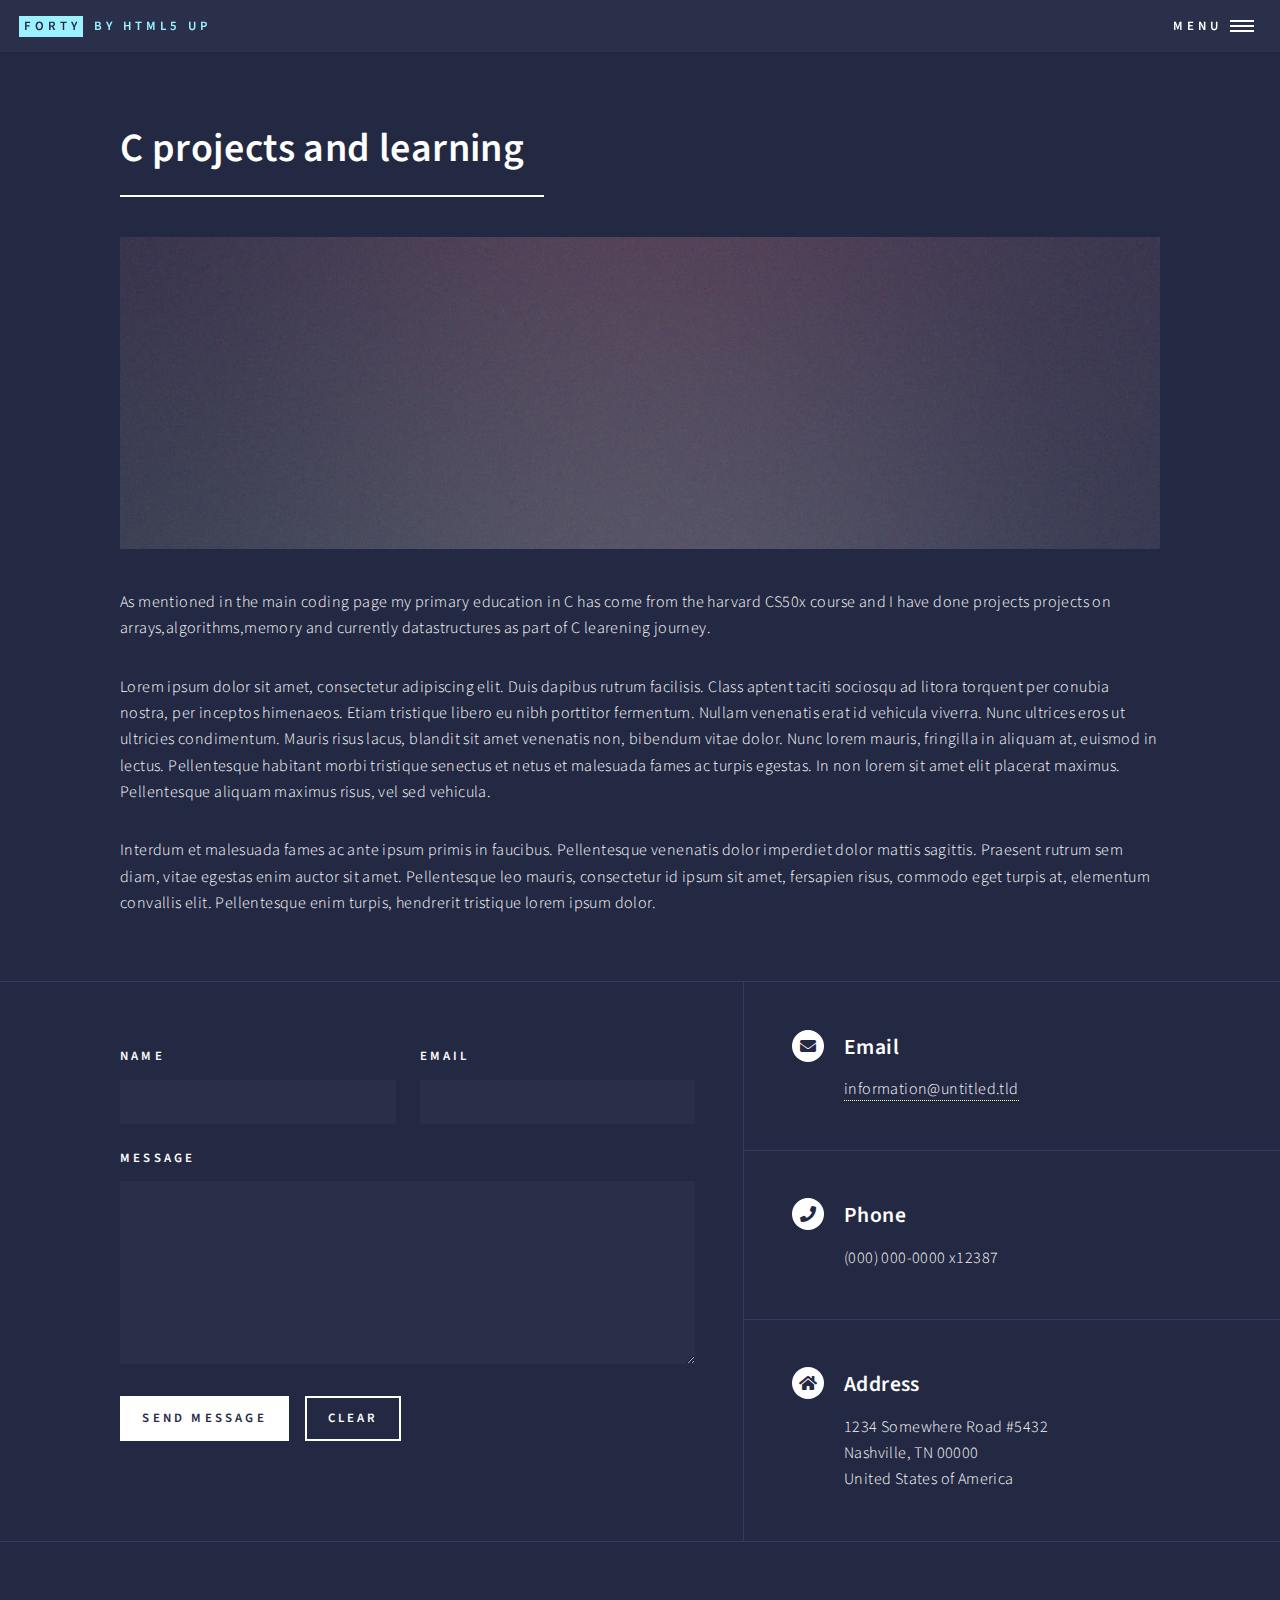
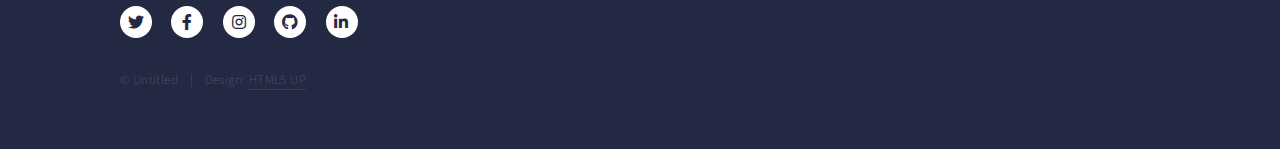
<file: Portfolio/C-details.html>
<!DOCTYPE HTML>
<!--
	Forty by HTML5 UP
	html5up.net | @ajlkn
	Free for personal and commercial use under the CCA 3.0 license (html5up.net/license)
-->
<html>
	<head>
		<title>Generic - Forty by HTML5 UP</title>
		<meta charset="utf-8" />
		<meta name="viewport" content="width=device-width, initial-scale=1, user-scalable=no" />
		<link rel="stylesheet" href="assets/css/main.css" />
		<noscript><link rel="stylesheet" href="assets/css/noscript.css" /></noscript>
	</head>
	<body class="is-preload">

		<!-- Wrapper -->
			<div id="wrapper">

				<!-- Header -->
					<header id="header">
						<a href="index.html" class="logo"><strong>Forty</strong> <span>by HTML5 UP</span></a>
						<nav>
							<a href="#menu">Menu</a>
						</nav>
					</header>

				<!-- Menu -->
					<nav id="menu">
						<ul class="links">
							<li><a href="index.html">Home</a></li>
							<li><a href="landing.html">Landing</a></li>
							<li><a href="generic.html">Generic</a></li>
							<li><a href="elements.html">Elements</a></li>
						</ul>
						<ul class="actions stacked">
							<li><a href="#" class="button primary fit">Get Started</a></li>
							<li><a href="#" class="button fit">Log In</a></li>
						</ul>
					</nav>

				<!-- Main -->
					<div id="main" class="alt">

						<!-- One -->
							<section id="one">
								<div class="inner">
									<header class="major">
										<h1>C projects and learning</h1>
									</header>
									<span class="image main"><img src="images/pic11.jpg" alt="" /></span>
									<p>As mentioned in the main coding page my primary education in C has come from the harvard CS50x course and I have done projects projects on arrays,algorithms,memory and currently datastructures as part of C learening journey.</p>
									<p>Lorem ipsum dolor sit amet, consectetur adipiscing elit. Duis dapibus rutrum facilisis. Class aptent taciti sociosqu ad litora torquent per conubia nostra, per inceptos himenaeos. Etiam tristique libero eu nibh porttitor fermentum. Nullam venenatis erat id vehicula viverra. Nunc ultrices eros ut ultricies condimentum. Mauris risus lacus, blandit sit amet venenatis non, bibendum vitae dolor. Nunc lorem mauris, fringilla in aliquam at, euismod in lectus. Pellentesque habitant morbi tristique senectus et netus et malesuada fames ac turpis egestas. In non lorem sit amet elit placerat maximus. Pellentesque aliquam maximus risus, vel sed vehicula.</p>
									<p>Interdum et malesuada fames ac ante ipsum primis in faucibus. Pellentesque venenatis dolor imperdiet dolor mattis sagittis. Praesent rutrum sem diam, vitae egestas enim auctor sit amet. Pellentesque leo mauris, consectetur id ipsum sit amet, fersapien risus, commodo eget turpis at, elementum convallis elit. Pellentesque enim turpis, hendrerit tristique lorem ipsum dolor.</p>
								</div>
							</section>

					</div>

				<!-- Contact -->
					<section id="contact">
						<div class="inner">
							<section>
								<form method="post" action="#">
									<div class="fields">
										<div class="field half">
											<label for="name">Name</label>
											<input type="text" name="name" id="name" />
										</div>
										<div class="field half">
											<label for="email">Email</label>
											<input type="text" name="email" id="email" />
										</div>
										<div class="field">
											<label for="message">Message</label>
											<textarea name="message" id="message" rows="6"></textarea>
										</div>
									</div>
									<ul class="actions">
										<li><input type="submit" value="Send Message" class="primary" /></li>
										<li><input type="reset" value="Clear" /></li>
									</ul>
								</form>
							</section>
							<section class="split">
								<section>
									<div class="contact-method">
										<span class="icon solid alt fa-envelope"></span>
										<h3>Email</h3>
										<a href="#">information@untitled.tld</a>
									</div>
								</section>
								<section>
									<div class="contact-method">
										<span class="icon solid alt fa-phone"></span>
										<h3>Phone</h3>
										<span>(000) 000-0000 x12387</span>
									</div>
								</section>
								<section>
									<div class="contact-method">
										<span class="icon solid alt fa-home"></span>
										<h3>Address</h3>
										<span>1234 Somewhere Road #5432<br />
										Nashville, TN 00000<br />
										United States of America</span>
									</div>
								</section>
							</section>
						</div>
					</section>

				<!-- Footer -->
					<footer id="footer">
						<div class="inner">
							<ul class="icons">
								<li><a href="#" class="icon brands alt fa-twitter"><span class="label">Twitter</span></a></li>
								<li><a href="#" class="icon brands alt fa-facebook-f"><span class="label">Facebook</span></a></li>
								<li><a href="#" class="icon brands alt fa-instagram"><span class="label">Instagram</span></a></li>
								<li><a href="#" class="icon brands alt fa-github"><span class="label">GitHub</span></a></li>
								<li><a href="#" class="icon brands alt fa-linkedin-in"><span class="label">LinkedIn</span></a></li>
							</ul>
							<ul class="copyright">
								<li>&copy; Untitled</li><li>Design: <a href="https://html5up.net">HTML5 UP</a></li>
							</ul>
						</div>
					</footer>

			</div>

		<!-- Scripts -->
			<script src="assets/js/jquery.min.js"></script>
			<script src="assets/js/jquery.scrolly.min.js"></script>
			<script src="assets/js/jquery.scrollex.min.js"></script>
			<script src="assets/js/browser.min.js"></script>
			<script src="assets/js/breakpoints.min.js"></script>
			<script src="assets/js/util.js"></script>
			<script src="assets/js/main.js"></script>

	</body>
</html>
</file>
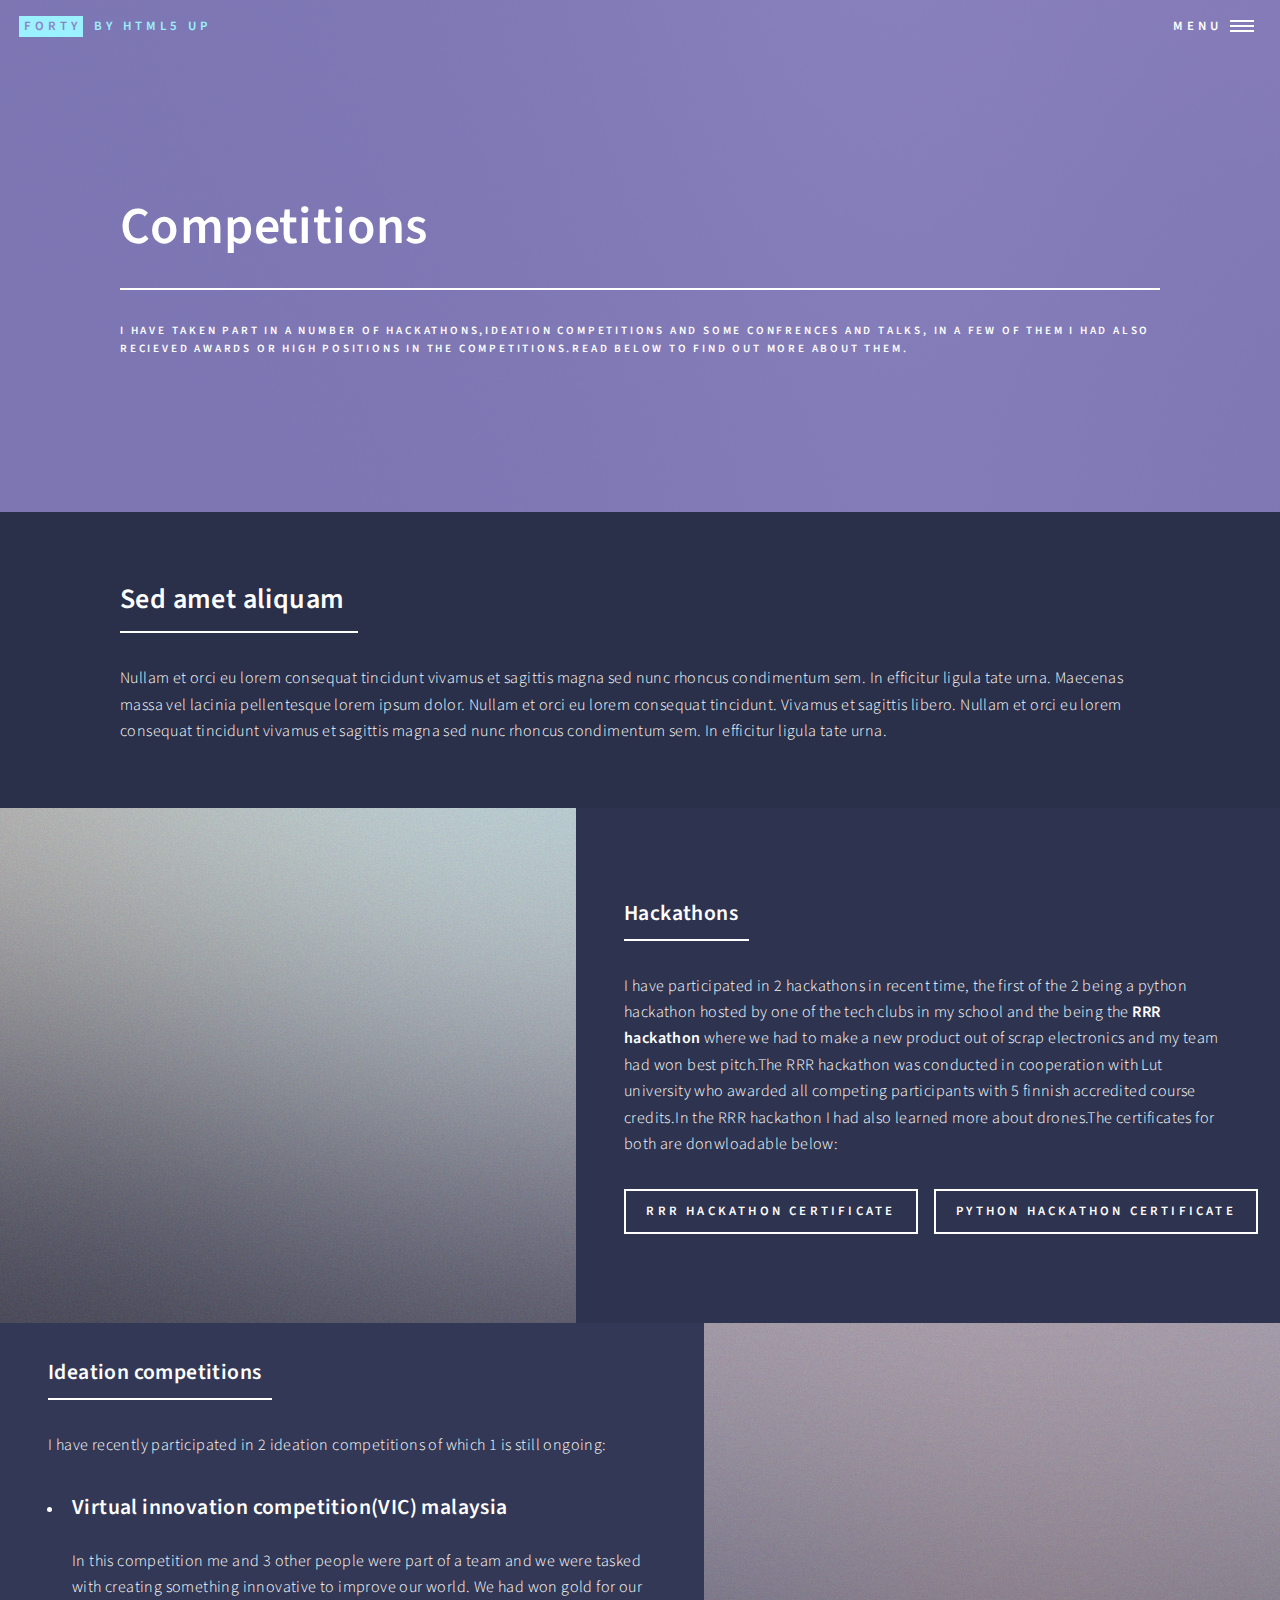
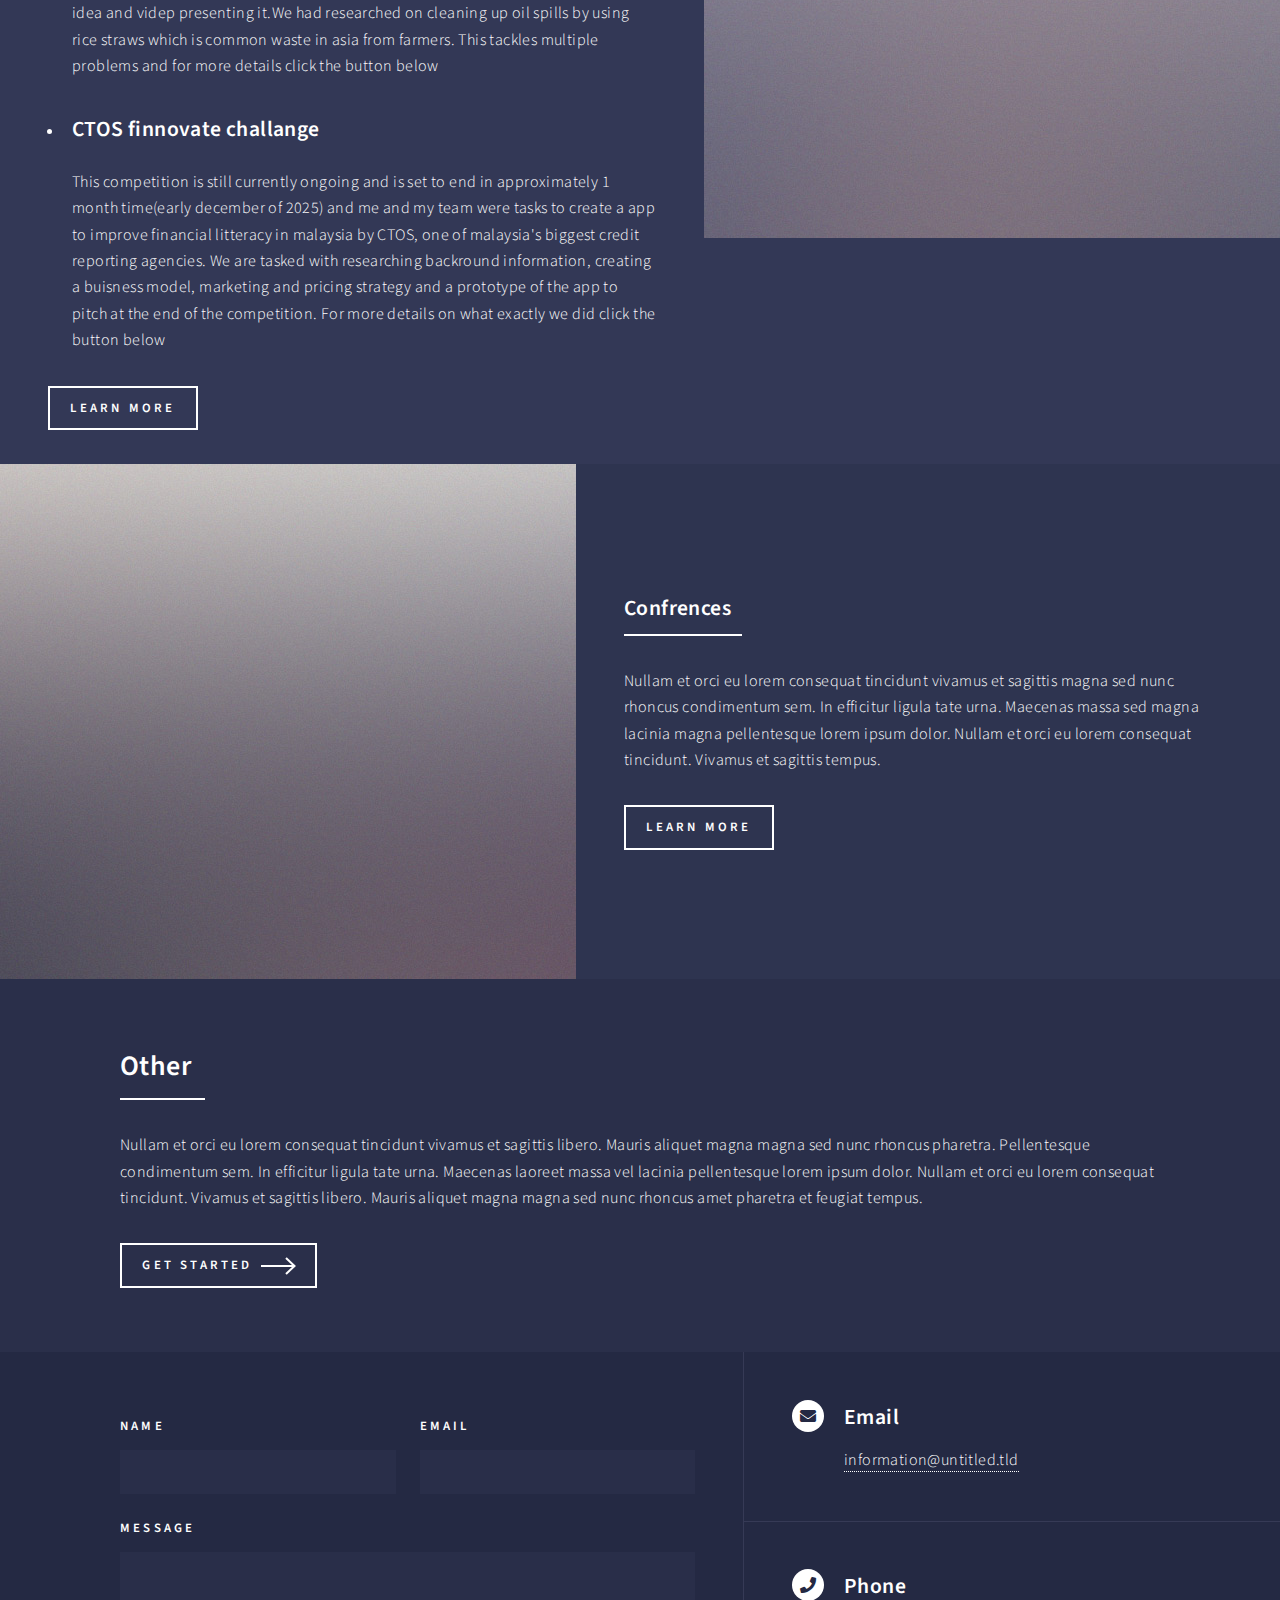
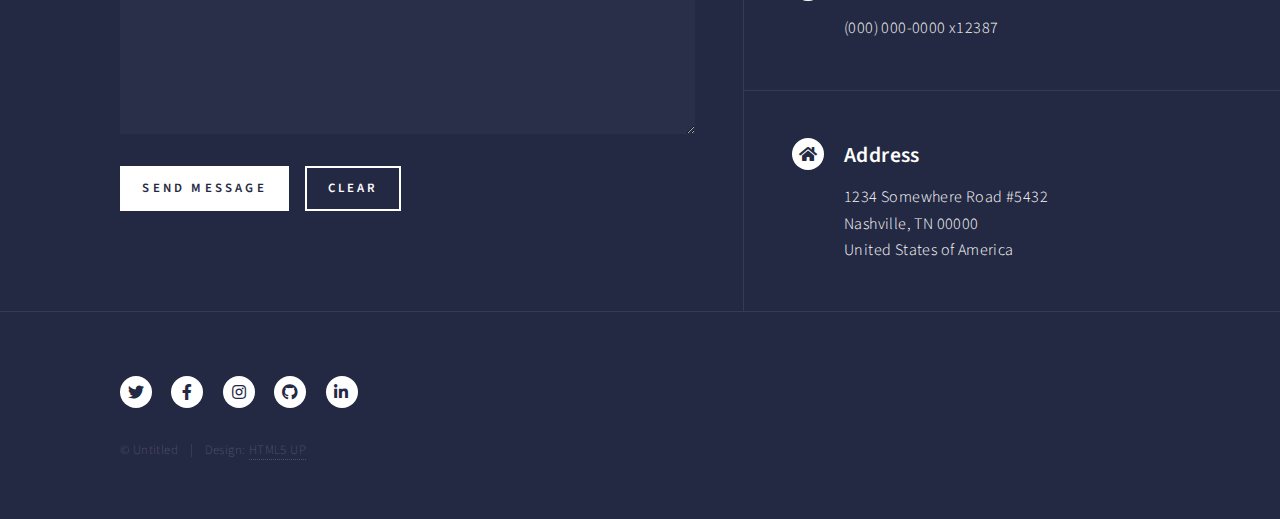
<file: Portfolio/Competitions.html>
<!DOCTYPE HTML>
<!--
	Forty by HTML5 UP
	html5up.net | @ajlkn
	Free for personal and commercial use under the CCA 3.0 license (html5up.net/license)
-->
<html>
	<head>
		<title>Landing - Forty by HTML5 UP</title>
		<meta charset="utf-8" />
		<meta name="viewport" content="width=device-width, initial-scale=1, user-scalable=no" />
		<link rel="stylesheet" href="assets/css/main.css" />
		<noscript><link rel="stylesheet" href="assets/css/noscript.css" /></noscript>
	</head>
	<body class="is-preload">

		<!-- Wrapper -->
			<div id="wrapper">

				<!-- Header -->
				<!-- Note: The "styleN" class below should match that of the banner element. -->
					<header id="header" class="alt style2">
						<a href="index.html" class="logo"><strong>Forty</strong> <span>by HTML5 UP</span></a>
						<nav>
							<a href="#menu">Menu</a>
						</nav>
					</header>

				<!-- Menu -->
					<nav id="menu">
						<ul class="links">
							<li><a href="index.html">Home</a></li>
							<li><a href="landing.html">Landing</a></li>
							<li><a href="generic.html">Generic</a></li>
							<li><a href="elements.html">Elements</a></li>
						</ul>
						<ul class="actions stacked">
							<li><a href="#" class="button primary fit">Get Started</a></li>
						</ul>
					</nav>

				<!-- Banner -->
				<!-- Note: The "styleN" class below should match that of the header element. -->
					<section id="banner" class="style2">
						<div class="inner">
							<span class="image">
								<img src="images/pic07.jpg" alt="" />
							</span>
							<header class="major">
								<h1>Competitions</h1>
							</header>
							<div class="content">
								<p>I have taken part in a number of hackathons,ideation competitions and some confrences and talks, in a few of them I had also recieved awards or high positions in the competitions.Read below to find out more about them.</p>
							</div>
						</div>
					</section>

				<!-- Main -->
					<div id="main">

						<!-- One -->
							<section id="one">
								<div class="inner">
									<header class="major">
										<h2>Sed amet aliquam</h2>
									</header>
									<p>Nullam et orci eu lorem consequat tincidunt vivamus et sagittis magna sed nunc rhoncus condimentum sem. In efficitur ligula tate urna. Maecenas massa vel lacinia pellentesque lorem ipsum dolor. Nullam et orci eu lorem consequat tincidunt. Vivamus et sagittis libero. Nullam et orci eu lorem consequat tincidunt vivamus et sagittis magna sed nunc rhoncus condimentum sem. In efficitur ligula tate urna.</p>
								</div>
							</section>

						<!-- Two -->
							<section id="two" class="spotlights">
								<section>
									<a href="generic.html" class="image">
										<img src="images/pic08.jpg" alt="" data-position="center center" />
									</a>
									<div class="content">
										<div class="inner">
											<header class="major">
												<h3>Hackathons</h3>
											</header>
											<p>I have participated in 2 hackathons in recent time, the first of the 2 being a python hackathon hosted by one of the tech clubs in my school and the  being the <b>RRR hackathon</b>  where we had to make a new product out of scrap electronics and my team had won best pitch.The RRR hackathon was conducted in cooperation with Lut university who awarded all competing participants with 5 finnish accredited course credits.In the RRR hackathon I had also learned more about drones.The certificates for both are donwloadable below:</p>
											<ul class="actions">
												<li><a href="generic.html" class="button">RRR hackathon certificate</a></li>
												<li><a href="generic.html" class="button">Python hackathon certificate</a></li>
											</ul>
										</div>
									</div>
								</section>
								<section>
									<a href="generic.html" class="image">
										<img src="images/pic09.jpg" alt="" data-position="top center" />
									</a>
									<div class="content">
										<div class="inner">
											<header class="major">
												<h3>Ideation competitions</h3>
											</header>
											<p>I have recently participated in 2 ideation competitions of which 1 is still ongoing:</p>
											<ul>
												<li><h3>Virtual innovation competition(VIC) malaysia</h3>
													<p>In this competition me and 3 other people were part of a team and we were tasked with creating something innovative to improve our world. We had won gold for our idea and videp presenting it.We had researched on cleaning up oil spills by using rice straws which is common waste in asia from farmers. This tackles multiple problems and for more details click the button below</p>
												</li>
												<li><h3>CTOS finnovate challange</h3>
													<p>This competition is still currently ongoing and is set to end in approximately 1 month time(early december of 2025) and me and my team were tasks to create a app to improve financial litteracy in malaysia by CTOS, one of malaysia's biggest credit reporting agencies. We are tasked with researching backround information, creating a buisness model, marketing and pricing strategy and a prototype of the app to pitch at the end of the competition. For more details on what exactly we did click the button below</p>
												</li>

											</ul>
											<!-- <details>
												<summary style="margin-bottom: 20px;">Virtual inovation competition(VIC) malaysia</summary>
												<p>words</p>
											</details>
											<details>
												<summary style="margin-bottom: 30px;">CTOS finnovate challange</summary>
												<p>words</p>
											</details> -->
											<ul class="actions">
												<li><a href="generic.html" class="button">Learn more</a></li>
											</ul>
										</div>
									</div>
								</section>
								<section>
									<a href="generic.html" class="image">
										<img src="images/pic10.jpg" alt="" data-position="25% 25%" />
									</a>
									<div class="content">
										<div class="inner">
											<header class="major">
												<h3>Confrences</h3>
											</header>
											<p>Nullam et orci eu lorem consequat tincidunt vivamus et sagittis magna sed nunc rhoncus condimentum sem. In efficitur ligula tate urna. Maecenas massa sed magna lacinia magna pellentesque lorem ipsum dolor. Nullam et orci eu lorem consequat tincidunt. Vivamus et sagittis tempus.</p>
											<ul class="actions">
												<li><a href="generic.html" class="button">Learn more</a></li>
											</ul>
										</div>
									</div>
								</section>
							</section>

						<!-- Three -->
							<section id="three">
								<div class="inner">
									<header class="major">
										<h2>Other</h2>
									</header>
									<p>Nullam et orci eu lorem consequat tincidunt vivamus et sagittis libero. Mauris aliquet magna magna sed nunc rhoncus pharetra. Pellentesque condimentum sem. In efficitur ligula tate urna. Maecenas laoreet massa vel lacinia pellentesque lorem ipsum dolor. Nullam et orci eu lorem consequat tincidunt. Vivamus et sagittis libero. Mauris aliquet magna magna sed nunc rhoncus amet pharetra et feugiat tempus.</p>
									<ul class="actions">
										<li><a href="generic.html" class="button next">Get Started</a></li>
									</ul>
								</div>
							</section>

					</div>

				<!-- Contact -->
					<section id="contact">
						<div class="inner">
							<section>
								<form method="post" action="#">
									<div class="fields">
										<div class="field half">
											<label for="name">Name</label>
											<input type="text" name="name" id="name" />
										</div>
										<div class="field half">
											<label for="email">Email</label>
											<input type="text" name="email" id="email" />
										</div>
										<div class="field">
											<label for="message">Message</label>
											<textarea name="message" id="message" rows="6"></textarea>
										</div>
									</div>
									<ul class="actions">
										<li><input type="submit" value="Send Message" class="primary" /></li>
										<li><input type="reset" value="Clear" /></li>
									</ul>
								</form>
							</section>
							<section class="split">
								<section>
									<div class="contact-method">
										<span class="icon solid alt fa-envelope"></span>
										<h3>Email</h3>
										<a href="#">information@untitled.tld</a>
									</div>
								</section>
								<section>
									<div class="contact-method">
										<span class="icon solid alt fa-phone"></span>
										<h3>Phone</h3>
										<span>(000) 000-0000 x12387</span>
									</div>
								</section>
								<section>
									<div class="contact-method">
										<span class="icon solid alt fa-home"></span>
										<h3>Address</h3>
										<span>1234 Somewhere Road #5432<br />
										Nashville, TN 00000<br />
										United States of America</span>
									</div>
								</section>
							</section>
						</div>
					</section>

				<!-- Footer -->
					<footer id="footer">
						<div class="inner">
							<ul class="icons">
								<li><a href="#" class="icon brands alt fa-twitter"><span class="label">Twitter</span></a></li>
								<li><a href="#" class="icon brands alt fa-facebook-f"><span class="label">Facebook</span></a></li>
								<li><a href="#" class="icon brands alt fa-instagram"><span class="label">Instagram</span></a></li>
								<li><a href="#" class="icon brands alt fa-github"><span class="label">GitHub</span></a></li>
								<li><a href="#" class="icon brands alt fa-linkedin-in"><span class="label">LinkedIn</span></a></li>
							</ul>
							<ul class="copyright">
								<li>&copy; Untitled</li><li>Design: <a href="https://html5up.net">HTML5 UP</a></li>
							</ul>
						</div>
					</footer>

			</div>

		<!-- Scripts -->
			<script src="assets/js/jquery.min.js"></script>
			<script src="assets/js/jquery.scrolly.min.js"></script>
			<script src="assets/js/jquery.scrollex.min.js"></script>
			<script src="assets/js/browser.min.js"></script>
			<script src="assets/js/breakpoints.min.js"></script>
			<script src="assets/js/util.js"></script>
			<script src="assets/js/main.js"></script>

	</body>
</html>
</file>
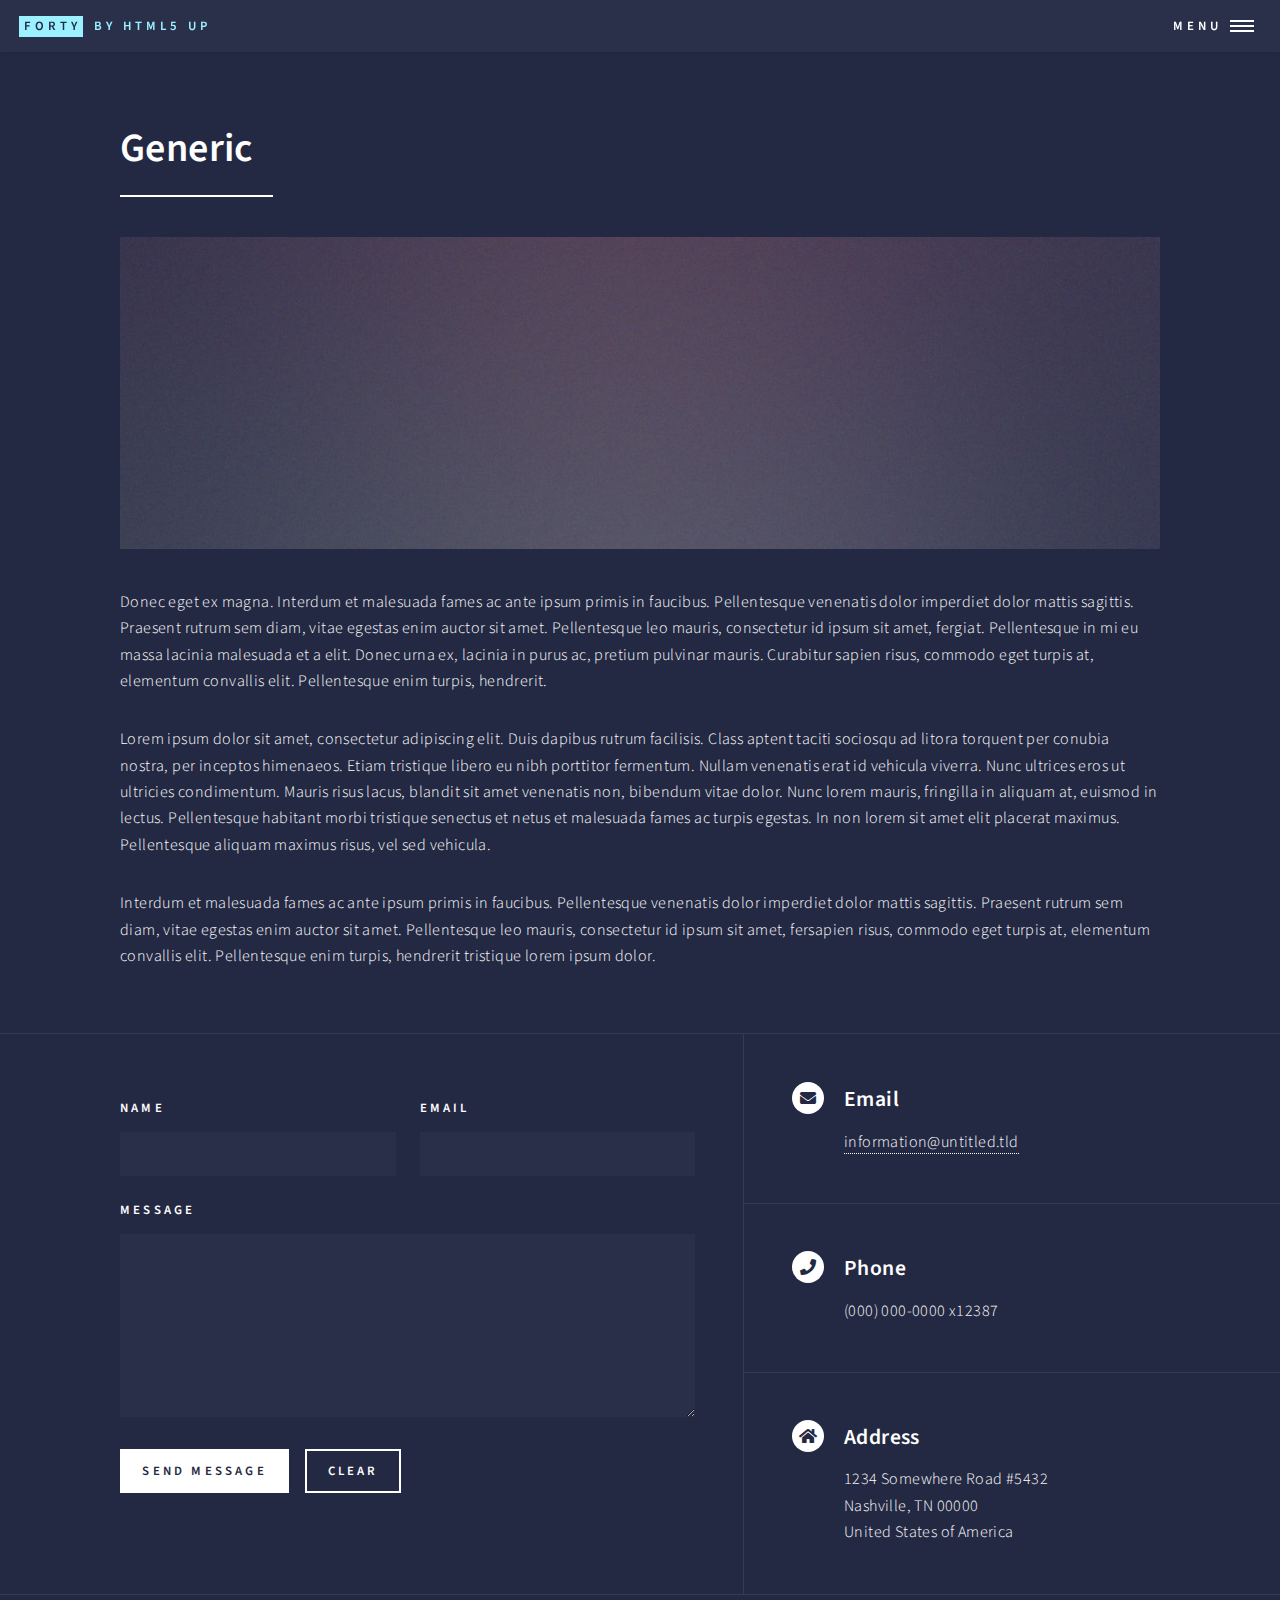
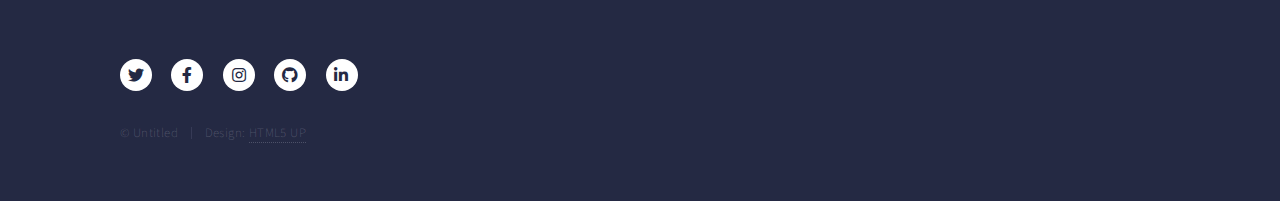
<file: Portfolio/education-subpage.html>
<!DOCTYPE HTML>
<!--
	Forty by HTML5 UP
	html5up.net | @ajlkn
	Free for personal and commercial use under the CCA 3.0 license (html5up.net/license)
-->
<html>
	<head>
		<title>Generic - Forty by HTML5 UP</title>
		<meta charset="utf-8" />
		<meta name="viewport" content="width=device-width, initial-scale=1, user-scalable=no" />
		<link rel="stylesheet" href="assets/css/main.css" />
		<noscript><link rel="stylesheet" href="assets/css/noscript.css" /></noscript>
	</head>
	<body class="is-preload">

		<!-- Wrapper -->
			<div id="wrapper">

				<!-- Header -->
					<header id="header">
						<a href="index.html" class="logo"><strong>Forty</strong> <span>by HTML5 UP</span></a>
						<nav>
							<a href="#menu">Menu</a>
						</nav>
					</header>

				<!-- Menu -->
					<nav id="menu">
						<ul class="links">
							<li><a href="index.html">Home</a></li>
							<li><a href="landing.html">Landing</a></li>
							<li><a href="generic.html">Generic</a></li>
							<li><a href="elements.html">Elements</a></li>
						</ul>
						<ul class="actions stacked">
							<li><a href="#" class="button primary fit">Get Started</a></li>
							<li><a href="#" class="button fit">Log In</a></li>
						</ul>
					</nav>

				<!-- Main -->
					<div id="main" class="alt">

						<!-- One -->
							<section id="one">
								<div class="inner">
									<header class="major">
										<h1>Generic</h1>
									</header>
									<span class="image main"><img src="images/pic11.jpg" alt="" /></span>
									<p>Donec eget ex magna. Interdum et malesuada fames ac ante ipsum primis in faucibus. Pellentesque venenatis dolor imperdiet dolor mattis sagittis. Praesent rutrum sem diam, vitae egestas enim auctor sit amet. Pellentesque leo mauris, consectetur id ipsum sit amet, fergiat. Pellentesque in mi eu massa lacinia malesuada et a elit. Donec urna ex, lacinia in purus ac, pretium pulvinar mauris. Curabitur sapien risus, commodo eget turpis at, elementum convallis elit. Pellentesque enim turpis, hendrerit.</p>
									<p>Lorem ipsum dolor sit amet, consectetur adipiscing elit. Duis dapibus rutrum facilisis. Class aptent taciti sociosqu ad litora torquent per conubia nostra, per inceptos himenaeos. Etiam tristique libero eu nibh porttitor fermentum. Nullam venenatis erat id vehicula viverra. Nunc ultrices eros ut ultricies condimentum. Mauris risus lacus, blandit sit amet venenatis non, bibendum vitae dolor. Nunc lorem mauris, fringilla in aliquam at, euismod in lectus. Pellentesque habitant morbi tristique senectus et netus et malesuada fames ac turpis egestas. In non lorem sit amet elit placerat maximus. Pellentesque aliquam maximus risus, vel sed vehicula.</p>
									<p>Interdum et malesuada fames ac ante ipsum primis in faucibus. Pellentesque venenatis dolor imperdiet dolor mattis sagittis. Praesent rutrum sem diam, vitae egestas enim auctor sit amet. Pellentesque leo mauris, consectetur id ipsum sit amet, fersapien risus, commodo eget turpis at, elementum convallis elit. Pellentesque enim turpis, hendrerit tristique lorem ipsum dolor.</p>
								</div>
							</section>

					</div>

				<!-- Contact -->
					<section id="contact">
						<div class="inner">
							<section>
								<form method="post" action="#">
									<div class="fields">
										<div class="field half">
											<label for="name">Name</label>
											<input type="text" name="name" id="name" />
										</div>
										<div class="field half">
											<label for="email">Email</label>
											<input type="text" name="email" id="email" />
										</div>
										<div class="field">
											<label for="message">Message</label>
											<textarea name="message" id="message" rows="6"></textarea>
										</div>
									</div>
									<ul class="actions">
										<li><input type="submit" value="Send Message" class="primary" /></li>
										<li><input type="reset" value="Clear" /></li>
									</ul>
								</form>
							</section>
							<section class="split">
								<section>
									<div class="contact-method">
										<span class="icon solid alt fa-envelope"></span>
										<h3>Email</h3>
										<a href="#">information@untitled.tld</a>
									</div>
								</section>
								<section>
									<div class="contact-method">
										<span class="icon solid alt fa-phone"></span>
										<h3>Phone</h3>
										<span>(000) 000-0000 x12387</span>
									</div>
								</section>
								<section>
									<div class="contact-method">
										<span class="icon solid alt fa-home"></span>
										<h3>Address</h3>
										<span>1234 Somewhere Road #5432<br />
										Nashville, TN 00000<br />
										United States of America</span>
									</div>
								</section>
							</section>
						</div>
					</section>

				<!-- Footer -->
					<footer id="footer">
						<div class="inner">
							<ul class="icons">
								<li><a href="#" class="icon brands alt fa-twitter"><span class="label">Twitter</span></a></li>
								<li><a href="#" class="icon brands alt fa-facebook-f"><span class="label">Facebook</span></a></li>
								<li><a href="#" class="icon brands alt fa-instagram"><span class="label">Instagram</span></a></li>
								<li><a href="#" class="icon brands alt fa-github"><span class="label">GitHub</span></a></li>
								<li><a href="#" class="icon brands alt fa-linkedin-in"><span class="label">LinkedIn</span></a></li>
							</ul>
							<ul class="copyright">
								<li>&copy; Untitled</li><li>Design: <a href="https://html5up.net">HTML5 UP</a></li>
							</ul>
						</div>
					</footer>

			</div>

		<!-- Scripts -->
			<script src="assets/js/jquery.min.js"></script>
			<script src="assets/js/jquery.scrolly.min.js"></script>
			<script src="assets/js/jquery.scrollex.min.js"></script>
			<script src="assets/js/browser.min.js"></script>
			<script src="assets/js/breakpoints.min.js"></script>
			<script src="assets/js/util.js"></script>
			<script src="assets/js/main.js"></script>

	</body>
</html>
</file>
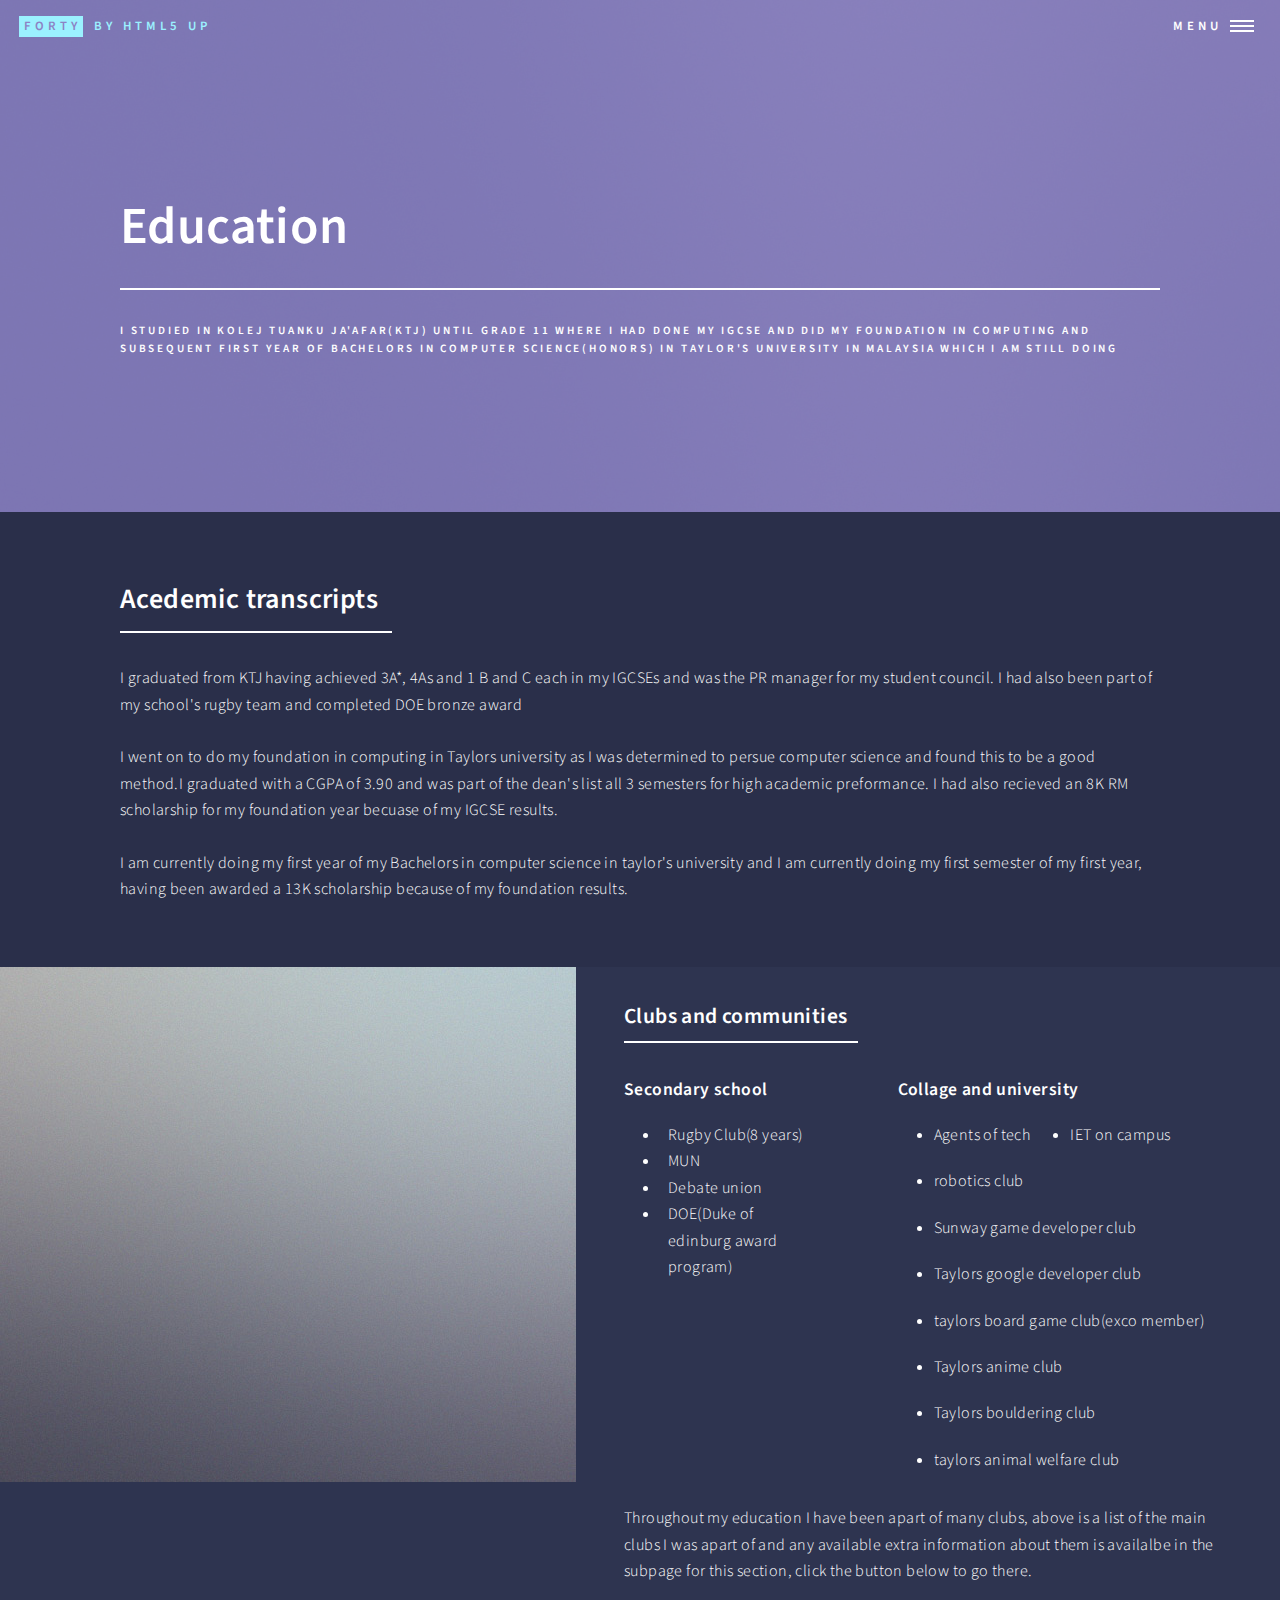
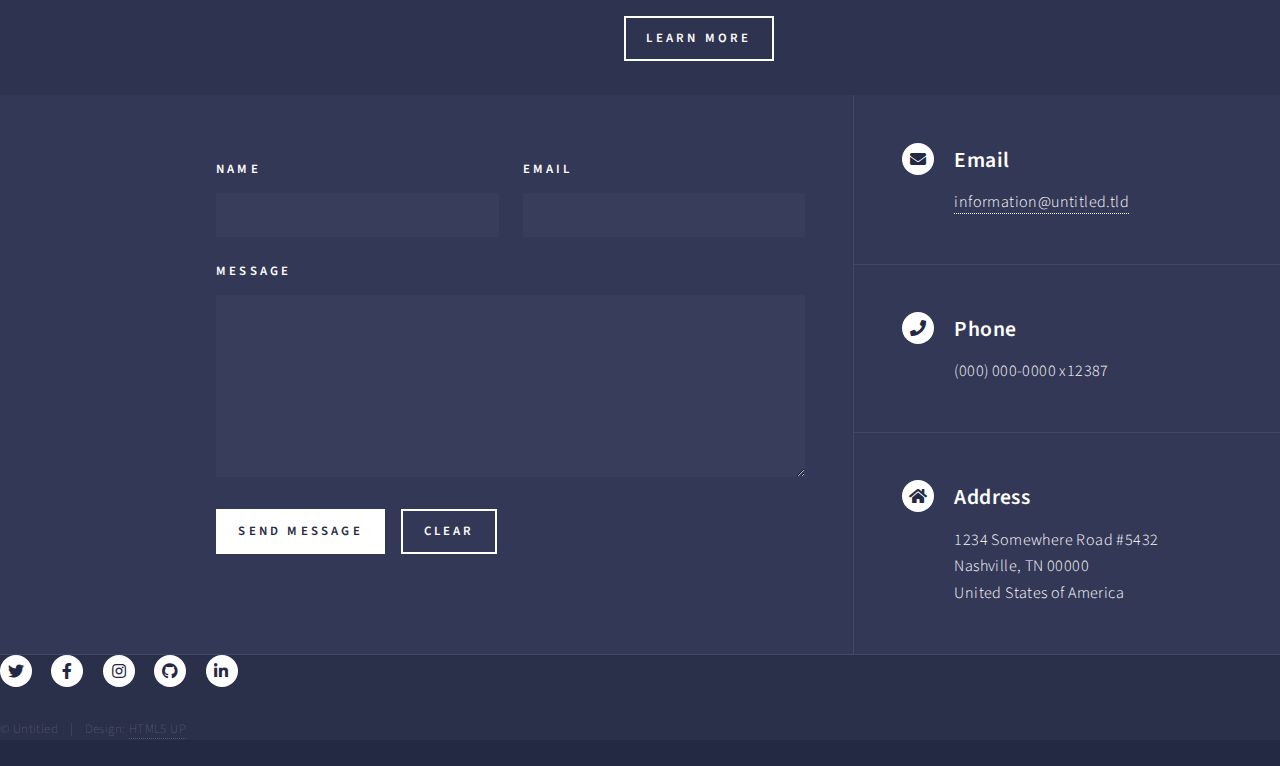
<file: Portfolio/education.html>
<!DOCTYPE HTML>
<!--
	Forty by HTML5 UP
	html5up.net | @ajlkn
	Free for personal and commercial use under the CCA 3.0 license (html5up.net/license)
-->
<html>
	<head>
		<title>Landing - Forty by HTML5 UP</title>
		<meta charset="utf-8" />
		<meta name="viewport" content="width=device-width, initial-scale=1, user-scalable=no" />
		<link rel="stylesheet" href="assets/css/main.css" />
		<noscript><link rel="stylesheet" href="assets/css/noscript.css" /></noscript>
	</head>
	<body class="is-preload">

		<!-- Wrapper -->
			<div id="wrapper">

				<!-- Header -->
				<!-- Note: The "styleN" class below should match that of the banner element. -->
					<header id="header" class="alt style2">
						<a href="index.html" class="logo"><strong>Forty</strong> <span>by HTML5 UP</span></a>
						<nav>
							<a href="#menu">Menu</a>
						</nav>
					</header>

				<!-- Menu -->
					<nav id="menu">
						<ul class="links">
							<li><a href="index.html">Home</a></li>
							<li><a href="landing.html">Landing</a></li>
							<li><a href="generic.html">Generic</a></li>
							<li><a href="elements.html">Elements</a></li>
						</ul>
						<ul class="actions stacked">
							<li><a href="#" class="button primary fit">Get Started</a></li>
						</ul>
					</nav>

				<!-- Banner -->
				<!-- Note: The "styleN" class below should match that of the header element. -->
					<section id="banner" class="style2">
						<div class="inner">
							<span class="image">
								<img src="images/pic07.jpg" alt="" />
							</span>
							<header class="major">
								<h1>Education</h1>
							</header>
							<div class="content">
								<p>I studied in Kolej Tuanku Ja'afar(KTJ) until grade 11 where I had done my IGCSE and did my foundation in computing and subsequent first year of bachelors in computer science(honors) in Taylor's university in Malaysia which I am still doing</p>
							</div>
						</div>
					</section>

				<!-- Main -->
					<div id="main">

						<!-- One -->
							<section id="one">
								<div class="inner">
									<header class="major">
										<h2>Acedemic transcripts</h2>
									</header>
									<p>I graduated from KTJ having achieved 3A*, 4As and 1 B and C each in my IGCSEs and was the PR manager for my student council. I had also been part of my school's rugby team and completed DOE bronze award
										<br><br>
										I went on to do my foundation in computing in Taylors university as I was determined to persue computer science and found this to be a good method.I graduated with a CGPA of 3.90 and was part of the dean's list all 3 semesters for high academic preformance. I had also recieved an 8K RM scholarship for my foundation year becuase of my IGCSE results.
										<br><br>
										I am currently doing my first year of my Bachelors in computer science in taylor's university and I am currently doing my first semester of my first year, having been awarded a 13K scholarship because of my foundation results.
									</p>
								</div>
							</section>

						<!-- Two -->
							<section id="two" class="spotlights">
								<section>
									<a href="generic.html" class="image">
										<img src="images/pic08.jpg" alt="" data-position="center center" />
									</a>
									<div class="content">
										<div class="inner">
											<header class="major">
												<h3>Clubs and communities</h3>
											</header>
											<div class="horizontal-lists">
												<div>
													<H4>Secondary school</H4>
													<ul>
														<li>Rugby Club(8 years)</li>
														<li>MUN</li>
														<li>Debate union</li>
														<Li>DOE(Duke of edinburg award program)</Li>
													</ul>
												</div>
												<div >
													<h4>Collage and university</h4>
													<ul class="horizontal-long-list">
														<li>Agents of tech</li>
														<li>IET on campus</li>
														<li>robotics club</li>
														<li>Sunway game developer club</li>
														<li>Taylors google developer club</li>
														<li>taylors board game club(exco member)</li>
														<li>Taylors anime club</li>
														<li>Taylors bouldering club</li>
														<li>taylors animal welfare club</li>
													</ul>
												</div>
											</div>
											
											<p>Throughout my education I have been apart of many clubs, above is a list of the main clubs I was apart of and any available extra information about them is availalbe in the subpage for this section, click the button below to go there. </p>
											<ul class="actions">
												<li><a href="education-subpage.html" class="button">Learn more</a></li>
											</ul>
										</div>
									</div>
								</section>
								<!-- <section>
									<a href="generic.html" class="image">
										<img src="images/pic09.jpg" alt="" data-position="top center" />
									</a>
									<div class="content">
										<div class="inner">
											<header class="major">
												<h3>Rhoncus magna</h3>
											</header>
											<p>Nullam et orci eu lorem consequat tincidunt vivamus et sagittis magna sed nunc rhoncus condimentum sem. In efficitur ligula tate urna. Maecenas massa sed magna lacinia magna pellentesque lorem ipsum dolor. Nullam et orci eu lorem consequat tincidunt. Vivamus et sagittis tempus.</p>
											<ul class="actions">
												<li><a href="generic.html" class="button">Learn more</a></li>
											</ul>
										</div>
									</div>
								</section>
								<section>
									<a href="generic.html" class="image">
										<img src="images/pic10.jpg" alt="" data-position="25% 25%" />
									</a>
									<div class="content">
										<div class="inner">
											<header class="major">
												<h3>Sed nunc ligula</h3>
											</header>
											<p>Nullam et orci eu lorem consequat tincidunt vivamus et sagittis magna sed nunc rhoncus condimentum sem. In efficitur ligula tate urna. Maecenas massa sed magna lacinia magna pellentesque lorem ipsum dolor. Nullam et orci eu lorem consequat tincidunt. Vivamus et sagittis tempus.</p>
											<ul class="actions">
												<li><a href="generic.html" class="button">Learn more</a></li>
											</ul>
										</div>
									</div>
								</section>
							</section> -->

						<!-- Three -->
							<!-- <section id="three">
								<div class="inner">
									<header class="major">
										<h2>Massa libero</h2>
									</header>
									<p>Nullam et orci eu lorem consequat tincidunt vivamus et sagittis libero. Mauris aliquet magna magna sed nunc rhoncus pharetra. Pellentesque condimentum sem. In efficitur ligula tate urna. Maecenas laoreet massa vel lacinia pellentesque lorem ipsum dolor. Nullam et orci eu lorem consequat tincidunt. Vivamus et sagittis libero. Mauris aliquet magna magna sed nunc rhoncus amet pharetra et feugiat tempus.</p>
									<ul class="actions">
										<li><a href="generic.html" class="button next">Get Started</a></li>
									</ul>
								</div>
							</section>

					</div> -->

				<!-- Contact -->
					<section id="contact">
						<div class="inner">
							<section>
								<form method="post" action="#">
									<div class="fields">
										<div class="field half">
											<label for="name">Name</label>
											<input type="text" name="name" id="name" />
										</div>
										<div class="field half">
											<label for="email">Email</label>
											<input type="text" name="email" id="email" />
										</div>
										<div class="field">
											<label for="message">Message</label>
											<textarea name="message" id="message" rows="6"></textarea>
										</div>
									</div>
									<ul class="actions">
										<li><input type="submit" value="Send Message" class="primary" /></li>
										<li><input type="reset" value="Clear" /></li>
									</ul>
								</form>
							</section>
							<section class="split">
								<section>
									<div class="contact-method">
										<span class="icon solid alt fa-envelope"></span>
										<h3>Email</h3>
										<a href="#">information@untitled.tld</a>
									</div>
								</section>
								<section>
									<div class="contact-method">
										<span class="icon solid alt fa-phone"></span>
										<h3>Phone</h3>
										<span>(000) 000-0000 x12387</span>
									</div>
								</section>
								<section>
									<div class="contact-method">
										<span class="icon solid alt fa-home"></span>
										<h3>Address</h3>
										<span>1234 Somewhere Road #5432<br />
										Nashville, TN 00000<br />
										United States of America</span>
									</div>
								</section>
							</section>
						</div>
					</section>

				<!-- Footer -->
					<footer id="footer">
						<div class="inner">
							<ul class="icons">
								<li><a href="#" class="icon brands alt fa-twitter"><span class="label">Twitter</span></a></li>
								<li><a href="#" class="icon brands alt fa-facebook-f"><span class="label">Facebook</span></a></li>
								<li><a href="#" class="icon brands alt fa-instagram"><span class="label">Instagram</span></a></li>
								<li><a href="#" class="icon brands alt fa-github"><span class="label">GitHub</span></a></li>
								<li><a href="#" class="icon brands alt fa-linkedin-in"><span class="label">LinkedIn</span></a></li>
							</ul>
							<ul class="copyright">
								<li>&copy; Untitled</li><li>Design: <a href="https://html5up.net">HTML5 UP</a></li>
							</ul>
						</div>
					</footer>

			</div>

		<!-- Scripts -->
			<script src="assets/js/jquery.min.js"></script>
			<script src="assets/js/jquery.scrolly.min.js"></script>
			<script src="assets/js/jquery.scrollex.min.js"></script>
			<script src="assets/js/browser.min.js"></script>
			<script src="assets/js/breakpoints.min.js"></script>
			<script src="assets/js/util.js"></script>
			<script src="assets/js/main.js"></script>

	</body>
</html>
</file>
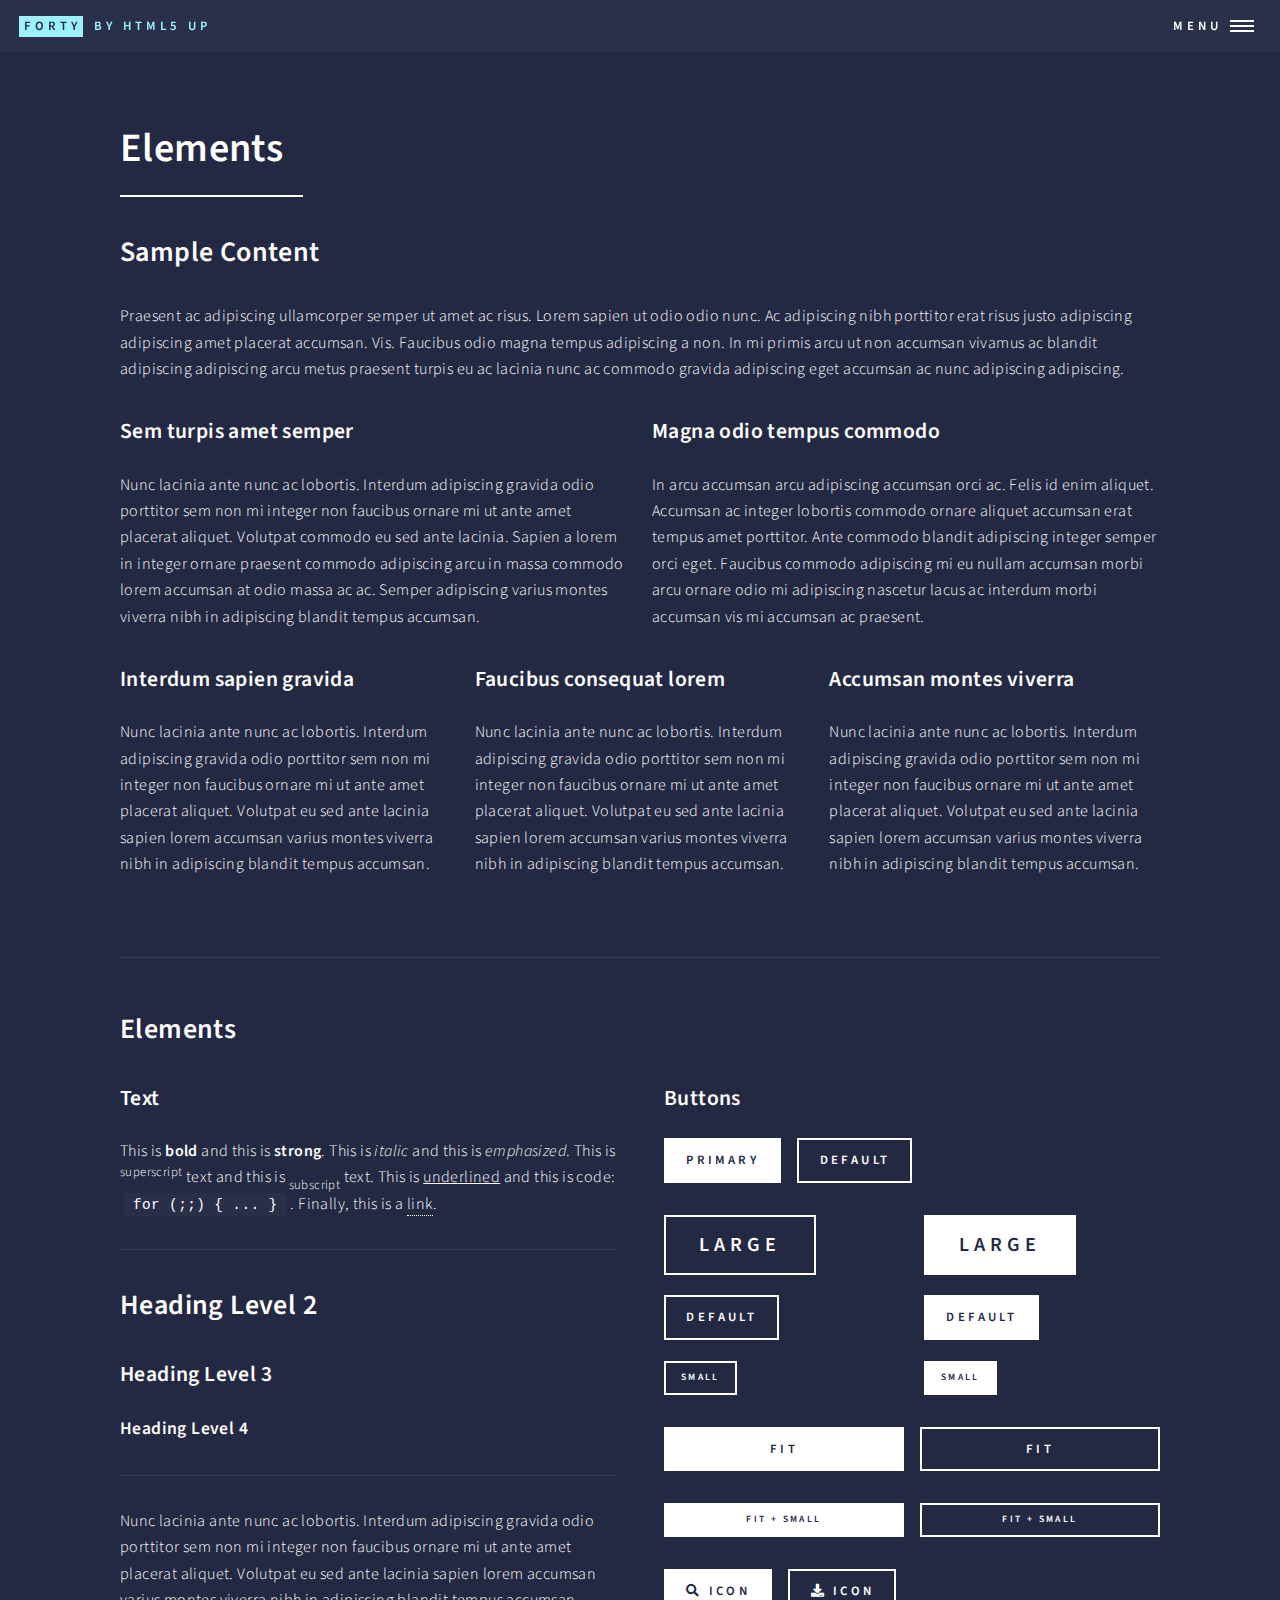
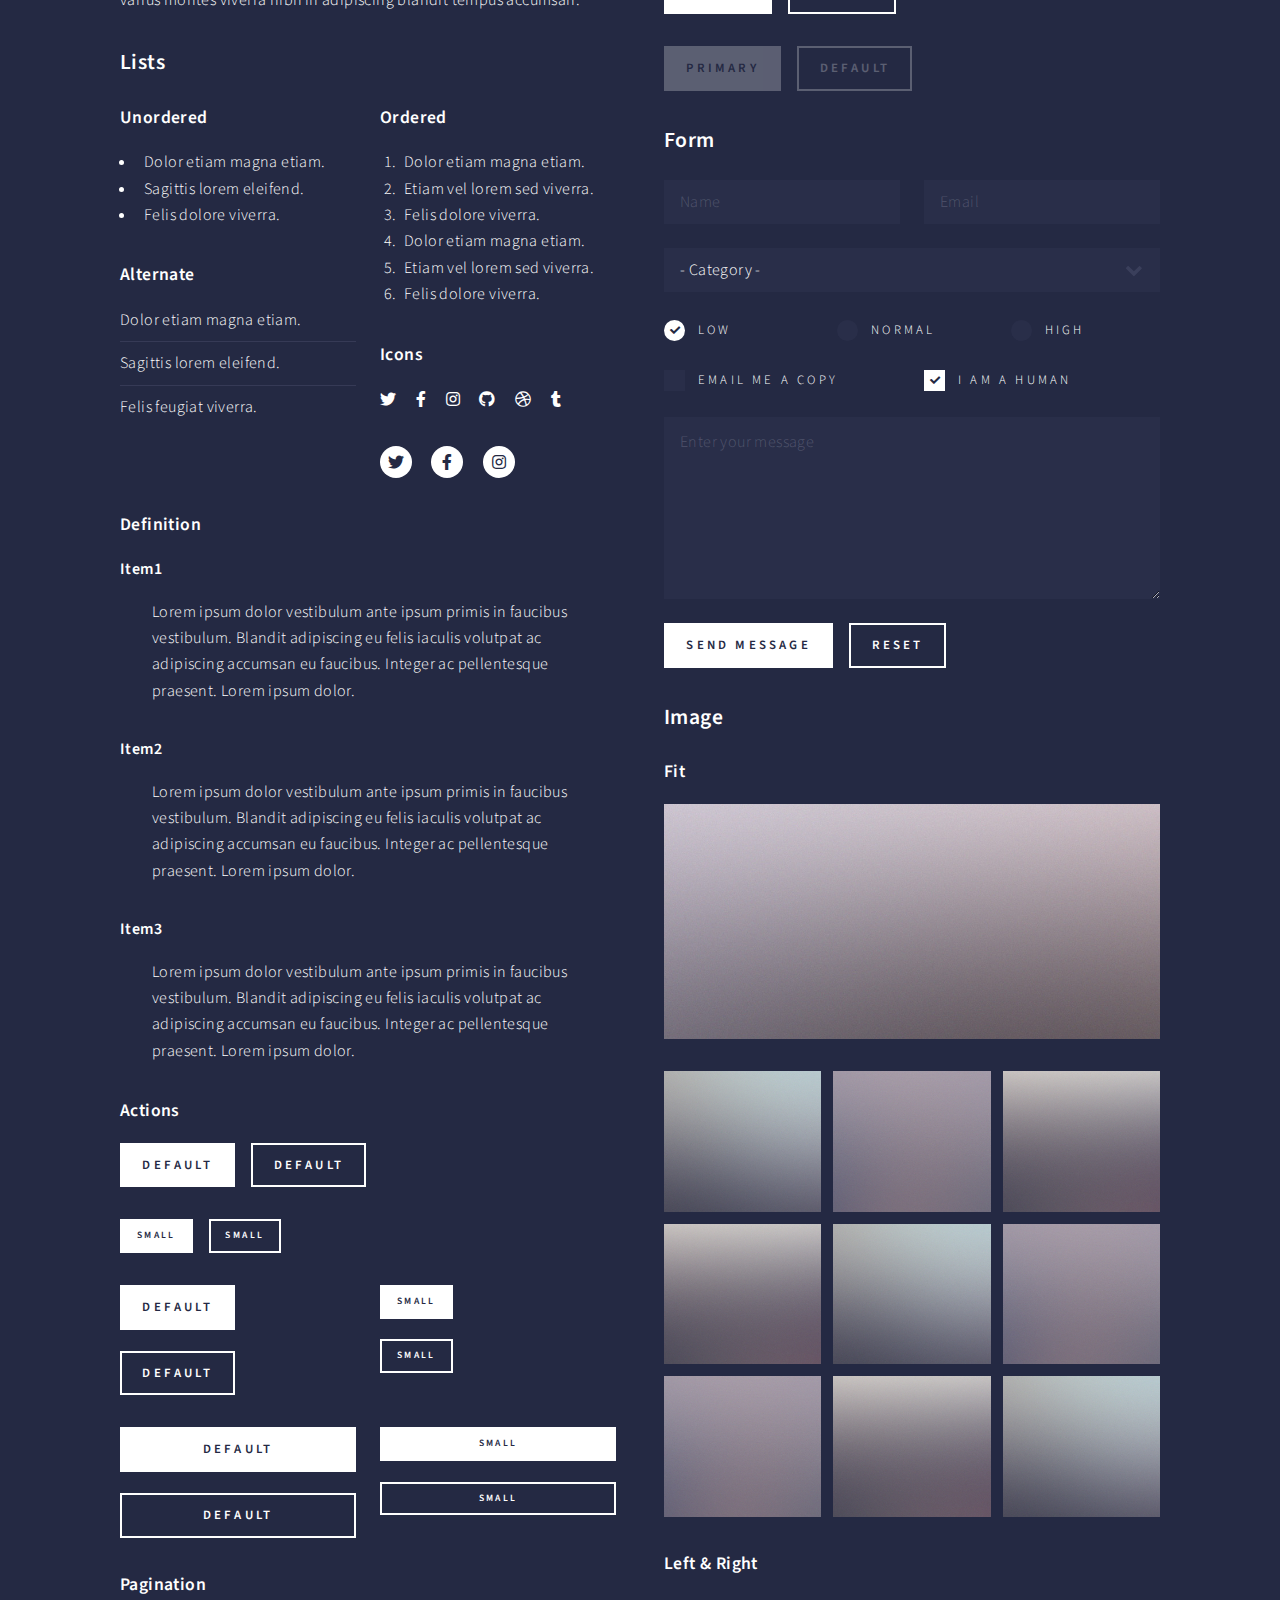
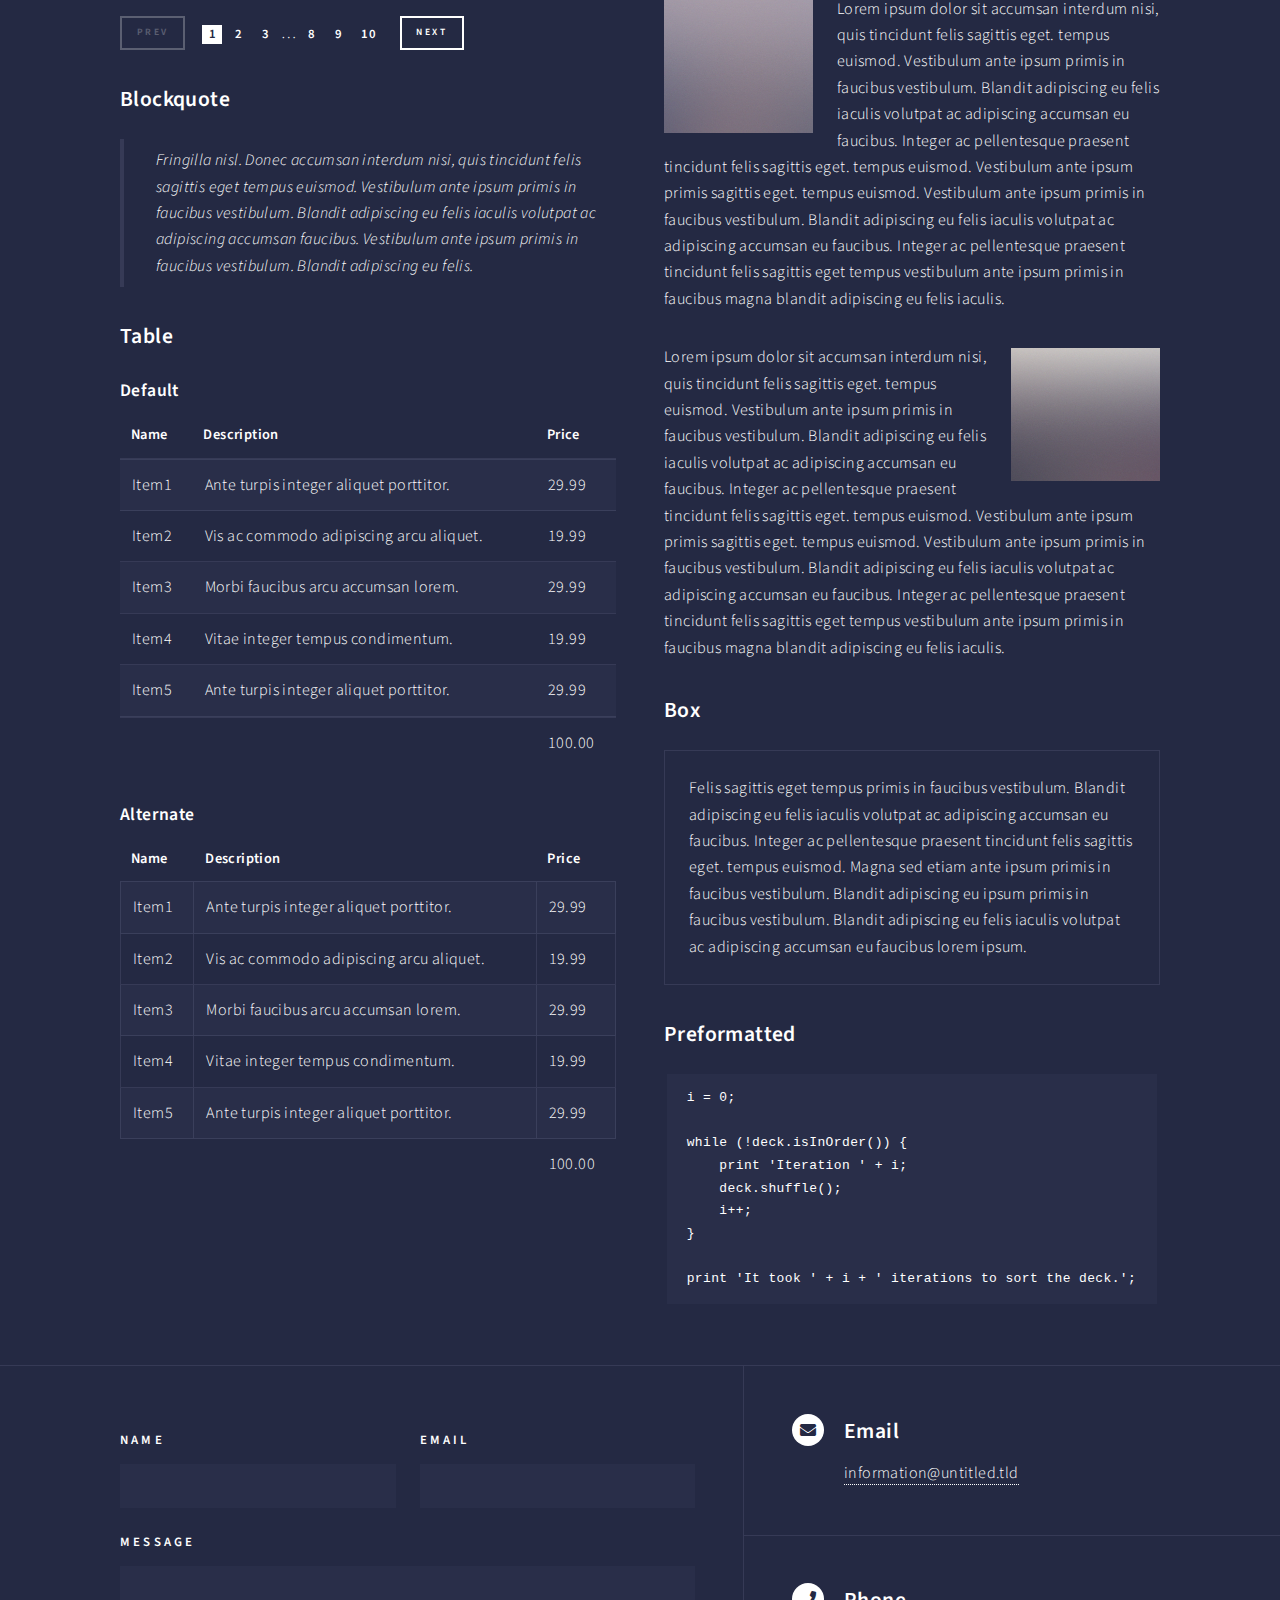
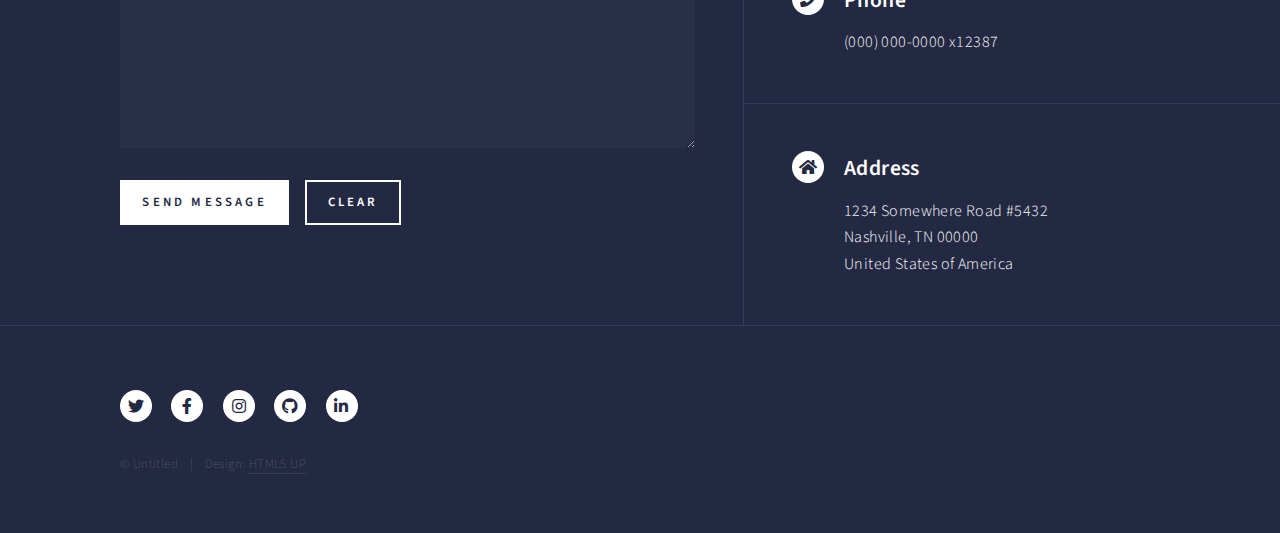
<file: Portfolio/elements.html>
<!DOCTYPE HTML>
<!--
	Forty by HTML5 UP
	html5up.net | @ajlkn
	Free for personal and commercial use under the CCA 3.0 license (html5up.net/license)
-->
<html>
	<head>
		<title>Elements - Forty by HTML5 UP</title>
		<meta charset="utf-8" />
		<meta name="viewport" content="width=device-width, initial-scale=1, user-scalable=no" />
		<link rel="stylesheet" href="assets/css/main.css" />
		<noscript><link rel="stylesheet" href="assets/css/noscript.css" /></noscript>
	</head>
	<body class="is-preload">

		<!-- Wrapper -->
			<div id="wrapper">

				<!-- Header -->
					<header id="header">
						<a href="index.html" class="logo"><strong>Forty</strong> <span>by HTML5 UP</span></a>
						<nav>
							<a href="#menu">Menu</a>
						</nav>
					</header>

				<!-- Menu -->
					<nav id="menu">
						<ul class="links">
							<li><a href="index.html">Home</a></li>
							<li><a href="landing.html">Landing</a></li>
							<li><a href="generic.html">Generic</a></li>
							<li><a href="elements.html">Elements</a></li>
						</ul>
						<ul class="actions stacked">
							<li><a href="#" class="button primary fit">Get Started</a></li>
							<li><a href="#" class="button fit">Log In</a></li>
						</ul>
					</nav>

				<!-- Main -->
					<div id="main" class="alt">

						<!-- One -->
							<section id="one">
								<div class="inner">
									<header class="major">
										<h1>Elements</h1>
									</header>

									<!-- Content -->
										<h2 id="content">Sample Content</h2>
										<p>Praesent ac adipiscing ullamcorper semper ut amet ac risus. Lorem sapien ut odio odio nunc. Ac adipiscing nibh porttitor erat risus justo adipiscing adipiscing amet placerat accumsan. Vis. Faucibus odio magna tempus adipiscing a non. In mi primis arcu ut non accumsan vivamus ac blandit adipiscing adipiscing arcu metus praesent turpis eu ac lacinia nunc ac commodo gravida adipiscing eget accumsan ac nunc adipiscing adipiscing.</p>
										<div class="row">
											<div class="col-6 col-12-small">
												<h3>Sem turpis amet semper</h3>
												<p>Nunc lacinia ante nunc ac lobortis. Interdum adipiscing gravida odio porttitor sem non mi integer non faucibus ornare mi ut ante amet placerat aliquet. Volutpat commodo eu sed ante lacinia. Sapien a lorem in integer ornare praesent commodo adipiscing arcu in massa commodo lorem accumsan at odio massa ac ac. Semper adipiscing varius montes viverra nibh in adipiscing blandit tempus accumsan.</p>
											</div>
											<div class="col-6 col-12-small">
												<h3>Magna odio tempus commodo</h3>
												<p>In arcu accumsan arcu adipiscing accumsan orci ac. Felis id enim aliquet. Accumsan ac integer lobortis commodo ornare aliquet accumsan erat tempus amet porttitor. Ante commodo blandit adipiscing integer semper orci eget. Faucibus commodo adipiscing mi eu nullam accumsan morbi arcu ornare odio mi adipiscing nascetur lacus ac interdum morbi accumsan vis mi accumsan ac praesent.</p>
											</div>
											<!-- Break -->
											<div class="col-4 col-12-medium">
												<h3>Interdum sapien gravida</h3>
												<p>Nunc lacinia ante nunc ac lobortis. Interdum adipiscing gravida odio porttitor sem non mi integer non faucibus ornare mi ut ante amet placerat aliquet. Volutpat eu sed ante lacinia sapien lorem accumsan varius montes viverra nibh in adipiscing blandit tempus accumsan.</p>
											</div>
											<div class="col-4 col-12-medium">
												<h3>Faucibus consequat lorem</h3>
												<p>Nunc lacinia ante nunc ac lobortis. Interdum adipiscing gravida odio porttitor sem non mi integer non faucibus ornare mi ut ante amet placerat aliquet. Volutpat eu sed ante lacinia sapien lorem accumsan varius montes viverra nibh in adipiscing blandit tempus accumsan.</p>
											</div>
											<div class="col-4 col-12-medium">
												<h3>Accumsan montes viverra</h3>
												<p>Nunc lacinia ante nunc ac lobortis. Interdum adipiscing gravida odio porttitor sem non mi integer non faucibus ornare mi ut ante amet placerat aliquet. Volutpat eu sed ante lacinia sapien lorem accumsan varius montes viverra nibh in adipiscing blandit tempus accumsan.</p>
											</div>
										</div>

									<hr class="major" />

									<!-- Elements -->
										<h2 id="elements">Elements</h2>
										<div class="row gtr-200">
											<div class="col-6 col-12-medium">

												<!-- Text stuff -->
													<h3>Text</h3>
													<p>This is <b>bold</b> and this is <strong>strong</strong>. This is <i>italic</i> and this is <em>emphasized</em>.
													This is <sup>superscript</sup> text and this is <sub>subscript</sub> text.
													This is <u>underlined</u> and this is code: <code>for (;;) { ... }</code>.
													Finally, this is a <a href="#">link</a>.</p>
													<hr />
													<h2>Heading Level 2</h2>
													<h3>Heading Level 3</h3>
													<h4>Heading Level 4</h4>
													<hr />
													<p>Nunc lacinia ante nunc ac lobortis. Interdum adipiscing gravida odio porttitor sem non mi integer non faucibus ornare mi ut ante amet placerat aliquet. Volutpat eu sed ante lacinia sapien lorem accumsan varius montes viverra nibh in adipiscing blandit tempus accumsan.</p>

												<!-- Lists -->
													<h3>Lists</h3>
													<div class="row">
														<div class="col-6 col-12-small">

															<h4>Unordered</h4>
															<ul>
																<li>Dolor etiam magna etiam.</li>
																<li>Sagittis lorem eleifend.</li>
																<li>Felis dolore viverra.</li>
															</ul>

															<h4>Alternate</h4>
															<ul class="alt">
																<li>Dolor etiam magna etiam.</li>
																<li>Sagittis lorem eleifend.</li>
																<li>Felis feugiat viverra.</li>
															</ul>

														</div>
														<div class="col-6 col-12-small">

															<h4>Ordered</h4>
															<ol>
																<li>Dolor etiam magna etiam.</li>
																<li>Etiam vel lorem sed viverra.</li>
																<li>Felis dolore viverra.</li>
																<li>Dolor etiam magna etiam.</li>
																<li>Etiam vel lorem sed viverra.</li>
																<li>Felis dolore viverra.</li>
															</ol>

															<h4>Icons</h4>
															<ul class="icons">
																<li><a href="#" class="icon brands fa-twitter"><span class="label">Twitter</span></a></li>
																<li><a href="#" class="icon brands fa-facebook-f"><span class="label">Facebook</span></a></li>
																<li><a href="#" class="icon brands fa-instagram"><span class="label">Instagram</span></a></li>
																<li><a href="#" class="icon brands fa-github"><span class="label">Github</span></a></li>
																<li><a href="#" class="icon brands fa-dribbble"><span class="label">Dribbble</span></a></li>
																<li><a href="#" class="icon brands fa-tumblr"><span class="label">Tumblr</span></a></li>
															</ul>
															<ul class="icons">
																<li><a href="#" class="icon brands alt fa-twitter"><span class="label">Twitter</span></a></li>
																<li><a href="#" class="icon brands alt fa-facebook-f"><span class="label">Facebook</span></a></li>
																<li><a href="#" class="icon brands alt fa-instagram"><span class="label">Instagram</span></a></li>
															</ul>

														</div>
													</div>
													<h4>Definition</h4>
													<dl>
														<dt>Item1</dt>
														<dd>
															<p>Lorem ipsum dolor vestibulum ante ipsum primis in faucibus vestibulum. Blandit adipiscing eu felis iaculis volutpat ac adipiscing accumsan eu faucibus. Integer ac pellentesque praesent. Lorem ipsum dolor.</p>
														</dd>
														<dt>Item2</dt>
														<dd>
															<p>Lorem ipsum dolor vestibulum ante ipsum primis in faucibus vestibulum. Blandit adipiscing eu felis iaculis volutpat ac adipiscing accumsan eu faucibus. Integer ac pellentesque praesent. Lorem ipsum dolor.</p>
														</dd>
														<dt>Item3</dt>
														<dd>
															<p>Lorem ipsum dolor vestibulum ante ipsum primis in faucibus vestibulum. Blandit adipiscing eu felis iaculis volutpat ac adipiscing accumsan eu faucibus. Integer ac pellentesque praesent. Lorem ipsum dolor.</p>
														</dd>
													</dl>

													<h4>Actions</h4>
													<ul class="actions">
														<li><a href="#" class="button primary">Default</a></li>
														<li><a href="#" class="button">Default</a></li>
													</ul>
													<ul class="actions small">
														<li><a href="#" class="button primary small">Small</a></li>
														<li><a href="#" class="button small">Small</a></li>
													</ul>
													<div class="row">
														<div class="col-6 col-12-small">
															<ul class="actions stacked">
																<li><a href="#" class="button primary">Default</a></li>
																<li><a href="#" class="button">Default</a></li>
															</ul>
														</div>
														<div class="col-6 col-12-small">
															<ul class="actions stacked">
																<li><a href="#" class="button primary small">Small</a></li>
																<li><a href="#" class="button small">Small</a></li>
															</ul>
														</div>
														<div class="col-6 col-12-small">
															<ul class="actions stacked">
																<li><a href="#" class="button primary fit">Default</a></li>
																<li><a href="#" class="button fit">Default</a></li>
															</ul>
														</div>
														<div class="col-6 col-12-small">
															<ul class="actions stacked">
																<li><a href="#" class="button primary small fit">Small</a></li>
																<li><a href="#" class="button small fit">Small</a></li>
															</ul>
														</div>
													</div>

													<h4>Pagination</h4>
													<ul class="pagination">
														<li><span class="button small disabled">Prev</span></li>
														<li><a href="#" class="page active">1</a></li>
														<li><a href="#" class="page">2</a></li>
														<li><a href="#" class="page">3</a></li>
														<li><span>&hellip;</span></li>
														<li><a href="#" class="page">8</a></li>
														<li><a href="#" class="page">9</a></li>
														<li><a href="#" class="page">10</a></li>
														<li><a href="#" class="button small">Next</a></li>
													</ul>

												<!-- Blockquote -->
													<h3>Blockquote</h3>
													<blockquote>Fringilla nisl. Donec accumsan interdum nisi, quis tincidunt felis sagittis eget tempus euismod. Vestibulum ante ipsum primis in faucibus vestibulum. Blandit adipiscing eu felis iaculis volutpat ac adipiscing accumsan faucibus. Vestibulum ante ipsum primis in faucibus vestibulum. Blandit adipiscing eu felis.</blockquote>

												<!-- Table -->
													<h3>Table</h3>

													<h4>Default</h4>
													<div class="table-wrapper">
														<table>
															<thead>
																<tr>
																	<th>Name</th>
																	<th>Description</th>
																	<th>Price</th>
																</tr>
															</thead>
															<tbody>
																<tr>
																	<td>Item1</td>
																	<td>Ante turpis integer aliquet porttitor.</td>
																	<td>29.99</td>
																</tr>
																<tr>
																	<td>Item2</td>
																	<td>Vis ac commodo adipiscing arcu aliquet.</td>
																	<td>19.99</td>
																</tr>
																<tr>
																	<td>Item3</td>
																	<td> Morbi faucibus arcu accumsan lorem.</td>
																	<td>29.99</td>
																</tr>
																<tr>
																	<td>Item4</td>
																	<td>Vitae integer tempus condimentum.</td>
																	<td>19.99</td>
																</tr>
																<tr>
																	<td>Item5</td>
																	<td>Ante turpis integer aliquet porttitor.</td>
																	<td>29.99</td>
																</tr>
															</tbody>
															<tfoot>
																<tr>
																	<td colspan="2"></td>
																	<td>100.00</td>
																</tr>
															</tfoot>
														</table>
													</div>

													<h4>Alternate</h4>
													<div class="table-wrapper">
														<table class="alt">
															<thead>
																<tr>
																	<th>Name</th>
																	<th>Description</th>
																	<th>Price</th>
																</tr>
															</thead>
															<tbody>
																<tr>
																	<td>Item1</td>
																	<td>Ante turpis integer aliquet porttitor.</td>
																	<td>29.99</td>
																</tr>
																<tr>
																	<td>Item2</td>
																	<td>Vis ac commodo adipiscing arcu aliquet.</td>
																	<td>19.99</td>
																</tr>
																<tr>
																	<td>Item3</td>
																	<td> Morbi faucibus arcu accumsan lorem.</td>
																	<td>29.99</td>
																</tr>
																<tr>
																	<td>Item4</td>
																	<td>Vitae integer tempus condimentum.</td>
																	<td>19.99</td>
																</tr>
																<tr>
																	<td>Item5</td>
																	<td>Ante turpis integer aliquet porttitor.</td>
																	<td>29.99</td>
																</tr>
															</tbody>
															<tfoot>
																<tr>
																	<td colspan="2"></td>
																	<td>100.00</td>
																</tr>
															</tfoot>
														</table>
													</div>

											</div>
											<div class="col-6 col-12-medium">

												<!-- Buttons -->
													<h3>Buttons</h3>
													<ul class="actions">
														<li><a href="#" class="button primary">Primary</a></li>
														<li><a href="#" class="button">Default</a></li>
													</ul>
													<div class="row">
														<div class="col-6 col-12-xsmall">
															<ul class="actions stacked">
																<li><a href="#" class="button large">Large</a></li>
																<li><a href="#" class="button">Default</a></li>
																<li><a href="#" class="button small">Small</a></li>
															</ul>
														</div>
														<div class="col-6 col-12-xsmall">
															<ul class="actions stacked">
																<li><a href="#" class="button primary large">Large</a></li>
																<li><a href="#" class="button primary">Default</a></li>
																<li><a href="#" class="button primary small">Small</a></li>
															</ul>
														</div>
													</div>
													<ul class="actions fit">
														<li><a href="#" class="button primary fit">Fit</a></li>
														<li><a href="#" class="button fit">Fit</a></li>
													</ul>
													<ul class="actions fit small">
														<li><a href="#" class="button primary fit small">Fit + Small</a></li>
														<li><a href="#" class="button fit small">Fit + Small</a></li>
													</ul>
													<ul class="actions">
														<li><a href="#" class="button primary icon solid fa-search">Icon</a></li>
														<li><a href="#" class="button icon solid fa-download">Icon</a></li>
													</ul>
													<ul class="actions">
														<li><span class="button primary disabled">Primary</span></li>
														<li><span class="button disabled">Default</span></li>
													</ul>

												<!-- Form -->
													<h3>Form</h3>

													<form method="post" action="#">
														<div class="row gtr-uniform">
															<div class="col-6 col-12-xsmall">
																<input type="text" name="demo-name" id="demo-name" value="" placeholder="Name" />
															</div>
															<div class="col-6 col-12-xsmall">
																<input type="email" name="demo-email" id="demo-email" value="" placeholder="Email" />
															</div>
															<!-- Break -->
															<div class="col-12">
																<select name="demo-category" id="demo-category">
																	<option value="">- Category -</option>
																	<option value="1">Manufacturing</option>
																	<option value="1">Shipping</option>
																	<option value="1">Administration</option>
																	<option value="1">Human Resources</option>
																</select>
															</div>
															<!-- Break -->
															<div class="col-4 col-12-small">
																<input type="radio" id="demo-priority-low" name="demo-priority" checked>
																<label for="demo-priority-low">Low</label>
															</div>
															<div class="col-4 col-12-small">
																<input type="radio" id="demo-priority-normal" name="demo-priority">
																<label for="demo-priority-normal">Normal</label>
															</div>
															<div class="col-4 col-12-small">
																<input type="radio" id="demo-priority-high" name="demo-priority">
																<label for="demo-priority-high">High</label>
															</div>
															<!-- Break -->
															<div class="col-6 col-12-small">
																<input type="checkbox" id="demo-copy" name="demo-copy">
																<label for="demo-copy">Email me a copy</label>
															</div>
															<div class="col-6 col-12-small">
																<input type="checkbox" id="demo-human" name="demo-human" checked>
																<label for="demo-human">I am a human</label>
															</div>
															<!-- Break -->
															<div class="col-12">
																<textarea name="demo-message" id="demo-message" placeholder="Enter your message" rows="6"></textarea>
															</div>
															<!-- Break -->
															<div class="col-12">
																<ul class="actions">
																	<li><input type="submit" value="Send Message" class="primary" /></li>
																	<li><input type="reset" value="Reset" /></li>
																</ul>
															</div>
														</div>
													</form>

												<!-- Image -->
													<h3>Image</h3>

													<h4>Fit</h4>
													<span class="image fit"><img src="images/pic03.jpg" alt="" /></span>
													<div class="box alt">
														<div class="row gtr-50 gtr-uniform">
															<div class="col-4"><span class="image fit"><img src="images/pic08.jpg" alt="" /></span></div>
															<div class="col-4"><span class="image fit"><img src="images/pic09.jpg" alt="" /></span></div>
															<div class="col-4"><span class="image fit"><img src="images/pic10.jpg" alt="" /></span></div>
															<!-- Break -->
															<div class="col-4"><span class="image fit"><img src="images/pic10.jpg" alt="" /></span></div>
															<div class="col-4"><span class="image fit"><img src="images/pic08.jpg" alt="" /></span></div>
															<div class="col-4"><span class="image fit"><img src="images/pic09.jpg" alt="" /></span></div>
															<!-- Break -->
															<div class="col-4"><span class="image fit"><img src="images/pic09.jpg" alt="" /></span></div>
															<div class="col-4"><span class="image fit"><img src="images/pic10.jpg" alt="" /></span></div>
															<div class="col-4"><span class="image fit"><img src="images/pic08.jpg" alt="" /></span></div>
														</div>
													</div>

													<h4>Left &amp; Right</h4>
													<p><span class="image left"><img src="images/pic09.jpg" alt="" /></span>Lorem ipsum dolor sit accumsan interdum nisi, quis tincidunt felis sagittis eget. tempus euismod. Vestibulum ante ipsum primis in faucibus vestibulum. Blandit adipiscing eu felis iaculis volutpat ac adipiscing accumsan eu faucibus. Integer ac pellentesque praesent tincidunt felis sagittis eget. tempus euismod. Vestibulum ante ipsum primis sagittis eget. tempus euismod. Vestibulum ante ipsum primis in faucibus vestibulum. Blandit adipiscing eu felis iaculis volutpat ac adipiscing accumsan eu faucibus. Integer ac pellentesque praesent tincidunt felis sagittis eget tempus vestibulum ante ipsum primis in faucibus magna blandit adipiscing eu felis iaculis.</p>
													<p><span class="image right"><img src="images/pic10.jpg" alt="" /></span>Lorem ipsum dolor sit accumsan interdum nisi, quis tincidunt felis sagittis eget. tempus euismod. Vestibulum ante ipsum primis in faucibus vestibulum. Blandit adipiscing eu felis iaculis volutpat ac adipiscing accumsan eu faucibus. Integer ac pellentesque praesent tincidunt felis sagittis eget. tempus euismod. Vestibulum ante ipsum primis sagittis eget. tempus euismod. Vestibulum ante ipsum primis in faucibus vestibulum. Blandit adipiscing eu felis iaculis volutpat ac adipiscing accumsan eu faucibus. Integer ac pellentesque praesent tincidunt felis sagittis eget tempus vestibulum ante ipsum primis in faucibus magna blandit adipiscing eu felis iaculis.</p>

												<!-- Box -->
													<h3>Box</h3>
													<div class="box">
														<p>Felis sagittis eget tempus primis in faucibus vestibulum. Blandit adipiscing eu felis iaculis volutpat ac adipiscing accumsan eu faucibus. Integer ac pellentesque praesent tincidunt felis sagittis eget. tempus euismod. Magna sed etiam ante ipsum primis in faucibus vestibulum. Blandit adipiscing eu ipsum primis in faucibus vestibulum. Blandit adipiscing eu felis iaculis volutpat ac adipiscing accumsan eu faucibus lorem ipsum.</p>
													</div>

												<!-- Preformatted Code -->
													<h3>Preformatted</h3>
													<pre><code>i = 0;

while (!deck.isInOrder()) {
    print 'Iteration ' + i;
    deck.shuffle();
    i++;
}

print 'It took ' + i + ' iterations to sort the deck.';
</code></pre>

											</div>
										</div>

								</div>
							</section>

					</div>

				<!-- Contact -->
					<section id="contact">
						<div class="inner">
							<section>
								<form method="post" action="#">
									<div class="fields">
										<div class="field half">
											<label for="name">Name</label>
											<input type="text" name="name" id="name" />
										</div>
										<div class="field half">
											<label for="email">Email</label>
											<input type="text" name="email" id="email" />
										</div>
										<div class="field">
											<label for="message">Message</label>
											<textarea name="message" id="message" rows="6"></textarea>
										</div>
									</div>
									<ul class="actions">
										<li><input type="submit" value="Send Message" class="primary" /></li>
										<li><input type="reset" value="Clear" /></li>
									</ul>
								</form>
							</section>
							<section class="split">
								<section>
									<div class="contact-method">
										<span class="icon solid alt fa-envelope"></span>
										<h3>Email</h3>
										<a href="#">information@untitled.tld</a>
									</div>
								</section>
								<section>
									<div class="contact-method">
										<span class="icon solid alt fa-phone"></span>
										<h3>Phone</h3>
										<span>(000) 000-0000 x12387</span>
									</div>
								</section>
								<section>
									<div class="contact-method">
										<span class="icon solid alt fa-home"></span>
										<h3>Address</h3>
										<span>1234 Somewhere Road #5432<br />
										Nashville, TN 00000<br />
										United States of America</span>
									</div>
								</section>
							</section>
						</div>
					</section>

				<!-- Footer -->
					<footer id="footer">
						<div class="inner">
							<ul class="icons">
								<li><a href="#" class="icon brands alt fa-twitter"><span class="label">Twitter</span></a></li>
								<li><a href="#" class="icon brands alt fa-facebook-f"><span class="label">Facebook</span></a></li>
								<li><a href="#" class="icon brands alt fa-instagram"><span class="label">Instagram</span></a></li>
								<li><a href="#" class="icon brands alt fa-github"><span class="label">GitHub</span></a></li>
								<li><a href="#" class="icon brands alt fa-linkedin-in"><span class="label">LinkedIn</span></a></li>
							</ul>
							<ul class="copyright">
								<li>&copy; Untitled</li><li>Design: <a href="https://html5up.net">HTML5 UP</a></li>
							</ul>
						</div>
					</footer>

			</div>

		<!-- Scripts -->
			<script src="assets/js/jquery.min.js"></script>
			<script src="assets/js/jquery.scrolly.min.js"></script>
			<script src="assets/js/jquery.scrollex.min.js"></script>
			<script src="assets/js/browser.min.js"></script>
			<script src="assets/js/breakpoints.min.js"></script>
			<script src="assets/js/util.js"></script>
			<script src="assets/js/main.js"></script>

	</body>
</html>
</file>
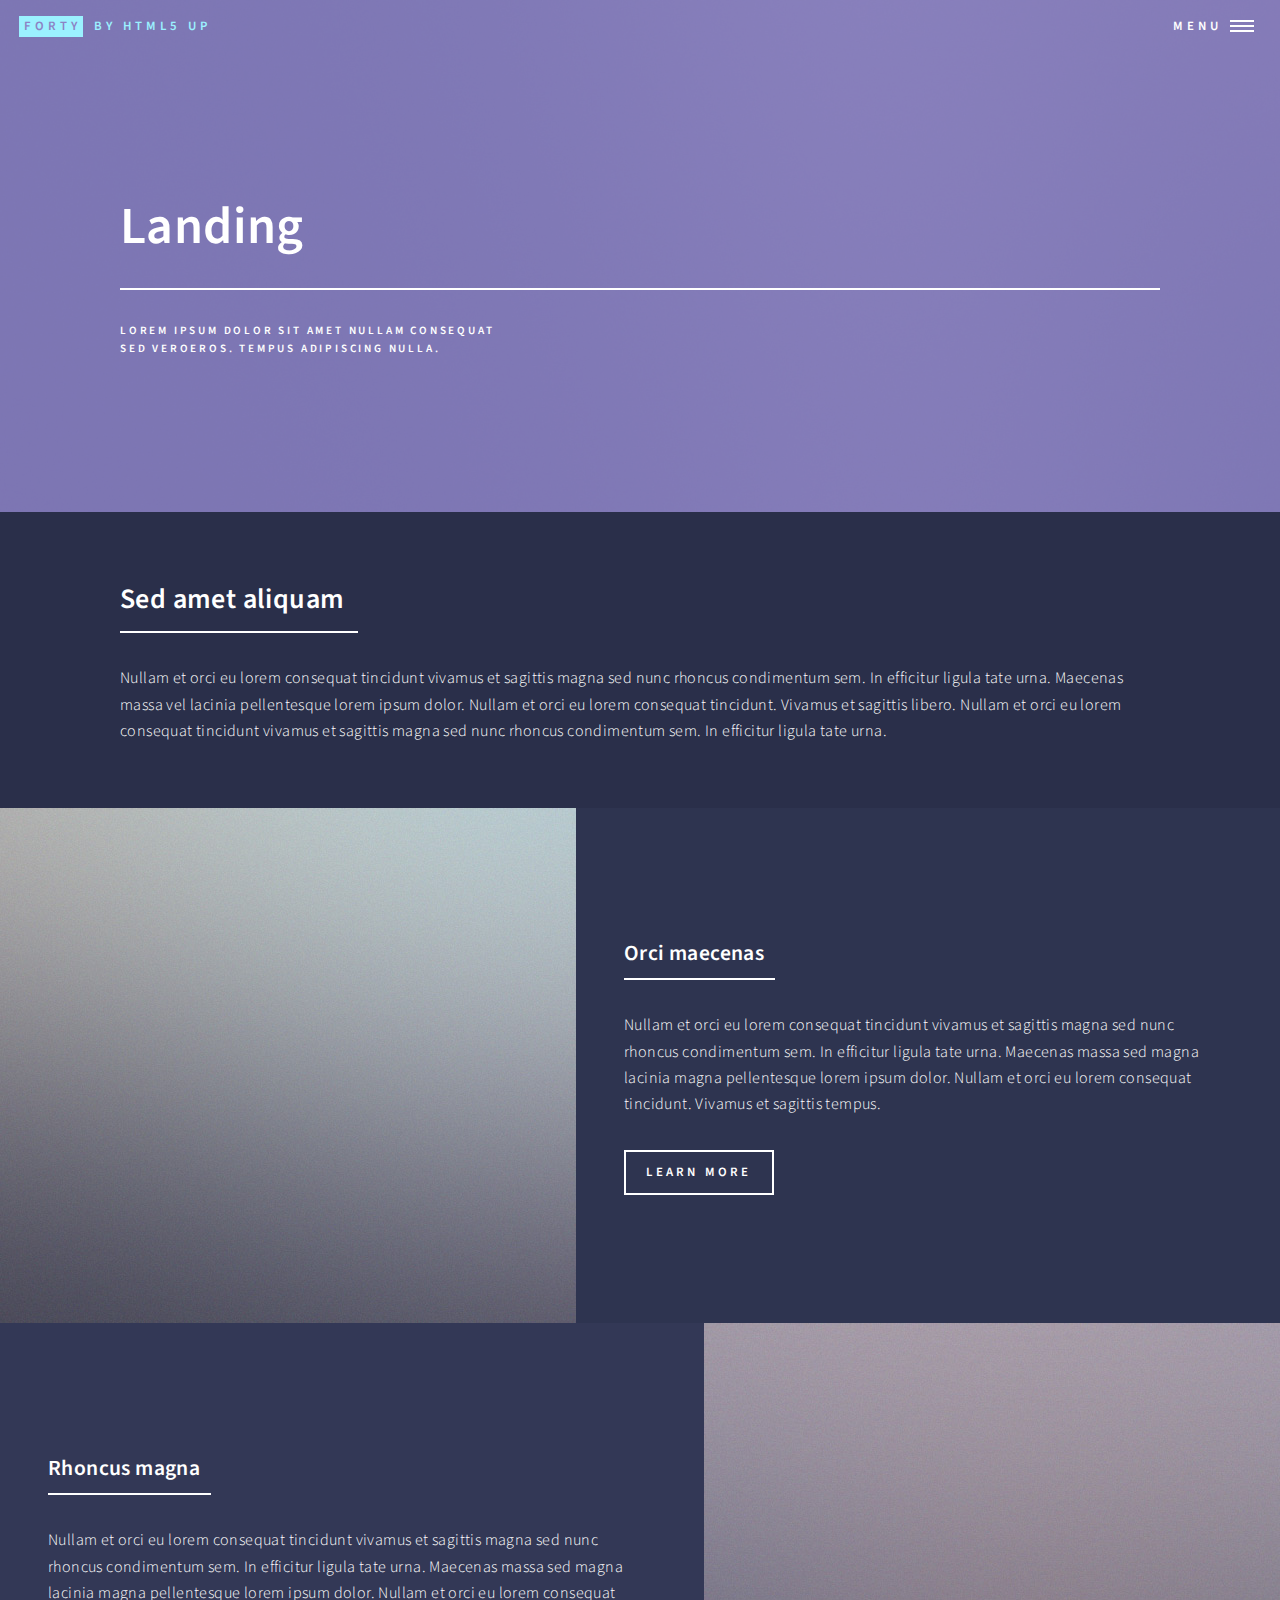
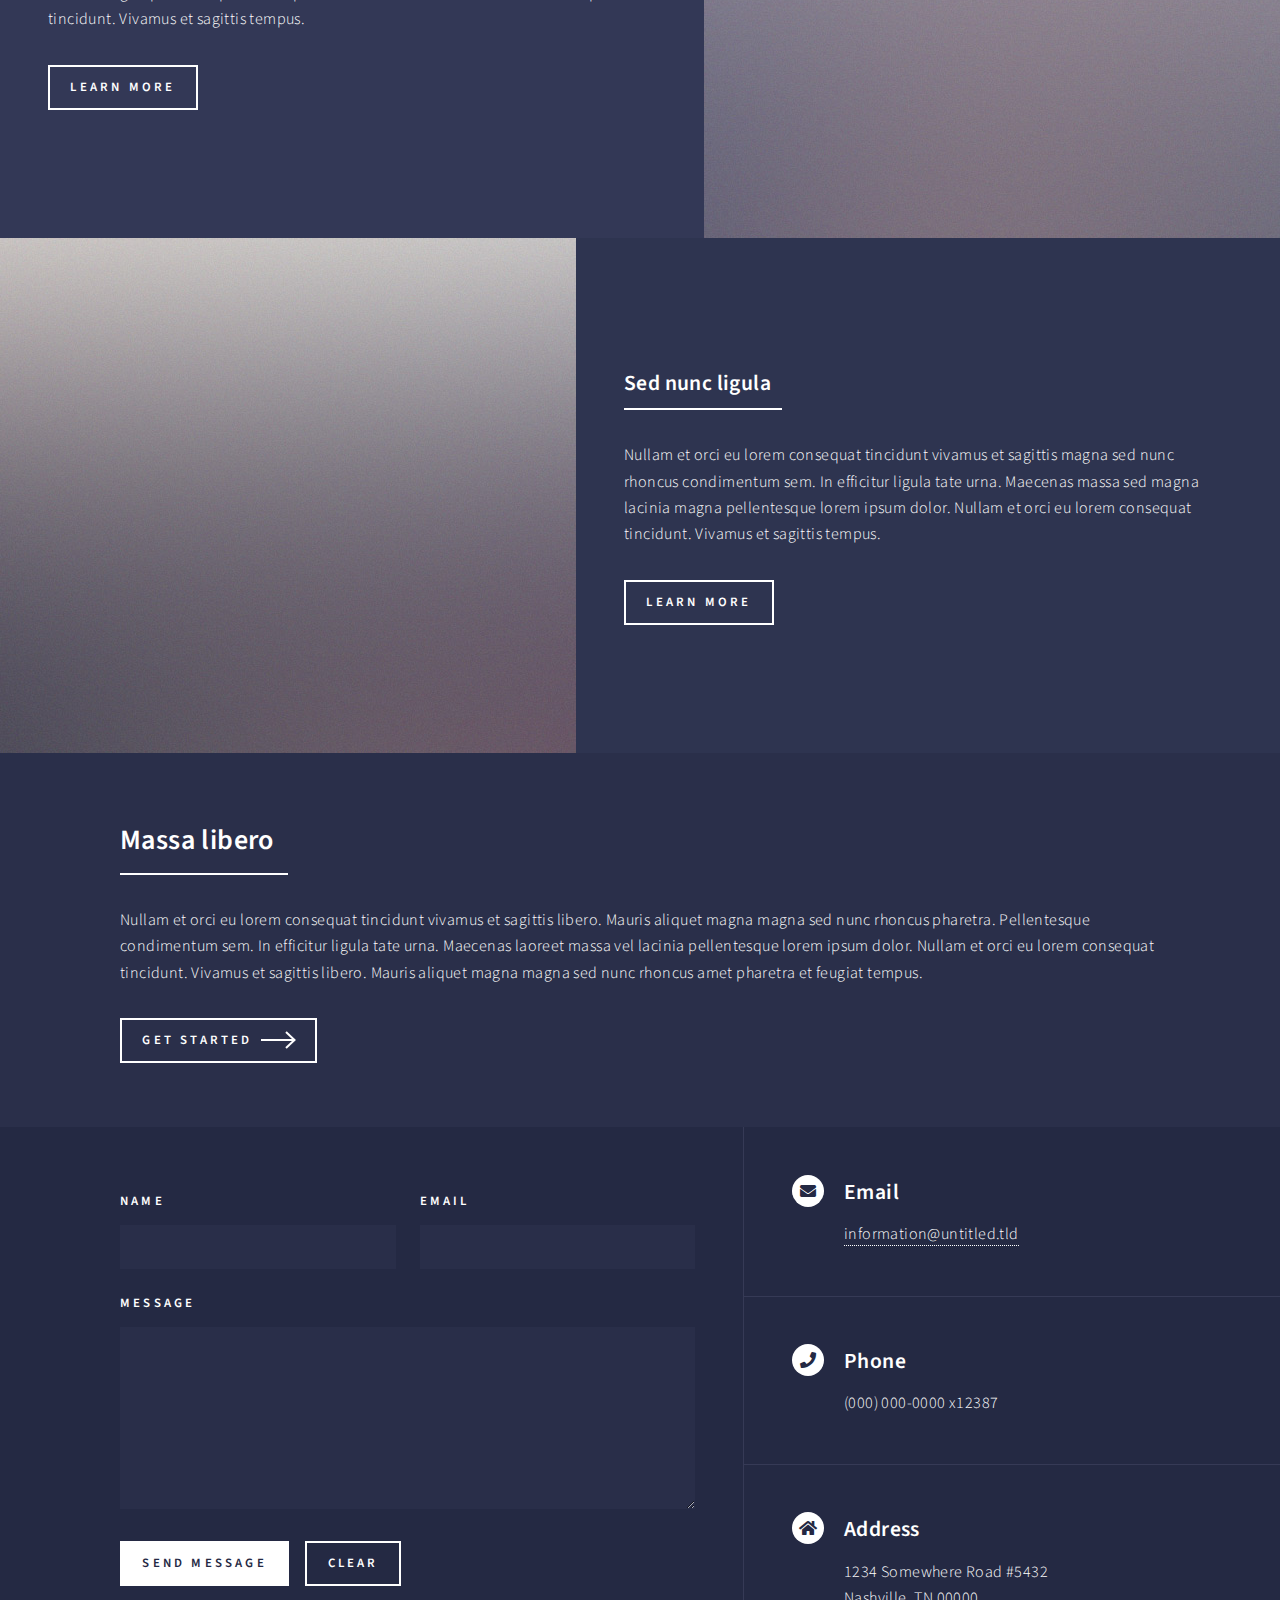
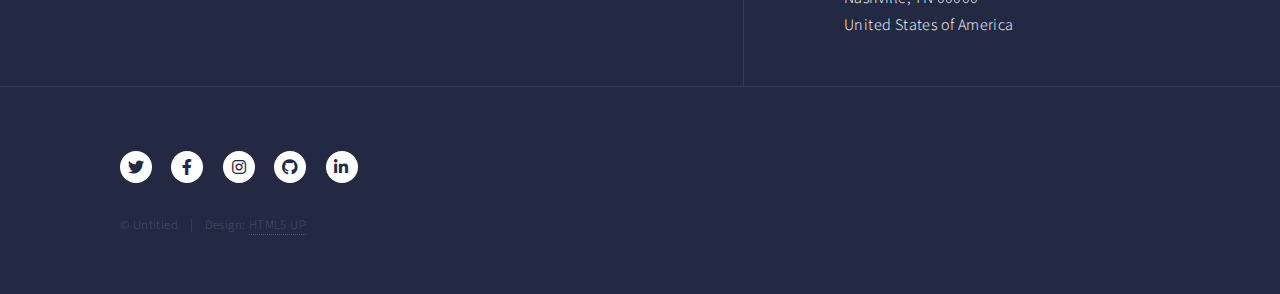
<file: Portfolio/landing.html>
<!DOCTYPE HTML>
<!--
	Forty by HTML5 UP
	html5up.net | @ajlkn
	Free for personal and commercial use under the CCA 3.0 license (html5up.net/license)
-->
<html>
	<head>
		<title>Landing - Forty by HTML5 UP</title>
		<meta charset="utf-8" />
		<meta name="viewport" content="width=device-width, initial-scale=1, user-scalable=no" />
		<link rel="stylesheet" href="assets/css/main.css" />
		<noscript><link rel="stylesheet" href="assets/css/noscript.css" /></noscript>
	</head>
	<body class="is-preload">

		<!-- Wrapper -->
			<div id="wrapper">

				<!-- Header -->
				<!-- Note: The "styleN" class below should match that of the banner element. -->
					<header id="header" class="alt style2">
						<a href="index.html" class="logo"><strong>Forty</strong> <span>by HTML5 UP</span></a>
						<nav>
							<a href="#menu">Menu</a>
						</nav>
					</header>

				<!-- Menu -->
					<nav id="menu">
						<ul class="links">
							<li><a href="index.html">Home</a></li>
							<li><a href="landing.html">Landing</a></li>
							<li><a href="generic.html">Generic</a></li>
							<li><a href="elements.html">Elements</a></li>
						</ul>
						<ul class="actions stacked">
							<li><a href="#" class="button primary fit">Get Started</a></li>
							<li><a href="#" class="button fit">Log In</a></li>
						</ul>
					</nav>

				<!-- Banner -->
				<!-- Note: The "styleN" class below should match that of the header element. -->
					<section id="banner" class="style2">
						<div class="inner">
							<span class="image">
								<img src="images/pic07.jpg" alt="" />
							</span>
							<header class="major">
								<h1>Landing</h1>
							</header>
							<div class="content">
								<p>Lorem ipsum dolor sit amet nullam consequat<br />
								sed veroeros. tempus adipiscing nulla.</p>
							</div>
						</div>
					</section>

				<!-- Main -->
					<div id="main">

						<!-- One -->
							<section id="one">
								<div class="inner">
									<header class="major">
										<h2>Sed amet aliquam</h2>
									</header>
									<p>Nullam et orci eu lorem consequat tincidunt vivamus et sagittis magna sed nunc rhoncus condimentum sem. In efficitur ligula tate urna. Maecenas massa vel lacinia pellentesque lorem ipsum dolor. Nullam et orci eu lorem consequat tincidunt. Vivamus et sagittis libero. Nullam et orci eu lorem consequat tincidunt vivamus et sagittis magna sed nunc rhoncus condimentum sem. In efficitur ligula tate urna.</p>
								</div>
							</section>

						<!-- Two -->
							<section id="two" class="spotlights">
								<section>
									<a href="generic.html" class="image">
										<img src="images/pic08.jpg" alt="" data-position="center center" />
									</a>
									<div class="content">
										<div class="inner">
											<header class="major">
												<h3>Orci maecenas</h3>
											</header>
											<p>Nullam et orci eu lorem consequat tincidunt vivamus et sagittis magna sed nunc rhoncus condimentum sem. In efficitur ligula tate urna. Maecenas massa sed magna lacinia magna pellentesque lorem ipsum dolor. Nullam et orci eu lorem consequat tincidunt. Vivamus et sagittis tempus.</p>
											<ul class="actions">
												<li><a href="generic.html" class="button">Learn more</a></li>
											</ul>
										</div>
									</div>
								</section>
								<section>
									<a href="generic.html" class="image">
										<img src="images/pic09.jpg" alt="" data-position="top center" />
									</a>
									<div class="content">
										<div class="inner">
											<header class="major">
												<h3>Rhoncus magna</h3>
											</header>
											<p>Nullam et orci eu lorem consequat tincidunt vivamus et sagittis magna sed nunc rhoncus condimentum sem. In efficitur ligula tate urna. Maecenas massa sed magna lacinia magna pellentesque lorem ipsum dolor. Nullam et orci eu lorem consequat tincidunt. Vivamus et sagittis tempus.</p>
											<ul class="actions">
												<li><a href="generic.html" class="button">Learn more</a></li>
											</ul>
										</div>
									</div>
								</section>
								<section>
									<a href="generic.html" class="image">
										<img src="images/pic10.jpg" alt="" data-position="25% 25%" />
									</a>
									<div class="content">
										<div class="inner">
											<header class="major">
												<h3>Sed nunc ligula</h3>
											</header>
											<p>Nullam et orci eu lorem consequat tincidunt vivamus et sagittis magna sed nunc rhoncus condimentum sem. In efficitur ligula tate urna. Maecenas massa sed magna lacinia magna pellentesque lorem ipsum dolor. Nullam et orci eu lorem consequat tincidunt. Vivamus et sagittis tempus.</p>
											<ul class="actions">
												<li><a href="generic.html" class="button">Learn more</a></li>
											</ul>
										</div>
									</div>
								</section>
							</section>

						<!-- Three -->
							<section id="three">
								<div class="inner">
									<header class="major">
										<h2>Massa libero</h2>
									</header>
									<p>Nullam et orci eu lorem consequat tincidunt vivamus et sagittis libero. Mauris aliquet magna magna sed nunc rhoncus pharetra. Pellentesque condimentum sem. In efficitur ligula tate urna. Maecenas laoreet massa vel lacinia pellentesque lorem ipsum dolor. Nullam et orci eu lorem consequat tincidunt. Vivamus et sagittis libero. Mauris aliquet magna magna sed nunc rhoncus amet pharetra et feugiat tempus.</p>
									<ul class="actions">
										<li><a href="generic.html" class="button next">Get Started</a></li>
									</ul>
								</div>
							</section>

					</div>

				<!-- Contact -->
					<section id="contact">
						<div class="inner">
							<section>
								<form method="post" action="#">
									<div class="fields">
										<div class="field half">
											<label for="name">Name</label>
											<input type="text" name="name" id="name" />
										</div>
										<div class="field half">
											<label for="email">Email</label>
											<input type="text" name="email" id="email" />
										</div>
										<div class="field">
											<label for="message">Message</label>
											<textarea name="message" id="message" rows="6"></textarea>
										</div>
									</div>
									<ul class="actions">
										<li><input type="submit" value="Send Message" class="primary" /></li>
										<li><input type="reset" value="Clear" /></li>
									</ul>
								</form>
							</section>
							<section class="split">
								<section>
									<div class="contact-method">
										<span class="icon solid alt fa-envelope"></span>
										<h3>Email</h3>
										<a href="#">information@untitled.tld</a>
									</div>
								</section>
								<section>
									<div class="contact-method">
										<span class="icon solid alt fa-phone"></span>
										<h3>Phone</h3>
										<span>(000) 000-0000 x12387</span>
									</div>
								</section>
								<section>
									<div class="contact-method">
										<span class="icon solid alt fa-home"></span>
										<h3>Address</h3>
										<span>1234 Somewhere Road #5432<br />
										Nashville, TN 00000<br />
										United States of America</span>
									</div>
								</section>
							</section>
						</div>
					</section>

				<!-- Footer -->
					<footer id="footer">
						<div class="inner">
							<ul class="icons">
								<li><a href="#" class="icon brands alt fa-twitter"><span class="label">Twitter</span></a></li>
								<li><a href="#" class="icon brands alt fa-facebook-f"><span class="label">Facebook</span></a></li>
								<li><a href="#" class="icon brands alt fa-instagram"><span class="label">Instagram</span></a></li>
								<li><a href="#" class="icon brands alt fa-github"><span class="label">GitHub</span></a></li>
								<li><a href="#" class="icon brands alt fa-linkedin-in"><span class="label">LinkedIn</span></a></li>
							</ul>
							<ul class="copyright">
								<li>&copy; Untitled</li><li>Design: <a href="https://html5up.net">HTML5 UP</a></li>
							</ul>
						</div>
					</footer>

			</div>

		<!-- Scripts -->
			<script src="assets/js/jquery.min.js"></script>
			<script src="assets/js/jquery.scrolly.min.js"></script>
			<script src="assets/js/jquery.scrollex.min.js"></script>
			<script src="assets/js/browser.min.js"></script>
			<script src="assets/js/breakpoints.min.js"></script>
			<script src="assets/js/util.js"></script>
			<script src="assets/js/main.js"></script>

	</body>
</html>
</file>
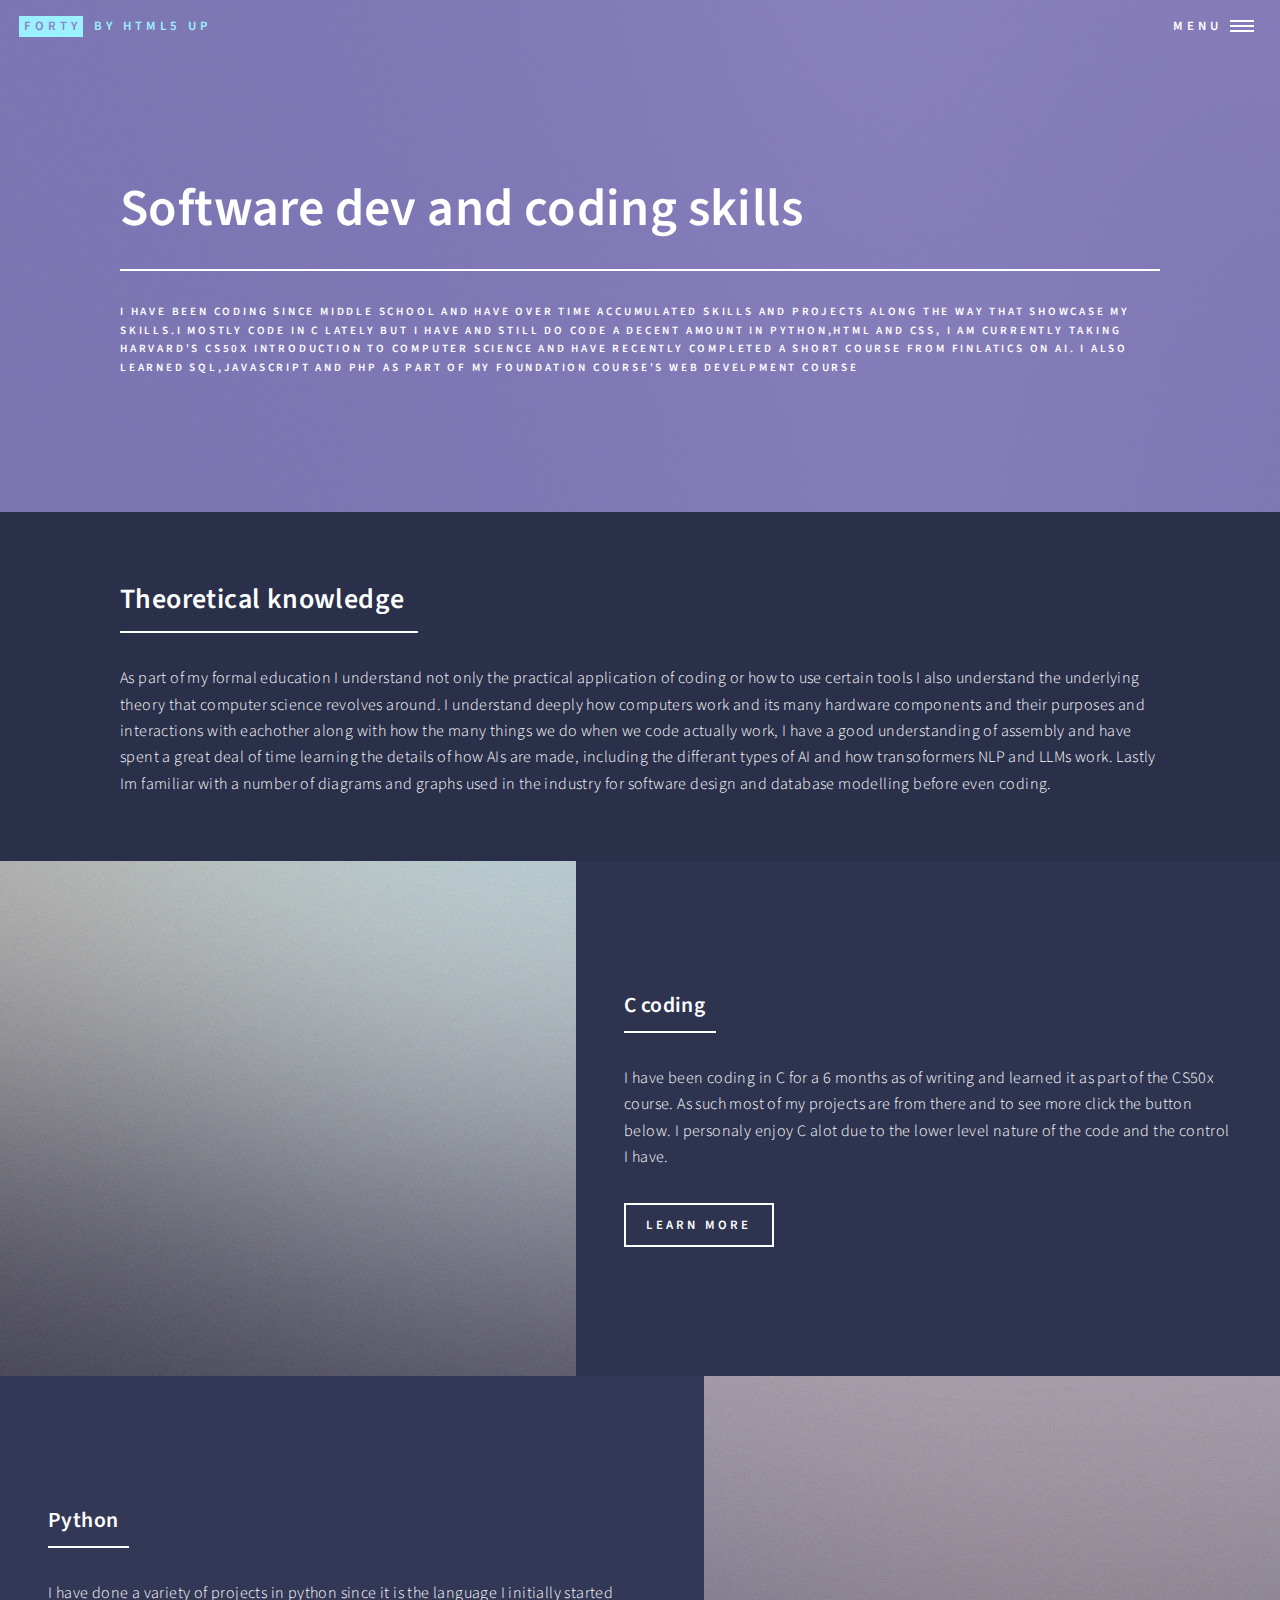
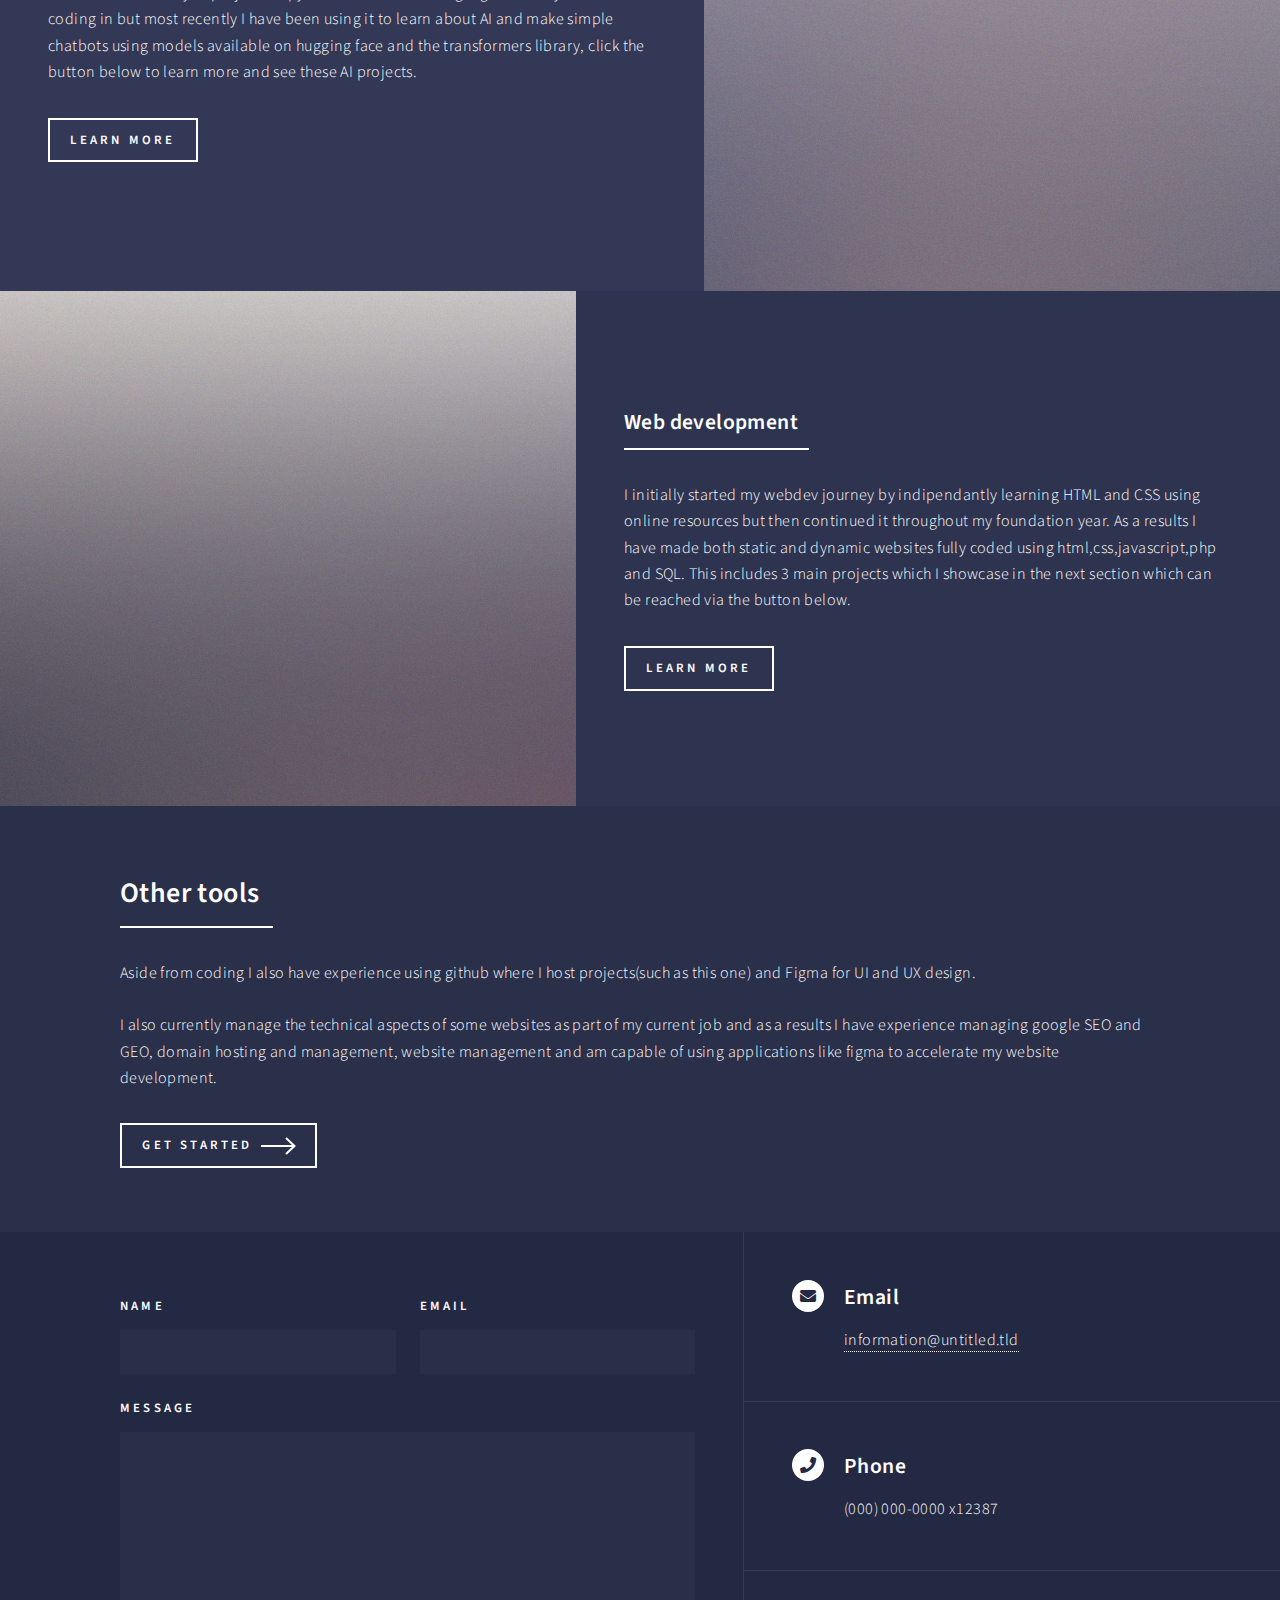
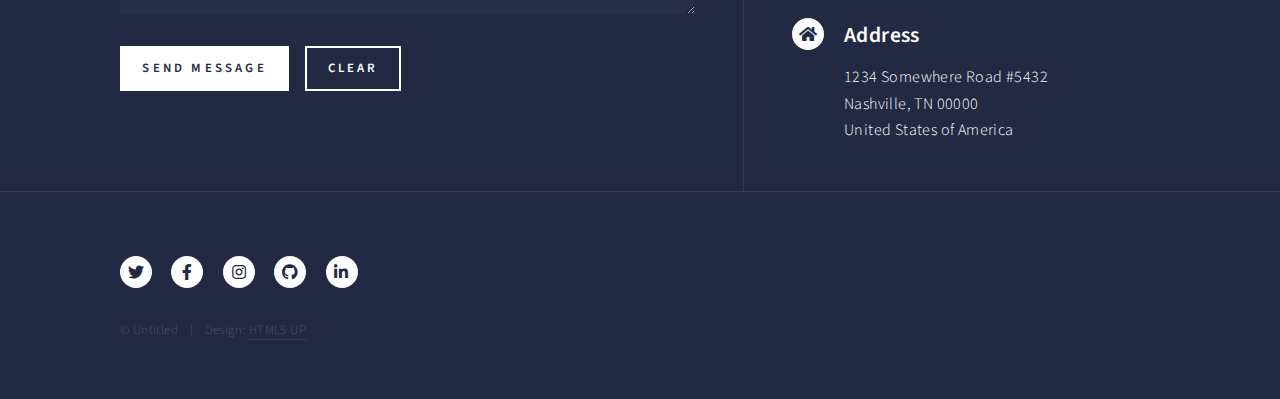
<file: Portfolio/Software-coding-skills.html>
<!DOCTYPE HTML>
<!--
	Forty by HTML5 UP
	html5up.net | @ajlkn
	Free for personal and commercial use under the CCA 3.0 license (html5up.net/license)
-->
<html>
	<head>
		<title>Landing - Forty by HTML5 UP</title>
		<meta charset="utf-8" />
		<meta name="viewport" content="width=device-width, initial-scale=1, user-scalable=no" />
		<link rel="stylesheet" href="assets/css/main.css" />
		<noscript><link rel="stylesheet" href="assets/css/noscript.css" /></noscript>
	</head>
	<body class="is-preload">

		<!-- Wrapper -->
			<div id="wrapper">

				<!-- Header -->
				<!-- Note: The "styleN" class below should match that of the banner element. -->
					<header id="header" class="alt style2">
						<a href="index.html" class="logo"><strong>Forty</strong> <span>by HTML5 UP</span></a>
						<nav>
							<a href="#menu">Menu</a>
						</nav>
					</header>

				<!-- Menu -->
					<nav id="menu">
						<ul class="links">
							<li><a href="index.html">Home</a></li>
							<li><a href="landing.html">Landing</a></li>
							<li><a href="generic.html">Generic</a></li>
							<li><a href="elements.html">Elements</a></li>
						</ul>
						<ul class="actions stacked">
							<li><a href="#" class="button primary fit">Get Started</a></li>
						</ul>
					</nav>

				<!-- Banner -->
				<!-- Note: The "styleN" class below should match that of the header element. -->
					<section id="banner" class="style2">
						<div class="inner">
							<span class="image">
								<img src="images/pic07.jpg" alt="" />
							</span>
							<header class="major">
								<h1>Software dev and coding skills</h1>
							</header>
							<div class="content">
								<p>I have been coding since middle school and have over time accumulated skills and projects along the way that showcase my skills.I mostly code in C lately but I have and still do code a decent amount in python,html and css, I am currently taking harvard's CS50x introduction to computer science and have recently completed a short course from finlatics on AI. I also learned SQL,Javascript and PHP as part of my foundation course's web develpment course</p>
							</div>
						</div>
					</section>

				<!-- Main -->
					<div id="main">

						<!-- One -->
							<section id="one">
								<div class="inner">
									<header class="major">
										<h2>Theoretical knowledge</h2>
									</header>
									<p>As part of my formal education I understand not only the practical application of coding or how to use certain tools I also understand the underlying theory that computer science revolves around. I understand deeply how computers work and its many hardware components and their purposes and interactions with eachother along with how the many things we do when we code actually work, I have a good understanding of assembly and have spent a great deal of time learning the details of how AIs are made, including the differant types of AI and how transoformers NLP and LLMs work. Lastly Im familiar with a number of diagrams and graphs used in the industry for software design and database modelling before even coding.</p>
								</div>
							</section>

						<!-- Two -->
							<section id="two" class="spotlights">
								<section>
									<a href="generic.html" class="image">
										<img src="images/pic08.jpg" alt="" data-position="center center" />
									</a>
									<div class="content">
										<div class="inner">
											<header class="major">
												<h3>C coding</h3>
											</header>
											<p>I have been coding in C for a 6 months as of writing and learned it as part of the CS50x course. As such most of my projects are from there and to see more  click the button below. I personaly enjoy C alot due to the lower level nature of the code and the control I have.</p>
											<ul class="actions">
												<li><a href="C-details.html" class="button">Learn more</a></li>
											</ul>
										</div>
									</div>
								</section>
								<section>
									<a href="generic.html" class="image">
										<img src="images/pic09.jpg" alt="" data-position="top center" />
									</a>
									<div class="content">
										<div class="inner">
											<header class="major">
												<h3>Python</h3>
											</header>
											<p>I have done a variety of projects in python since it is the language I initially started coding in but most recently I have been using it to learn about AI and make simple chatbots using models available on hugging face and the transformers library, click the button below to learn more and see these AI projects.</p>
											<ul class="actions">
												<li><a href="generic.html" class="button">Learn more</a></li>
											</ul>
										</div>
									</div>
								</section>
								<section>
									<a href="generic.html" class="image">
										<img src="images/pic10.jpg" alt="" data-position="25% 25%" />
									</a>
									<div class="content">
										<div class="inner">
											<header class="major">
												<h3>Web development</h3>
											</header>
											<p>I initially started my webdev journey by indipendantly learning HTML and CSS using online resources but then continued it throughout my foundation year. As a results I have made both static and dynamic websites fully coded using html,css,javascript,php and SQL. This includes 3 main  projects which I showcase in the next section which can be reached via the button below.</p>
											<ul class="actions">
												<li><a href="generic.html" class="button">Learn more</a></li>
											</ul>
										</div>
									</div>
								</section>
							</section>

						<!-- Three -->
							<section id="three">
								<div class="inner">
									<header class="major">
										<h2>Other tools</h2>
									</header>
									<p>Aside from coding I also have experience using github where I host projects(such as this one) and Figma for UI and UX design.
										<br><br>
										I also currently manage the technical aspects of some websites as part of my current job and as a results I have experience managing google SEO and GEO, domain hosting and management, website management and am capable of using applications like figma to accelerate my website development.
									</p>
									<ul class="actions">
										<li><a href="generic.html" class="button next">Get Started</a></li>
									</ul>
								</div>
							</section>

					</div>

				<!-- Contact -->
					<section id="contact">
						<div class="inner">
							<section>
								<form method="post" action="#">
									<div class="fields">
										<div class="field half">
											<label for="name">Name</label>
											<input type="text" name="name" id="name" />
										</div>
										<div class="field half">
											<label for="email">Email</label>
											<input type="text" name="email" id="email" />
										</div>
										<div class="field">
											<label for="message">Message</label>
											<textarea name="message" id="message" rows="6"></textarea>
										</div>
									</div>
									<ul class="actions">
										<li><input type="submit" value="Send Message" class="primary" /></li>
										<li><input type="reset" value="Clear" /></li>
									</ul>
								</form>
							</section>
							<section class="split">
								<section>
									<div class="contact-method">
										<span class="icon solid alt fa-envelope"></span>
										<h3>Email</h3>
										<a href="#">information@untitled.tld</a>
									</div>
								</section>
								<section>
									<div class="contact-method">
										<span class="icon solid alt fa-phone"></span>
										<h3>Phone</h3>
										<span>(000) 000-0000 x12387</span>
									</div>
								</section>
								<section>
									<div class="contact-method">
										<span class="icon solid alt fa-home"></span>
										<h3>Address</h3>
										<span>1234 Somewhere Road #5432<br />
										Nashville, TN 00000<br />
										United States of America</span>
									</div>
								</section>
							</section>
						</div>
					</section>

				<!-- Footer -->
					<footer id="footer">
						<div class="inner">
							<ul class="icons">
								<li><a href="#" class="icon brands alt fa-twitter"><span class="label">Twitter</span></a></li>
								<li><a href="#" class="icon brands alt fa-facebook-f"><span class="label">Facebook</span></a></li>
								<li><a href="#" class="icon brands alt fa-instagram"><span class="label">Instagram</span></a></li>
								<li><a href="#" class="icon brands alt fa-github"><span class="label">GitHub</span></a></li>
								<li><a href="#" class="icon brands alt fa-linkedin-in"><span class="label">LinkedIn</span></a></li>
							</ul>
							<ul class="copyright">
								<li>&copy; Untitled</li><li>Design: <a href="https://html5up.net">HTML5 UP</a></li>
							</ul>
						</div>
					</footer>

			</div>

		<!-- Scripts -->
			<script src="assets/js/jquery.min.js"></script>
			<script src="assets/js/jquery.scrolly.min.js"></script>
			<script src="assets/js/jquery.scrollex.min.js"></script>
			<script src="assets/js/browser.min.js"></script>
			<script src="assets/js/breakpoints.min.js"></script>
			<script src="assets/js/util.js"></script>
			<script src="assets/js/main.js"></script>

	</body>
</html>
</file>
<file: Portfolio/assets/css/noscript.css>
/*
	Forty by HTML5 UP
	html5up.net | @ajlkn
	Free for personal and commercial use under the CCA 3.0 license (html5up.net/license)
*/

/* Banner */

	body.is-preload #banner:after {
		opacity: 0.85;
	}

	body.is-preload #banner > .inner {
		-moz-filter: none;
		-webkit-filter: none;
		-ms-filter: none;
		filter: none;
		-moz-transform: none;
		-webkit-transform: none;
		-ms-transform: none;
		transform: none;
		opacity: 1;
	}
</file>
<file: Portfolio/assets/css/main.css>
@import url(fontawesome-all.min.css);
@import url("https://fonts.googleapis.com/css?family=Source+Sans+Pro:300,300italic,600,600italic");

/*
	Forty by HTML5 UP
	html5up.net | @ajlkn
	Free for personal and commercial use under the CCA 3.0 license (html5up.net/license)
*/

html, body, div, span, applet, object,
iframe, h1, h2, h3, h4, h5, h6, p, blockquote,
pre, a, abbr, acronym, address, big, cite,
code, del, dfn, em, img, ins, kbd, q, s, samp,
small, strike, strong, sub, sup, tt, var, b,
u, i, center, dl, dt, dd, ol, ul, li, fieldset,
form, label, legend, table, caption, tbody,
tfoot, thead, tr, th, td, article, aside,
canvas, details, embed, figure, figcaption,
footer, header, hgroup, menu, nav, output, ruby,
section, summary, time, mark, audio, video {
	margin: 0;
	padding: 0;
	border: 0;
	font-size: 100%;
	font: inherit;
	vertical-align: baseline;}

article, aside, details, figcaption, figure,
footer, header, hgroup, menu, nav, section {
	display: block;}

body {
	line-height: 1;
}

ol, ul {
	list-style: none;
}

blockquote, q {
	quotes: none;
}

	blockquote:before, blockquote:after, q:before, q:after {
		content: '';
		content: none;
	}

table {
	border-collapse: collapse;
	border-spacing: 0;
}

body {
	-webkit-text-size-adjust: none;
}

mark {
	background-color: transparent;
	color: inherit;
}

input::-moz-focus-inner {
	border: 0;
	padding: 0;
}

input, select, textarea {
	-moz-appearance: none;
	-webkit-appearance: none;
	-ms-appearance: none;
	appearance: none;
}

.horizontal-lists
{
	display: flex;
	flex-direction: row;
	gap: 15%;
	
	ul{
		margin-left:20px ;
	}
	div{
		min-width: 30%;
	}

}
.horizontal-long-list{
	display: flex;
	flex-direction: row;
	flex-wrap: wrap;
	gap: 20px;
	li{
		padding-right: 20px;
		padding-left: 0px;
	}
}
/* Basic */

	@-ms-viewport {
		width: device-width;
	}

	body {
		-ms-overflow-style: scrollbar;
	}

	@media screen and (max-width: 480px) {

		html, body {
			min-width: 320px;
		}

	}

	html {
		box-sizing: border-box;
	}

	*, *:before, *:after {
		box-sizing: inherit;
	}

	body {
		background: #242943;
	}

		body.is-preload *, body.is-preload *:before, body.is-preload *:after {
			-moz-animation: none !important;
			-webkit-animation: none !important;
			-ms-animation: none !important;
			animation: none !important;
			-moz-transition: none !important;
			-webkit-transition: none !important;
			-ms-transition: none !important;
			transition: none !important;
		}

/* Type */

	body, input, select, textarea {
		color: #ffffff;
		font-family: "Source Sans Pro", Helvetica, sans-serif;
		font-size: 17pt;
		font-weight: 300;
		letter-spacing: 0.025em;
		line-height: 1.65;
	}

		@media screen and (max-width: 1680px) {

			body, input, select, textarea {
				font-size: 14pt;
			}

		}

		@media screen and (max-width: 1280px) {

			body, input, select, textarea {
				font-size: 12pt;
			}

		}

		@media screen and (max-width: 360px) {

			body, input, select, textarea {
				font-size: 11pt;
			}

		}

	a {
		-moz-transition: color 0.2s ease-in-out, border-bottom-color 0.2s ease-in-out;
		-webkit-transition: color 0.2s ease-in-out, border-bottom-color 0.2s ease-in-out;
		-ms-transition: color 0.2s ease-in-out, border-bottom-color 0.2s ease-in-out;
		transition: color 0.2s ease-in-out, border-bottom-color 0.2s ease-in-out;
		border-bottom: dotted 1px;
		color: inherit;
		text-decoration: none;
	}

		a:hover {
			border-bottom-color: transparent;
			color: #9bf1ff !important;
		}

		a:active {
			color: #53e3fb !important;
		}

	strong, b {
		color: #ffffff;
		font-weight: 600;
	}

	em, i {
		font-style: italic;
	}

	p {
		margin: 0 0 2em 0;
	}

	h1, h2, h3, h4, h5, h6 {
		color: #ffffff;
		font-weight: 600;
		line-height: 1.65;
		margin: 0 0 1em 0;
	}

		h1 a, h2 a, h3 a, h4 a, h5 a, h6 a {
			color: inherit;
			border-bottom: 0;
		}

	h1 {
		font-size: 2.5em;
	}

	h2 {
		font-size: 1.75em;
	}

	h3 {
		font-size: 1.35em;
	}

	h4 {
		font-size: 1.1em;
	}

	h5 {
		font-size: 0.9em;
	}

	h6 {
		font-size: 0.7em;
	}

	@media screen and (max-width: 736px) {

		h1 {
			font-size: 2em;
		}

		h2 {
			font-size: 1.5em;
		}

		h3 {
			font-size: 1.25em;
		}

	}

	sub {
		font-size: 0.8em;
		position: relative;
		top: 0.5em;
	}

	sup {
		font-size: 0.8em;
		position: relative;
		top: -0.5em;
	}

	blockquote {
		border-left: solid 4px rgba(212, 212, 255, 0.1);
		font-style: italic;
		margin: 0 0 2em 0;
		padding: 0.5em 0 0.5em 2em;
	}

	code {
		background: rgba(212, 212, 255, 0.035);
		font-family: "Courier New", monospace;
		font-size: 0.9em;
		margin: 0 0.25em;
		padding: 0.25em 0.65em;
	}

	pre {
		-webkit-overflow-scrolling: touch;
		font-family: "Courier New", monospace;
		font-size: 0.9em;
		margin: 0 0 2em 0;
	}

		pre code {
			display: block;
			line-height: 1.75;
			padding: 1em 1.5em;
			overflow-x: auto;
		}

	hr {
		border: 0;
		border-bottom: solid 1px rgba(212, 212, 255, 0.1);
		margin: 2em 0;
	}

		hr.major {
			margin: 3em 0;
		}

	.align-left {
		text-align: left;
	}

	.align-center {
		text-align: center;
	}

	.align-right {
		text-align: right;
	}

/* Row */

	.row {
		display: flex;
		flex-wrap: wrap;
		box-sizing: border-box;
		align-items: stretch;
	}

		.row > * {
			box-sizing: border-box;
		}

		.row.gtr-uniform > * > :last-child {
			margin-bottom: 0;
		}

		.row.aln-left {
			justify-content: flex-start;
		}

		.row.aln-center {
			justify-content: center;
		}

		.row.aln-right {
			justify-content: flex-end;
		}

		.row.aln-top {
			align-items: flex-start;
		}

		.row.aln-middle {
			align-items: center;
		}

		.row.aln-bottom {
			align-items: flex-end;
		}

		.row > .imp {
			order: -1;
		}

		.row > .col-1 {
			width: 8.33333%;
		}

		.row > .off-1 {
			margin-left: 8.33333%;
		}

		.row > .col-2 {
			width: 16.66667%;
		}

		.row > .off-2 {
			margin-left: 16.66667%;
		}

		.row > .col-3 {
			width: 25%;
		}

		.row > .off-3 {
			margin-left: 25%;
		}

		.row > .col-4 {
			width: 33.33333%;
		}

		.row > .off-4 {
			margin-left: 33.33333%;
		}

		.row > .col-5 {
			width: 41.66667%;
		}

		.row > .off-5 {
			margin-left: 41.66667%;
		}

		.row > .col-6 {
			width: 50%;
		}

		.row > .off-6 {
			margin-left: 50%;
		}

		.row > .col-7 {
			width: 58.33333%;
		}

		.row > .off-7 {
			margin-left: 58.33333%;
		}

		.row > .col-8 {
			width: 66.66667%;
		}

		.row > .off-8 {
			margin-left: 66.66667%;
		}

		.row > .col-9 {
			width: 75%;
		}

		.row > .off-9 {
			margin-left: 75%;
		}

		.row > .col-10 {
			width: 83.33333%;
		}

		.row > .off-10 {
			margin-left: 83.33333%;
		}

		.row > .col-11 {
			width: 91.66667%;
		}

		.row > .off-11 {
			margin-left: 91.66667%;
		}

		.row > .col-12 {
			width: 100%;
		}

		.row > .off-12 {
			margin-left: 100%;
		}

		.row.gtr-0 {
			margin-top: 0;
			margin-left: 0em;
		}

			.row.gtr-0 > * {
				padding: 0 0 0 0em;
			}

			.row.gtr-0.gtr-uniform {
				margin-top: 0em;
			}

				.row.gtr-0.gtr-uniform > * {
					padding-top: 0em;
				}

		.row.gtr-25 {
			margin-top: 0;
			margin-left: -0.5em;
		}

			.row.gtr-25 > * {
				padding: 0 0 0 0.5em;
			}

			.row.gtr-25.gtr-uniform {
				margin-top: -0.5em;
			}

				.row.gtr-25.gtr-uniform > * {
					padding-top: 0.5em;
				}

		.row.gtr-50 {
			margin-top: 0;
			margin-left: -1em;
		}

			.row.gtr-50 > * {
				padding: 0 0 0 1em;
			}

			.row.gtr-50.gtr-uniform {
				margin-top: -1em;
			}

				.row.gtr-50.gtr-uniform > * {
					padding-top: 1em;
				}

		.row {
			margin-top: 0;
			margin-left: -2em;
		}

			.row > * {
				padding: 0 0 0 2em;
			}

			.row.gtr-uniform {
				margin-top: -2em;
			}

				.row.gtr-uniform > * {
					padding-top: 2em;
				}

		.row.gtr-150 {
			margin-top: 0;
			margin-left: -3em;
		}

			.row.gtr-150 > * {
				padding: 0 0 0 3em;
			}

			.row.gtr-150.gtr-uniform {
				margin-top: -3em;
			}

				.row.gtr-150.gtr-uniform > * {
					padding-top: 3em;
				}

		.row.gtr-200 {
			margin-top: 0;
			margin-left: -4em;
		}

			.row.gtr-200 > * {
				padding: 0 0 0 4em;
			}

			.row.gtr-200.gtr-uniform {
				margin-top: -4em;
			}

				.row.gtr-200.gtr-uniform > * {
					padding-top: 4em;
				}

		@media screen and (max-width: 1680px) {

			.row {
				display: flex;
				flex-wrap: wrap;
				box-sizing: border-box;
				align-items: stretch;
			}

				.row > * {
					box-sizing: border-box;
				}

				.row.gtr-uniform > * > :last-child {
					margin-bottom: 0;
				}

				.row.aln-left {
					justify-content: flex-start;
				}

				.row.aln-center {
					justify-content: center;
				}

				.row.aln-right {
					justify-content: flex-end;
				}

				.row.aln-top {
					align-items: flex-start;
				}

				.row.aln-middle {
					align-items: center;
				}

				.row.aln-bottom {
					align-items: flex-end;
				}

				.row > .imp-xlarge {
					order: -1;
				}

				.row > .col-1-xlarge {
					width: 8.33333%;
				}

				.row > .off-1-xlarge {
					margin-left: 8.33333%;
				}

				.row > .col-2-xlarge {
					width: 16.66667%;
				}

				.row > .off-2-xlarge {
					margin-left: 16.66667%;
				}

				.row > .col-3-xlarge {
					width: 25%;
				}

				.row > .off-3-xlarge {
					margin-left: 25%;
				}

				.row > .col-4-xlarge {
					width: 33.33333%;
				}

				.row > .off-4-xlarge {
					margin-left: 33.33333%;
				}

				.row > .col-5-xlarge {
					width: 41.66667%;
				}

				.row > .off-5-xlarge {
					margin-left: 41.66667%;
				}

				.row > .col-6-xlarge {
					width: 50%;
				}

				.row > .off-6-xlarge {
					margin-left: 50%;
				}

				.row > .col-7-xlarge {
					width: 58.33333%;
				}

				.row > .off-7-xlarge {
					margin-left: 58.33333%;
				}

				.row > .col-8-xlarge {
					width: 66.66667%;
				}

				.row > .off-8-xlarge {
					margin-left: 66.66667%;
				}

				.row > .col-9-xlarge {
					width: 75%;
				}

				.row > .off-9-xlarge {
					margin-left: 75%;
				}

				.row > .col-10-xlarge {
					width: 83.33333%;
				}

				.row > .off-10-xlarge {
					margin-left: 83.33333%;
				}

				.row > .col-11-xlarge {
					width: 91.66667%;
				}

				.row > .off-11-xlarge {
					margin-left: 91.66667%;
				}

				.row > .col-12-xlarge {
					width: 100%;
				}

				.row > .off-12-xlarge {
					margin-left: 100%;
				}

				.row.gtr-0 {
					margin-top: 0;
					margin-left: 0em;
				}

					.row.gtr-0 > * {
						padding: 0 0 0 0em;
					}

					.row.gtr-0.gtr-uniform {
						margin-top: 0em;
					}

						.row.gtr-0.gtr-uniform > * {
							padding-top: 0em;
						}

				.row.gtr-25 {
					margin-top: 0;
					margin-left: -0.5em;
				}

					.row.gtr-25 > * {
						padding: 0 0 0 0.5em;
					}

					.row.gtr-25.gtr-uniform {
						margin-top: -0.5em;
					}

						.row.gtr-25.gtr-uniform > * {
							padding-top: 0.5em;
						}

				.row.gtr-50 {
					margin-top: 0;
					margin-left: -1em;
				}

					.row.gtr-50 > * {
						padding: 0 0 0 1em;
					}

					.row.gtr-50.gtr-uniform {
						margin-top: -1em;
					}

						.row.gtr-50.gtr-uniform > * {
							padding-top: 1em;
						}

				.row {
					margin-top: 0;
					margin-left: -2em;
				}

					.row > * {
						padding: 0 0 0 2em;
					}

					.row.gtr-uniform {
						margin-top: -2em;
					}

						.row.gtr-uniform > * {
							padding-top: 2em;
						}

				.row.gtr-150 {
					margin-top: 0;
					margin-left: -3em;
				}

					.row.gtr-150 > * {
						padding: 0 0 0 3em;
					}

					.row.gtr-150.gtr-uniform {
						margin-top: -3em;
					}

						.row.gtr-150.gtr-uniform > * {
							padding-top: 3em;
						}

				.row.gtr-200 {
					margin-top: 0;
					margin-left: -4em;
				}

					.row.gtr-200 > * {
						padding: 0 0 0 4em;
					}

					.row.gtr-200.gtr-uniform {
						margin-top: -4em;
					}

						.row.gtr-200.gtr-uniform > * {
							padding-top: 4em;
						}

		}

		@media screen and (max-width: 1280px) {

			.row {
				display: flex;
				flex-wrap: wrap;
				box-sizing: border-box;
				align-items: stretch;
			}

				.row > * {
					box-sizing: border-box;
				}

				.row.gtr-uniform > * > :last-child {
					margin-bottom: 0;
				}

				.row.aln-left {
					justify-content: flex-start;
				}

				.row.aln-center {
					justify-content: center;
				}

				.row.aln-right {
					justify-content: flex-end;
				}

				.row.aln-top {
					align-items: flex-start;
				}

				.row.aln-middle {
					align-items: center;
				}

				.row.aln-bottom {
					align-items: flex-end;
				}

				.row > .imp-large {
					order: -1;
				}

				.row > .col-1-large {
					width: 8.33333%;
				}

				.row > .off-1-large {
					margin-left: 8.33333%;
				}

				.row > .col-2-large {
					width: 16.66667%;
				}

				.row > .off-2-large {
					margin-left: 16.66667%;
				}

				.row > .col-3-large {
					width: 25%;
				}

				.row > .off-3-large {
					margin-left: 25%;
				}

				.row > .col-4-large {
					width: 33.33333%;
				}

				.row > .off-4-large {
					margin-left: 33.33333%;
				}

				.row > .col-5-large {
					width: 41.66667%;
				}

				.row > .off-5-large {
					margin-left: 41.66667%;
				}

				.row > .col-6-large {
					width: 50%;
				}

				.row > .off-6-large {
					margin-left: 50%;
				}

				.row > .col-7-large {
					width: 58.33333%;
				}

				.row > .off-7-large {
					margin-left: 58.33333%;
				}

				.row > .col-8-large {
					width: 66.66667%;
				}

				.row > .off-8-large {
					margin-left: 66.66667%;
				}

				.row > .col-9-large {
					width: 75%;
				}

				.row > .off-9-large {
					margin-left: 75%;
				}

				.row > .col-10-large {
					width: 83.33333%;
				}

				.row > .off-10-large {
					margin-left: 83.33333%;
				}

				.row > .col-11-large {
					width: 91.66667%;
				}

				.row > .off-11-large {
					margin-left: 91.66667%;
				}

				.row > .col-12-large {
					width: 100%;
				}

				.row > .off-12-large {
					margin-left: 100%;
				}

				.row.gtr-0 {
					margin-top: 0;
					margin-left: 0em;
				}

					.row.gtr-0 > * {
						padding: 0 0 0 0em;
					}

					.row.gtr-0.gtr-uniform {
						margin-top: 0em;
					}

						.row.gtr-0.gtr-uniform > * {
							padding-top: 0em;
						}

				.row.gtr-25 {
					margin-top: 0;
					margin-left: -0.375em;
				}

					.row.gtr-25 > * {
						padding: 0 0 0 0.375em;
					}

					.row.gtr-25.gtr-uniform {
						margin-top: -0.375em;
					}

						.row.gtr-25.gtr-uniform > * {
							padding-top: 0.375em;
						}

				.row.gtr-50 {
					margin-top: 0;
					margin-left: -0.75em;
				}

					.row.gtr-50 > * {
						padding: 0 0 0 0.75em;
					}

					.row.gtr-50.gtr-uniform {
						margin-top: -0.75em;
					}

						.row.gtr-50.gtr-uniform > * {
							padding-top: 0.75em;
						}

				.row {
					margin-top: 0;
					margin-left: -1.5em;
				}

					.row > * {
						padding: 0 0 0 1.5em;
					}

					.row.gtr-uniform {
						margin-top: -1.5em;
					}

						.row.gtr-uniform > * {
							padding-top: 1.5em;
						}

				.row.gtr-150 {
					margin-top: 0;
					margin-left: -2.25em;
				}

					.row.gtr-150 > * {
						padding: 0 0 0 2.25em;
					}

					.row.gtr-150.gtr-uniform {
						margin-top: -2.25em;
					}

						.row.gtr-150.gtr-uniform > * {
							padding-top: 2.25em;
						}

				.row.gtr-200 {
					margin-top: 0;
					margin-left: -3em;
				}

					.row.gtr-200 > * {
						padding: 0 0 0 3em;
					}

					.row.gtr-200.gtr-uniform {
						margin-top: -3em;
					}

						.row.gtr-200.gtr-uniform > * {
							padding-top: 3em;
						}

		}

		@media screen and (max-width: 980px) {

			.row {
				display: flex;
				flex-wrap: wrap;
				box-sizing: border-box;
				align-items: stretch;
			}

				.row > * {
					box-sizing: border-box;
				}

				.row.gtr-uniform > * > :last-child {
					margin-bottom: 0;
				}

				.row.aln-left {
					justify-content: flex-start;
				}

				.row.aln-center {
					justify-content: center;
				}

				.row.aln-right {
					justify-content: flex-end;
				}

				.row.aln-top {
					align-items: flex-start;
				}

				.row.aln-middle {
					align-items: center;
				}

				.row.aln-bottom {
					align-items: flex-end;
				}

				.row > .imp-medium {
					order: -1;
				}

				.row > .col-1-medium {
					width: 8.33333%;
				}

				.row > .off-1-medium {
					margin-left: 8.33333%;
				}

				.row > .col-2-medium {
					width: 16.66667%;
				}

				.row > .off-2-medium {
					margin-left: 16.66667%;
				}

				.row > .col-3-medium {
					width: 25%;
				}

				.row > .off-3-medium {
					margin-left: 25%;
				}

				.row > .col-4-medium {
					width: 33.33333%;
				}

				.row > .off-4-medium {
					margin-left: 33.33333%;
				}

				.row > .col-5-medium {
					width: 41.66667%;
				}

				.row > .off-5-medium {
					margin-left: 41.66667%;
				}

				.row > .col-6-medium {
					width: 50%;
				}

				.row > .off-6-medium {
					margin-left: 50%;
				}

				.row > .col-7-medium {
					width: 58.33333%;
				}

				.row > .off-7-medium {
					margin-left: 58.33333%;
				}

				.row > .col-8-medium {
					width: 66.66667%;
				}

				.row > .off-8-medium {
					margin-left: 66.66667%;
				}

				.row > .col-9-medium {
					width: 75%;
				}

				.row > .off-9-medium {
					margin-left: 75%;
				}

				.row > .col-10-medium {
					width: 83.33333%;
				}

				.row > .off-10-medium {
					margin-left: 83.33333%;
				}

				.row > .col-11-medium {
					width: 91.66667%;
				}

				.row > .off-11-medium {
					margin-left: 91.66667%;
				}

				.row > .col-12-medium {
					width: 100%;
				}

				.row > .off-12-medium {
					margin-left: 100%;
				}

				.row.gtr-0 {
					margin-top: 0;
					margin-left: 0em;
				}

					.row.gtr-0 > * {
						padding: 0 0 0 0em;
					}

					.row.gtr-0.gtr-uniform {
						margin-top: 0em;
					}

						.row.gtr-0.gtr-uniform > * {
							padding-top: 0em;
						}

				.row.gtr-25 {
					margin-top: 0;
					margin-left: -0.375em;
				}

					.row.gtr-25 > * {
						padding: 0 0 0 0.375em;
					}

					.row.gtr-25.gtr-uniform {
						margin-top: -0.375em;
					}

						.row.gtr-25.gtr-uniform > * {
							padding-top: 0.375em;
						}

				.row.gtr-50 {
					margin-top: 0;
					margin-left: -0.75em;
				}

					.row.gtr-50 > * {
						padding: 0 0 0 0.75em;
					}

					.row.gtr-50.gtr-uniform {
						margin-top: -0.75em;
					}

						.row.gtr-50.gtr-uniform > * {
							padding-top: 0.75em;
						}

				.row {
					margin-top: 0;
					margin-left: -1.5em;
				}

					.row > * {
						padding: 0 0 0 1.5em;
					}

					.row.gtr-uniform {
						margin-top: -1.5em;
					}

						.row.gtr-uniform > * {
							padding-top: 1.5em;
						}

				.row.gtr-150 {
					margin-top: 0;
					margin-left: -2.25em;
				}

					.row.gtr-150 > * {
						padding: 0 0 0 2.25em;
					}

					.row.gtr-150.gtr-uniform {
						margin-top: -2.25em;
					}

						.row.gtr-150.gtr-uniform > * {
							padding-top: 2.25em;
						}

				.row.gtr-200 {
					margin-top: 0;
					margin-left: -3em;
				}

					.row.gtr-200 > * {
						padding: 0 0 0 3em;
					}

					.row.gtr-200.gtr-uniform {
						margin-top: -3em;
					}

						.row.gtr-200.gtr-uniform > * {
							padding-top: 3em;
						}

		}

		@media screen and (max-width: 736px) {

			.row {
				display: flex;
				flex-wrap: wrap;
				box-sizing: border-box;
				align-items: stretch;
			}

				.row > * {
					box-sizing: border-box;
				}

				.row.gtr-uniform > * > :last-child {
					margin-bottom: 0;
				}

				.row.aln-left {
					justify-content: flex-start;
				}

				.row.aln-center {
					justify-content: center;
				}

				.row.aln-right {
					justify-content: flex-end;
				}

				.row.aln-top {
					align-items: flex-start;
				}

				.row.aln-middle {
					align-items: center;
				}

				.row.aln-bottom {
					align-items: flex-end;
				}

				.row > .imp-small {
					order: -1;
				}

				.row > .col-1-small {
					width: 8.33333%;
				}

				.row > .off-1-small {
					margin-left: 8.33333%;
				}

				.row > .col-2-small {
					width: 16.66667%;
				}

				.row > .off-2-small {
					margin-left: 16.66667%;
				}

				.row > .col-3-small {
					width: 25%;
				}

				.row > .off-3-small {
					margin-left: 25%;
				}

				.row > .col-4-small {
					width: 33.33333%;
				}

				.row > .off-4-small {
					margin-left: 33.33333%;
				}

				.row > .col-5-small {
					width: 41.66667%;
				}

				.row > .off-5-small {
					margin-left: 41.66667%;
				}

				.row > .col-6-small {
					width: 50%;
				}

				.row > .off-6-small {
					margin-left: 50%;
				}

				.row > .col-7-small {
					width: 58.33333%;
				}

				.row > .off-7-small {
					margin-left: 58.33333%;
				}

				.row > .col-8-small {
					width: 66.66667%;
				}

				.row > .off-8-small {
					margin-left: 66.66667%;
				}

				.row > .col-9-small {
					width: 75%;
				}

				.row > .off-9-small {
					margin-left: 75%;
				}

				.row > .col-10-small {
					width: 83.33333%;
				}

				.row > .off-10-small {
					margin-left: 83.33333%;
				}

				.row > .col-11-small {
					width: 91.66667%;
				}

				.row > .off-11-small {
					margin-left: 91.66667%;
				}

				.row > .col-12-small {
					width: 100%;
				}

				.row > .off-12-small {
					margin-left: 100%;
				}

				.row.gtr-0 {
					margin-top: 0;
					margin-left: 0em;
				}

					.row.gtr-0 > * {
						padding: 0 0 0 0em;
					}

					.row.gtr-0.gtr-uniform {
						margin-top: 0em;
					}

						.row.gtr-0.gtr-uniform > * {
							padding-top: 0em;
						}

				.row.gtr-25 {
					margin-top: 0;
					margin-left: -0.3125em;
				}

					.row.gtr-25 > * {
						padding: 0 0 0 0.3125em;
					}

					.row.gtr-25.gtr-uniform {
						margin-top: -0.3125em;
					}

						.row.gtr-25.gtr-uniform > * {
							padding-top: 0.3125em;
						}

				.row.gtr-50 {
					margin-top: 0;
					margin-left: -0.625em;
				}

					.row.gtr-50 > * {
						padding: 0 0 0 0.625em;
					}

					.row.gtr-50.gtr-uniform {
						margin-top: -0.625em;
					}

						.row.gtr-50.gtr-uniform > * {
							padding-top: 0.625em;
						}

				.row {
					margin-top: 0;
					margin-left: -1.25em;
				}

					.row > * {
						padding: 0 0 0 1.25em;
					}

					.row.gtr-uniform {
						margin-top: -1.25em;
					}

						.row.gtr-uniform > * {
							padding-top: 1.25em;
						}

				.row.gtr-150 {
					margin-top: 0;
					margin-left: -1.875em;
				}

					.row.gtr-150 > * {
						padding: 0 0 0 1.875em;
					}

					.row.gtr-150.gtr-uniform {
						margin-top: -1.875em;
					}

						.row.gtr-150.gtr-uniform > * {
							padding-top: 1.875em;
						}

				.row.gtr-200 {
					margin-top: 0;
					margin-left: -2.5em;
				}

					.row.gtr-200 > * {
						padding: 0 0 0 2.5em;
					}

					.row.gtr-200.gtr-uniform {
						margin-top: -2.5em;
					}

						.row.gtr-200.gtr-uniform > * {
							padding-top: 2.5em;
						}

		}

		@media screen and (max-width: 480px) {

			.row {
				display: flex;
				flex-wrap: wrap;
				box-sizing: border-box;
				align-items: stretch;
			}

				.row > * {
					box-sizing: border-box;
				}

				.row.gtr-uniform > * > :last-child {
					margin-bottom: 0;
				}

				.row.aln-left {
					justify-content: flex-start;
				}

				.row.aln-center {
					justify-content: center;
				}

				.row.aln-right {
					justify-content: flex-end;
				}

				.row.aln-top {
					align-items: flex-start;
				}

				.row.aln-middle {
					align-items: center;
				}

				.row.aln-bottom {
					align-items: flex-end;
				}

				.row > .imp-xsmall {
					order: -1;
				}

				.row > .col-1-xsmall {
					width: 8.33333%;
				}

				.row > .off-1-xsmall {
					margin-left: 8.33333%;
				}

				.row > .col-2-xsmall {
					width: 16.66667%;
				}

				.row > .off-2-xsmall {
					margin-left: 16.66667%;
				}

				.row > .col-3-xsmall {
					width: 25%;
				}

				.row > .off-3-xsmall {
					margin-left: 25%;
				}

				.row > .col-4-xsmall {
					width: 33.33333%;
				}

				.row > .off-4-xsmall {
					margin-left: 33.33333%;
				}

				.row > .col-5-xsmall {
					width: 41.66667%;
				}

				.row > .off-5-xsmall {
					margin-left: 41.66667%;
				}

				.row > .col-6-xsmall {
					width: 50%;
				}

				.row > .off-6-xsmall {
					margin-left: 50%;
				}

				.row > .col-7-xsmall {
					width: 58.33333%;
				}

				.row > .off-7-xsmall {
					margin-left: 58.33333%;
				}

				.row > .col-8-xsmall {
					width: 66.66667%;
				}

				.row > .off-8-xsmall {
					margin-left: 66.66667%;
				}

				.row > .col-9-xsmall {
					width: 75%;
				}

				.row > .off-9-xsmall {
					margin-left: 75%;
				}

				.row > .col-10-xsmall {
					width: 83.33333%;
				}

				.row > .off-10-xsmall {
					margin-left: 83.33333%;
				}

				.row > .col-11-xsmall {
					width: 91.66667%;
				}

				.row > .off-11-xsmall {
					margin-left: 91.66667%;
				}

				.row > .col-12-xsmall {
					width: 100%;
				}

				.row > .off-12-xsmall {
					margin-left: 100%;
				}

				.row.gtr-0 {
					margin-top: 0;
					margin-left: 0em;
				}

					.row.gtr-0 > * {
						padding: 0 0 0 0em;
					}

					.row.gtr-0.gtr-uniform {
						margin-top: 0em;
					}

						.row.gtr-0.gtr-uniform > * {
							padding-top: 0em;
						}

				.row.gtr-25 {
					margin-top: 0;
					margin-left: -0.3125em;
				}

					.row.gtr-25 > * {
						padding: 0 0 0 0.3125em;
					}

					.row.gtr-25.gtr-uniform {
						margin-top: -0.3125em;
					}

						.row.gtr-25.gtr-uniform > * {
							padding-top: 0.3125em;
						}

				.row.gtr-50 {
					margin-top: 0;
					margin-left: -0.625em;
				}

					.row.gtr-50 > * {
						padding: 0 0 0 0.625em;
					}

					.row.gtr-50.gtr-uniform {
						margin-top: -0.625em;
					}

						.row.gtr-50.gtr-uniform > * {
							padding-top: 0.625em;
						}

				.row {
					margin-top: 0;
					margin-left: -1.25em;
				}

					.row > * {
						padding: 0 0 0 1.25em;
					}

					.row.gtr-uniform {
						margin-top: -1.25em;
					}

						.row.gtr-uniform > * {
							padding-top: 1.25em;
						}

				.row.gtr-150 {
					margin-top: 0;
					margin-left: -1.875em;
				}

					.row.gtr-150 > * {
						padding: 0 0 0 1.875em;
					}

					.row.gtr-150.gtr-uniform {
						margin-top: -1.875em;
					}

						.row.gtr-150.gtr-uniform > * {
							padding-top: 1.875em;
						}

				.row.gtr-200 {
					margin-top: 0;
					margin-left: -2.5em;
				}

					.row.gtr-200 > * {
						padding: 0 0 0 2.5em;
					}

					.row.gtr-200.gtr-uniform {
						margin-top: -2.5em;
					}

						.row.gtr-200.gtr-uniform > * {
							padding-top: 2.5em;
						}

		}

/* Section/Article */

	section.special, article.special {
		text-align: center;
	}

	header.major {
		width: -moz-max-content;
		width: -webkit-max-content;
		width: -ms-max-content;
		width: max-content;
		margin-bottom: 2em;
	}

	header.major img{
		border: 1px solid transparent;
		border-radius: 400px;
		margin: 0 auto;
		display: block;
		/* margin: 0px 28vw; */
		height: auto;
		width: min(80%, 500px) !important;
		/* width: 30vw !important; */
	}

		header.major > :first-child {
			margin-bottom: 0;
			width: calc(100% + 0.5em);
		}

			header.major > :first-child:after {
				content: '';
				background-color: #ffffff;
				display: block;
				height: 2px;
				margin: 0.325em 0 0.5em 0;
				width: 100%;
			}

		header.major > p {
			font-size: 0.7em;
			font-weight: 600;
			letter-spacing: 0.25em;
			margin-bottom: 0;
			text-transform: uppercase;
		}

		body.is-ie header.major > :first-child:after {
			max-width: 9em;
		}

		body.is-ie header.major > h1:after {
			max-width: 100% !important;
		}

	@media screen and (max-width: 736px) {

		header.major > p br {
			display: none;
		}

	}

/* Form */

	form {
		margin: 0 0 2em 0;
	}

		form > :last-child {
			margin-bottom: 0;
		}

		form > .fields {
			display: -moz-flex;
			display: -webkit-flex;
			display: -ms-flex;
			display: flex;
			-moz-flex-wrap: wrap;
			-webkit-flex-wrap: wrap;
			-ms-flex-wrap: wrap;
			flex-wrap: wrap;
			width: calc(100% + 3em);
			margin: -1.5em 0 2em -1.5em;
		}

			form > .fields > .field {
				-moz-flex-grow: 0;
				-webkit-flex-grow: 0;
				-ms-flex-grow: 0;
				flex-grow: 0;
				-moz-flex-shrink: 0;
				-webkit-flex-shrink: 0;
				-ms-flex-shrink: 0;
				flex-shrink: 0;
				padding: 1.5em 0 0 1.5em;
				width: calc(100% - 1.5em);
			}

				form > .fields > .field.half {
					width: calc(50% - 0.75em);
				}

				form > .fields > .field.third {
					width: calc(100%/3 - 0.5em);
				}

				form > .fields > .field.quarter {
					width: calc(25% - 0.375em);
				}

		@media screen and (max-width: 480px) {

			form > .fields {
				width: calc(100% + 3em);
				margin: -1.5em 0 2em -1.5em;
			}

				form > .fields > .field {
					padding: 1.5em 0 0 1.5em;
					width: calc(100% - 1.5em);
				}

					form > .fields > .field.half {
						width: calc(100% - 1.5em);
					}

					form > .fields > .field.third {
						width: calc(100% - 1.5em);
					}

					form > .fields > .field.quarter {
						width: calc(100% - 1.5em);
					}

		}

	label {
		color: #ffffff;
		display: block;
		font-size: 0.8em;
		font-weight: 600;
		letter-spacing: 0.25em;
		margin: 0 0 1em 0;
		text-transform: uppercase;
	}

	input[type="text"],
	input[type="password"],
	input[type="email"],
	input[type="tel"],
	input[type="search"],
	input[type="url"],
	select,
	textarea {
		-moz-appearance: none;
		-webkit-appearance: none;
		-ms-appearance: none;
		appearance: none;
		background: rgba(212, 212, 255, 0.035);
		border: none;
		border-radius: 0;
		color: inherit;
		display: block;
		outline: 0;
		padding: 0 1em;
		text-decoration: none;
		width: 100%;
	}

		input[type="text"]:invalid,
		input[type="password"]:invalid,
		input[type="email"]:invalid,
		input[type="tel"]:invalid,
		input[type="search"]:invalid,
		input[type="url"]:invalid,
		select:invalid,
		textarea:invalid {
			box-shadow: none;
		}

		input[type="text"]:focus,
		input[type="password"]:focus,
		input[type="email"]:focus,
		input[type="tel"]:focus,
		input[type="search"]:focus,
		input[type="url"]:focus,
		select:focus,
		textarea:focus {
			border-color: #9bf1ff;
			box-shadow: 0 0 0 2px #9bf1ff;
		}

	select {
		background-image: url("data:image/svg+xml;charset=utf8,%3Csvg xmlns='http://www.w3.org/2000/svg' width='40' height='40' preserveAspectRatio='none' viewBox='0 0 40 40'%3E%3Cpath d='M9.4,12.3l10.4,10.4l10.4-10.4c0.2-0.2,0.5-0.4,0.9-0.4c0.3,0,0.6,0.1,0.9,0.4l3.3,3.3c0.2,0.2,0.4,0.5,0.4,0.9 c0,0.4-0.1,0.6-0.4,0.9L20.7,31.9c-0.2,0.2-0.5,0.4-0.9,0.4c-0.3,0-0.6-0.1-0.9-0.4L4.3,17.3c-0.2-0.2-0.4-0.5-0.4-0.9 c0-0.4,0.1-0.6,0.4-0.9l3.3-3.3c0.2-0.2,0.5-0.4,0.9-0.4S9.1,12.1,9.4,12.3z' fill='rgba(212, 212, 255, 0.1)' /%3E%3C/svg%3E");
		background-size: 1.25rem;
		background-repeat: no-repeat;
		background-position: calc(100% - 1rem) center;
		height: 2.75em;
		padding-right: 2.75em;
		text-overflow: ellipsis;
	}

		select option {
			color: #ffffff;
			background: #242943;
		}

		select:focus::-ms-value {
			background-color: transparent;
		}

		select::-ms-expand {
			display: none;
		}

	input[type="text"],
	input[type="password"],
	input[type="email"],
	input[type="tel"],
	input[type="search"],
	input[type="url"],
	select {
		height: 2.75em;
	}

	textarea {
		padding: 0.75em 1em;
	}

	input[type="checkbox"],
	input[type="radio"] {
		-moz-appearance: none;
		-webkit-appearance: none;
		-ms-appearance: none;
		appearance: none;
		display: block;
		float: left;
		margin-right: -2em;
		opacity: 0;
		width: 1em;
		z-index: -1;
	}

		input[type="checkbox"] + label,
		input[type="radio"] + label {
			text-decoration: none;
			color: #ffffff;
			cursor: pointer;
			display: inline-block;
			font-weight: 300;
			padding-left: 2.65em;
			padding-right: 0.75em;
			position: relative;
		}

			input[type="checkbox"] + label:before,
			input[type="radio"] + label:before {
				-moz-osx-font-smoothing: grayscale;
				-webkit-font-smoothing: antialiased;
				display: inline-block;
				font-style: normal;
				font-variant: normal;
				text-rendering: auto;
				line-height: 1;
				text-transform: none !important;
				font-family: 'Font Awesome 5 Free';
				font-weight: 900;
			}

			input[type="checkbox"] + label:before,
			input[type="radio"] + label:before {
				background: rgba(212, 212, 255, 0.035);
				content: '';
				display: inline-block;
				font-size: 0.8em;
				height: 2.0625em;
				left: 0;
				letter-spacing: 0;
				line-height: 2.0625em;
				position: absolute;
				text-align: center;
				top: 0;
				width: 2.0625em;
			}

		input[type="checkbox"]:checked + label:before,
		input[type="radio"]:checked + label:before {
			background: #ffffff;
			border-color: #9bf1ff;
			content: '\f00c';
			color: #242943;
		}

		input[type="checkbox"]:focus + label:before,
		input[type="radio"]:focus + label:before {
			box-shadow: 0 0 0 2px #9bf1ff;
		}

	input[type="radio"] + label:before {
		border-radius: 100%;
	}

	::-webkit-input-placeholder {
		color: rgba(244, 244, 255, 0.2) !important;
		opacity: 1.0;
	}

	:-moz-placeholder {
		color: rgba(244, 244, 255, 0.2) !important;
		opacity: 1.0;
	}

	::-moz-placeholder {
		color: rgba(244, 244, 255, 0.2) !important;
		opacity: 1.0;
	}

	:-ms-input-placeholder {
		color: rgba(244, 244, 255, 0.2) !important;
		opacity: 1.0;
	}

/* Box */

	.box {
		border: solid 1px rgba(212, 212, 255, 0.1);
		margin-bottom: 2em;
		padding: 1.5em;
	}

		.box > :last-child,
		.box > :last-child > :last-child,
		.box > :last-child > :last-child > :last-child {
			margin-bottom: 0;
		}

		.box.alt {
			border: 0;
			border-radius: 0;
			padding: 0;
		}

/* Icon */

	.icon {
		text-decoration: none;
		border-bottom: none;
		position: relative;
	}

		.icon:before {
			-moz-osx-font-smoothing: grayscale;
			-webkit-font-smoothing: antialiased;
			display: inline-block;
			font-style: normal;
			font-variant: normal;
			text-rendering: auto;
			line-height: 1;
			text-transform: none !important;
			font-family: 'Font Awesome 5 Free';
			font-weight: 400;
		}

		.icon > .label {
			display: none;
		}

		.icon:before {
			line-height: inherit;
		}

		.icon.solid:before {
			font-weight: 900;
		}

		.icon.brands:before {
			font-family: 'Font Awesome 5 Brands';
		}

		.icon.alt:before {
			background-color: #ffffff;
			border-radius: 100%;
			color: #242943;
			display: inline-block;
			height: 2em;
			line-height: 2em;
			text-align: center;
			width: 2em;
		}

	a.icon.alt:before {
		-moz-transition: background-color 0.2s ease-in-out;
		-webkit-transition: background-color 0.2s ease-in-out;
		-ms-transition: background-color 0.2s ease-in-out;
		transition: background-color 0.2s ease-in-out;
	}

	a.icon.alt:hover:before {
		background-color: #6fc3df;
	}

	a.icon.alt:active:before {
		background-color: #37a6cb;
	}

/* Image */

	.image {
		border: 0;
		display: inline-block;
		position: relative;
	}

		.image img {
			display: block;
		}

		.image.left, .image.right {
			max-width: 30%;
		}

			.image.left img, .image.right img {
				width: 100%;
			}

		.image.left {
			float: left;
			margin: 0 1.5em 1.25em 0;
			top: 0.25em;
		}

		.image.right {
			float: right;
			margin: 0 0 1.25em 1.5em;
			top: 0.25em;
		}

		.image.fit {
			display: block;
			margin: 0 0 2em 0;
			width: 100%;
		}

			.image.fit img {
				width: 100%;
			}

		.image.main {
			display: block;
			margin: 2.5em 0;
			width: 100%;
		}

			.image.main img {
				width: 100%;
			}

			@media screen and (max-width: 736px) {

				.image.main {
					margin: 1.5em 0;
				}

			}

/* List */

	ol {
		list-style: decimal;
		margin: 0 0 2em 0;
		padding-left: 1.25em;
	}

		ol li {
			padding-left: 0.25em;
		}

	ul {
		list-style: disc;
		margin: 0 0 2em 0;
		padding-left: 1em;
	}

		ul li {
			padding-left: 0.5em;
		}

		ul.alt {
			list-style: none;
			padding-left: 0;
		}

			ul.alt li {
				border-top: solid 1px rgba(212, 212, 255, 0.1);
				padding: 0.5em 0;
			}

				ul.alt li:first-child {
					border-top: 0;
					padding-top: 0;
				}

	dl {
		margin: 0 0 2em 0;
	}

		dl dt {
			display: block;
			font-weight: 600;
			margin: 0 0 1em 0;
		}

		dl dd {
			margin-left: 2em;
		}

/* Actions */

	ul.actions {
		display: -moz-flex;
		display: -webkit-flex;
		display: -ms-flex;
		display: flex;
		cursor: default;
		list-style: none;
		margin-left: -1em;
		padding-left: 0;
	}

		ul.actions li {
			padding: 0 0 0 1em;
			vertical-align: middle;
		}

		ul.actions.special {
			-moz-justify-content: center;
			-webkit-justify-content: center;
			-ms-justify-content: center;
			justify-content: center;
			width: 100%;
			margin-left: 0;
		}

			ul.actions.special li:first-child {
				padding-left: 0;
			}

		ul.actions.stacked {
			-moz-flex-direction: column;
			-webkit-flex-direction: column;
			-ms-flex-direction: column;
			flex-direction: column;
			margin-left: 0;
		}

			ul.actions.stacked li {
				padding: 1.3em 0 0 0;
			}

				ul.actions.stacked li:first-child {
					padding-top: 0;
				}

		ul.actions.fit {
			width: calc(100% + 1em);
		}

			ul.actions.fit li {
				-moz-flex-grow: 1;
				-webkit-flex-grow: 1;
				-ms-flex-grow: 1;
				flex-grow: 1;
				-moz-flex-shrink: 1;
				-webkit-flex-shrink: 1;
				-ms-flex-shrink: 1;
				flex-shrink: 1;
				width: 100%;
			}

				ul.actions.fit li > * {
					width: 100%;
				}

			ul.actions.fit.stacked {
				width: 100%;
			}

/* Icons */

	ul.icons {
		cursor: default;
		list-style: none;
		padding-left: 0;
	}

		ul.icons li {
			display: inline-block;
			padding: 0 1em 0 0;
		}

			ul.icons li:last-child {
				padding-right: 0;
			}

		@media screen and (max-width: 736px) {

			ul.icons li {
				padding: 0 0.75em 0 0;
			}

		}

/* Pagination */

	ul.pagination {
		cursor: default;
		list-style: none;
		padding-left: 0;
	}

		ul.pagination li {
			display: inline-block;
			padding-left: 0;
			vertical-align: middle;
		}

			ul.pagination li > .page {
				-moz-transition: background-color 0.2s ease-in-out, color 0.2s ease-in-out;
				-webkit-transition: background-color 0.2s ease-in-out, color 0.2s ease-in-out;
				-ms-transition: background-color 0.2s ease-in-out, color 0.2s ease-in-out;
				transition: background-color 0.2s ease-in-out, color 0.2s ease-in-out;
				border-bottom: 0;
				display: inline-block;
				font-size: 0.8em;
				font-weight: 600;
				height: 1.5em;
				line-height: 1.5em;
				margin: 0 0.125em;
				min-width: 1.5em;
				padding: 0 0.5em;
				text-align: center;
			}

				ul.pagination li > .page.active {
					background-color: #ffffff;
					color: #242943;
				}

					ul.pagination li > .page.active:hover {
						background-color: #9bf1ff;
						color: #242943 !important;
					}

					ul.pagination li > .page.active:active {
						background-color: #53e3fb;
					}

			ul.pagination li:first-child {
				padding-right: 0.75em;
			}

			ul.pagination li:last-child {
				padding-left: 0.75em;
			}

		@media screen and (max-width: 480px) {

			ul.pagination li:nth-child(n+2):nth-last-child(n+2) {
				display: none;
			}

			ul.pagination li:first-child {
				padding-right: 0;
			}

		}

/* Table */

	.table-wrapper {
		-webkit-overflow-scrolling: touch;
		overflow-x: auto;
	}

	table {
		margin: 0 0 2em 0;
		width: 100%;
	}

		table tbody tr {
			border: solid 1px rgba(212, 212, 255, 0.1);
			border-left: 0;
			border-right: 0;
		}

			table tbody tr:nth-child(2n + 1) {
				background-color: rgba(212, 212, 255, 0.035);
			}

		table td {
			padding: 0.75em 0.75em;
		}

		table th {
			color: #ffffff;
			font-size: 0.9em;
			font-weight: 600;
			padding: 0 0.75em 0.75em 0.75em;
			text-align: left;
		}

		table thead {
			border-bottom: solid 2px rgba(212, 212, 255, 0.1);
		}

		table tfoot {
			border-top: solid 2px rgba(212, 212, 255, 0.1);
		}

		table.alt {
			border-collapse: separate;
		}

			table.alt tbody tr td {
				border: solid 1px rgba(212, 212, 255, 0.1);
				border-left-width: 0;
				border-top-width: 0;
			}

				table.alt tbody tr td:first-child {
					border-left-width: 1px;
				}

			table.alt tbody tr:first-child td {
				border-top-width: 1px;
			}

			table.alt thead {
				border-bottom: 0;
			}

			table.alt tfoot {
				border-top: 0;
			}

/* Button */

	input[type="submit"],
	input[type="reset"],
	input[type="button"],
	button,
	.button {
		-moz-appearance: none;
		-webkit-appearance: none;
		-ms-appearance: none;
		appearance: none;
		-moz-transition: background-color 0.2s ease-in-out, box-shadow 0.2s ease-in-out, color 0.2s ease-in-out;
		-webkit-transition: background-color 0.2s ease-in-out, box-shadow 0.2s ease-in-out, color 0.2s ease-in-out;
		-ms-transition: background-color 0.2s ease-in-out, box-shadow 0.2s ease-in-out, color 0.2s ease-in-out;
		transition: background-color 0.2s ease-in-out, box-shadow 0.2s ease-in-out, color 0.2s ease-in-out;
		background-color: transparent;
		border: 0;
		border-radius: 0;
		box-shadow: inset 0 0 0 2px #ffffff;
		color: #ffffff;
		cursor: pointer;
		display: inline-block;
		font-size: 0.8em;
		font-weight: 600;
		height: 3.5em;
		letter-spacing: 0.25em;
		line-height: 3.5em;
		padding: 0 1.75em;
		text-align: center;
		text-decoration: none;
		text-transform: uppercase;
		white-space: nowrap;
	}

		input[type="submit"]:hover, input[type="submit"]:active,
		input[type="reset"]:hover,
		input[type="reset"]:active,
		input[type="button"]:hover,
		input[type="button"]:active,
		button:hover,
		button:active,
		.button:hover,
		.button:active {
			box-shadow: inset 0 0 0 2px #9bf1ff;
			color: #9bf1ff;
		}

		input[type="submit"]:active,
		input[type="reset"]:active,
		input[type="button"]:active,
		button:active,
		.button:active {
			background-color: rgba(155, 241, 255, 0.1);
			box-shadow: inset 0 0 0 2px #53e3fb;
			color: #53e3fb;
		}

		input[type="submit"].icon:before,
		input[type="reset"].icon:before,
		input[type="button"].icon:before,
		button.icon:before,
		.button.icon:before {
			margin-right: 0.5em;
		}

		input[type="submit"].fit,
		input[type="reset"].fit,
		input[type="button"].fit,
		button.fit,
		.button.fit {
			width: 100%;
		}

		input[type="submit"].small,
		input[type="reset"].small,
		input[type="button"].small,
		button.small,
		.button.small {
			font-size: 0.6em;
		}

		input[type="submit"].large,
		input[type="reset"].large,
		input[type="button"].large,
		button.large,
		.button.large {
			font-size: 1.25em;
			height: 3em;
			line-height: 3em;
		}

		input[type="submit"].next,
		input[type="reset"].next,
		input[type="button"].next,
		button.next,
		.button.next {
			padding-right: 4.5em;
			position: relative;
		}

			input[type="submit"].next:before, input[type="submit"].next:after,
			input[type="reset"].next:before,
			input[type="reset"].next:after,
			input[type="button"].next:before,
			input[type="button"].next:after,
			button.next:before,
			button.next:after,
			.button.next:before,
			.button.next:after {
				-moz-transition: opacity 0.2s ease-in-out;
				-webkit-transition: opacity 0.2s ease-in-out;
				-ms-transition: opacity 0.2s ease-in-out;
				transition: opacity 0.2s ease-in-out;
				background-position: center right;
				background-repeat: no-repeat;
				background-size: 36px 24px;
				content: '';
				display: block;
				height: 100%;
				position: absolute;
				right: 1.5em;
				top: 0;
				vertical-align: middle;
				width: 36px;
			}

			input[type="submit"].next:before,
			input[type="reset"].next:before,
			input[type="button"].next:before,
			button.next:before,
			.button.next:before {
				background-image: url("data:image/svg+xml;charset=utf8,%3Csvg xmlns='http://www.w3.org/2000/svg' xmlns:xlink='http://www.w3.org/1999/xlink' width='36px' height='24px' viewBox='0 0 36 24' zoomAndPan='disable'%3E%3Cstyle%3Eline %7B stroke: %23ffffff%3B stroke-width: 2px%3B %7D%3C/style%3E%3Cline x1='0' y1='12' x2='34' y2='12' /%3E%3Cline x1='25' y1='4' x2='34' y2='12.5' /%3E%3Cline x1='25' y1='20' x2='34' y2='11.5' /%3E%3C/svg%3E");
			}

			input[type="submit"].next:after,
			input[type="reset"].next:after,
			input[type="button"].next:after,
			button.next:after,
			.button.next:after {
				background-image: url("data:image/svg+xml;charset=utf8,%3Csvg xmlns='http://www.w3.org/2000/svg' xmlns:xlink='http://www.w3.org/1999/xlink' width='36px' height='24px' viewBox='0 0 36 24' zoomAndPan='disable'%3E%3Cstyle%3Eline %7B stroke: %239bf1ff%3B stroke-width: 2px%3B %7D%3C/style%3E%3Cline x1='0' y1='12' x2='34' y2='12' /%3E%3Cline x1='25' y1='4' x2='34' y2='12.5' /%3E%3Cline x1='25' y1='20' x2='34' y2='11.5' /%3E%3C/svg%3E");
				opacity: 0;
				z-index: 1;
			}

			input[type="submit"].next:hover:after, input[type="submit"].next:active:after,
			input[type="reset"].next:hover:after,
			input[type="reset"].next:active:after,
			input[type="button"].next:hover:after,
			input[type="button"].next:active:after,
			button.next:hover:after,
			button.next:active:after,
			.button.next:hover:after,
			.button.next:active:after {
				opacity: 1;
			}

			@media screen and (max-width: 1280px) {

				input[type="submit"].next,
				input[type="reset"].next,
				input[type="button"].next,
				button.next,
				.button.next {
					padding-right: 5em;
				}

			}

		input[type="submit"].primary,
		input[type="reset"].primary,
		input[type="button"].primary,
		button.primary,
		.button.primary {
			background-color: #ffffff;
			box-shadow: none;
			color: #242943;
		}

			input[type="submit"].primary:hover, input[type="submit"].primary:active,
			input[type="reset"].primary:hover,
			input[type="reset"].primary:active,
			input[type="button"].primary:hover,
			input[type="button"].primary:active,
			button.primary:hover,
			button.primary:active,
			.button.primary:hover,
			.button.primary:active {
				background-color: #9bf1ff;
				color: #242943 !important;
			}

			input[type="submit"].primary:active,
			input[type="reset"].primary:active,
			input[type="button"].primary:active,
			button.primary:active,
			.button.primary:active {
				background-color: #53e3fb;
			}

		input[type="submit"].disabled, input[type="submit"]:disabled,
		input[type="reset"].disabled,
		input[type="reset"]:disabled,
		input[type="button"].disabled,
		input[type="button"]:disabled,
		button.disabled,
		button:disabled,
		.button.disabled,
		.button:disabled {
			pointer-events: none;
			cursor: default;
			opacity: 0.25;
		}

/* Tiles */

	.tiles {
		display: -moz-flex;
		display: -webkit-flex;
		display: -ms-flex;
		display: flex;
		-moz-flex-wrap: wrap;
		-webkit-flex-wrap: wrap;
		-ms-flex-wrap: wrap;
		flex-wrap: wrap;
		border-top: 0 !important;
	}

		.tiles + * {
			border-top: 0 !important;
		}

		.tiles article {
			-moz-align-items: center;
			-webkit-align-items: center;
			-ms-align-items: center;
			align-items: center;
			display: -moz-flex;
			display: -webkit-flex;
			display: -ms-flex;
			display: flex;
			-moz-transition: -moz-transform 0.25s ease, opacity 0.25s ease, -moz-filter 1s ease, -webkit-filter 1s ease;
			-webkit-transition: -webkit-transform 0.25s ease, opacity 0.25s ease, -webkit-filter 1s ease, -webkit-filter 1s ease;
			-ms-transition: -ms-transform 0.25s ease, opacity 0.25s ease, -ms-filter 1s ease, -webkit-filter 1s ease;
			transition: transform 0.25s ease, opacity 0.25s ease, filter 1s ease, -webkit-filter 1s ease;
			padding: 4em 4em 2em 4em ;
			background-position: center;
			background-repeat: no-repeat;
			background-size: cover;
			cursor: default;
			height: 40vh;
			max-height: 40em;
			min-height: 23em;
			overflow: hidden;
			position: relative;
			width: 40%;
		}

			.tiles article .image {
				display: none;
			}

			.tiles article header {
				position: relative;
				z-index: 3;
			}

			.tiles article h3 {
				font-size: 1.75em;
			}

				.tiles article h3 a:hover {
					color: inherit !important;
				}

			.tiles article .link.primary {
				border: 0;
				height: 100%;
				left: 0;
				position: absolute;
				top: 0;
				width: 100%;
				z-index: 4;
			}

			.tiles article:before {
				-moz-transition: opacity 0.5s ease;
				-webkit-transition: opacity 0.5s ease;
				-ms-transition: opacity 0.5s ease;
				transition: opacity 0.5s ease;
				bottom: 0;
				content: '';
				display: block;
				height: 100%;
				left: 0;
				opacity: 0.85;
				position: absolute;
				width: 100%;
				z-index: 2;
			}

			.tiles article:after {
				background-color: rgba(36, 41, 67, 0.25);
				content: '';
				display: block;
				height: 100%;
				left: 0;
				position: absolute;
				top: 0;
				width: 100%;
				z-index: 1;
			}

			.tiles article:hover:before {
				opacity: 0;
			}

			.tiles article.is-transitioning {
				-moz-transform: scale(0.95);
				-webkit-transform: scale(0.95);
				-ms-transform: scale(0.95);
				transform: scale(0.95);
				-moz-filter: blur(0.5em);
				-webkit-filter: blur(0.5em);
				-ms-filter: blur(0.5em);
				filter: blur(0.5em);
				opacity: 0;
			}

			.tiles article:nth-child(4n - 1), .tiles article:nth-child(4n - 2) {
				width: 60%;
			}

			.tiles article:nth-child(6n - 5):before {
				background-color: #6fc3df;
			}

			.tiles article:nth-child(6n - 4):before {
				background-color: #8d82c4;
			}

			.tiles article:nth-child(6n - 3):before {
				background-color: #ec8d81;
			}

			.tiles article:nth-child(6n - 2):before {
				background-color: #e7b788;
			}

			.tiles article:nth-child(6n - 1):before {
				background-color: #8ea9e8;
			}

			.tiles article:nth-child(6n):before {
				background-color: #87c5a4;
			}

		@media screen and (max-width: 1280px) {

			.tiles article {
				padding: 4em 3em 2em 3em ;
				height: 30vh;
				max-height: 30em;
				min-height: 20em;
			}

		}

		@media screen and (max-width: 980px) {

			.tiles article {
				width: 50% !important;
			}

		}

		@media screen and (max-width: 736px) {

			.tiles article {
				padding: 3em 1.5em 1em 1.5em ;
				height: 16em;
				max-height: none;
				min-height: 0;
			}

				.tiles article h3 {
					font-size: 1.5em;
				}

		}

		@media screen and (max-width: 480px) {

			.tiles {
				display: block;
			}

				.tiles article {
					height: 20em;
					width: 100% !important;
				}

		}

/* Contact Method */

	.contact-method {
		margin: 0 0 2em 0;
		padding-left: 3.25em;
		position: relative;
	}

		.contact-method .icon {
			left: 0;
			position: absolute;
			top: 0;
		}

		.contact-method h3 {
			margin: 0 0 0.5em 0;
		}

/* Spotlights */

	.spotlights {
		border-top: 0 !important;
	}

		.spotlights + * {
			border-top: 0 !important;
		}

		.spotlights > section {
			display: -moz-flex;
			display: -webkit-flex;
			display: -ms-flex;
			display: flex;
			-moz-flex-direction: row;
			-webkit-flex-direction: row;
			-ms-flex-direction: row;
			flex-direction: row;
			background-color: #2e3450;
		}

			.spotlights > section > .image {
				background-position: center center;
				background-size: cover;
				border-radius: 0;
				display: block;
				position: relative;
				width: 30%;
			}

				.spotlights > section > .image img {
					border-radius: 0;
					display: block;
					width: 100%;
				}

				.spotlights > section > .image:before {
					background: rgba(36, 41, 67, 0.9);
					content: '';
					display: block;
					height: 100%;
					left: 0;
					opacity: 0;
					position: absolute;
					top: 0;
					width: 100%;
				}

			.spotlights > section > .content {
				display: -moz-flex;
				display: -webkit-flex;
				display: -ms-flex;
				display: flex;
				-moz-flex-direction: column;
				-webkit-flex-direction: column;
				-ms-flex-direction: column;
				flex-direction: column;
				-moz-justify-content: center;
				-webkit-justify-content: center;
				-ms-justify-content: center;
				justify-content: center;
				-moz-align-items: center;
				-webkit-align-items: center;
				-ms-align-items: center;
				align-items: center;
				padding: 2em 3em 0.1em 3em ;
				width: 70%;
			}

				.spotlights > section > .content > .inner {
					margin: 0 auto;
					max-width: 100%;
					width: 65em;
				}

			.spotlights > section:nth-child(2n) {
				-moz-flex-direction: row-reverse;
				-webkit-flex-direction: row-reverse;
				-ms-flex-direction: row-reverse;
				flex-direction: row-reverse;
				background-color: #333856;
			}

				.spotlights > section:nth-child(2n) > .content {
					-moz-align-items: -moz-flex-end;
					-webkit-align-items: -webkit-flex-end;
					-ms-align-items: -ms-flex-end;
					align-items: flex-end;
				}

		@media screen and (max-width: 1680px) {

			.spotlights > section > .image {
				width: 40%;
			}

			.spotlights > section > .content {
				width: 60%;
			}

		}

		@media screen and (max-width: 1280px) {

			.spotlights > section > .image {
				width: 45%;
			}

			.spotlights > section > .content {
				width: 55%;
			}

		}

		@media screen and (max-width: 980px) {

			.spotlights > section {
				display: block;
			}

				.spotlights > section > .image {
					width: 100%;
				}

				.spotlights > section > .content {
					padding: 4em 3em 2em 3em ;
					width: 100%;
				}

		}

		@media screen and (max-width: 736px) {

			.spotlights > section > .content {
				padding: 3em 1.5em 1em 1.5em ;
			}

		}

/* Header */

	@-moz-keyframes reveal-header {
		0% {
			top: -4em;
			opacity: 0;
		}

		100% {
			top: 0;
			opacity: 1;
		}
	}

	@-webkit-keyframes reveal-header {
		0% {
			top: -4em;
			opacity: 0;
		}

		100% {
			top: 0;
			opacity: 1;
		}
	}

	@-ms-keyframes reveal-header {
		0% {
			top: -4em;
			opacity: 0;
		}

		100% {
			top: 0;
			opacity: 1;
		}
	}

	@keyframes reveal-header {
		0% {
			top: -4em;
			opacity: 0;
		}

		100% {
			top: 0;
			opacity: 1;
		}
	}

	#header {
		display: -moz-flex;
		display: -webkit-flex;
		display: -ms-flex;
		display: flex;
		background-color: #2a2f4a;
		box-shadow: 0 0 0.25em 0 rgba(0, 0, 0, 0.15);
		cursor: default;
		font-weight: 600;
		height: 3.25em;
		left: 0;
		letter-spacing: 0.25em;
		line-height: 3.25em;
		margin: 0;
		position: fixed;
		text-transform: uppercase;
		top: 0;
		width: 100%;
		z-index: 10000;
	}

		#header .logo {
			border: 0;
			display: inline-block;
			font-size: 0.8em;
			height: inherit;
			line-height: inherit;
			padding: 0 1.5em;
		}

			#header .logo strong {
				-moz-transition: background-color 0.2s ease-in-out, color 0.2s ease-in-out;
				-webkit-transition: background-color 0.2s ease-in-out, color 0.2s ease-in-out;
				-ms-transition: background-color 0.2s ease-in-out, color 0.2s ease-in-out;
				transition: background-color 0.2s ease-in-out, color 0.2s ease-in-out;
				background-color: #ffffff;
				color: #242943;
				display: inline-block;
				line-height: 1.65em;
				margin-right: 0.325em;
				padding: 0 0.125em 0 0.375em;
			}

			#header .logo:hover strong {
				background-color: #9bf1ff;
			}

			#header .logo:active strong {
				background-color: #53e3fb;
			}

		#header nav {
			display: -moz-flex;
			display: -webkit-flex;
			display: -ms-flex;
			display: flex;
			-moz-justify-content: -moz-flex-end;
			-webkit-justify-content: -webkit-flex-end;
			-ms-justify-content: -ms-flex-end;
			justify-content: flex-end;
			-moz-flex-grow: 1;
			-webkit-flex-grow: 1;
			-ms-flex-grow: 1;
			flex-grow: 1;
			height: inherit;
			line-height: inherit;
		}

			#header nav a {
				border: 0;
				display: block;
				font-size: 0.8em;
				height: inherit;
				line-height: inherit;
				padding: 0 0.75em;
				position: relative;
				vertical-align: middle;
			}

				#header nav a:last-child {
					padding-right: 1.5em;
				}

				#header nav a[href="#menu"] {
					padding-right: 3.325em !important;
				}

					#header nav a[href="#menu"]:before, #header nav a[href="#menu"]:after {
						background-image: url("data:image/svg+xml;charset=utf8,%3Csvg xmlns='http://www.w3.org/2000/svg' width='24' height='32' viewBox='0 0 24 32' preserveAspectRatio='none'%3E%3Cstyle%3Eline %7B stroke-width: 2px%3B stroke: %23ffffff%3B %7D%3C/style%3E%3Cline x1='0' y1='11' x2='24' y2='11' /%3E%3Cline x1='0' y1='21' x2='24' y2='21' /%3E%3Cline x1='0' y1='16' x2='24' y2='16' /%3E%3C/svg%3E");
						background-position: center;
						background-repeat: no-repeat;
						background-size: 24px 32px;
						content: '';
						display: block;
						height: 100%;
						position: absolute;
						right: 1.5em;
						top: 0;
						vertical-align: middle;
						width: 24px;
					}

					#header nav a[href="#menu"]:after {
						-moz-transition: opacity 0.2s ease-in-out;
						-webkit-transition: opacity 0.2s ease-in-out;
						-ms-transition: opacity 0.2s ease-in-out;
						transition: opacity 0.2s ease-in-out;
						background-image: url("data:image/svg+xml;charset=utf8,%3Csvg xmlns='http://www.w3.org/2000/svg' width='24' height='32' viewBox='0 0 24 32' preserveAspectRatio='none'%3E%3Cstyle%3Eline %7B stroke-width: 2px%3B stroke: %239bf1ff%3B %7D%3C/style%3E%3Cline x1='0' y1='11' x2='24' y2='11' /%3E%3Cline x1='0' y1='21' x2='24' y2='21' /%3E%3Cline x1='0' y1='16' x2='24' y2='16' /%3E%3C/svg%3E");
						opacity: 0;
						z-index: 1;
					}

					#header nav a[href="#menu"]:hover:after, #header nav a[href="#menu"]:active:after {
						opacity: 1;
					}

					#header nav a[href="#menu"]:last-child {
						padding-right: 3.875em !important;
					}

						#header nav a[href="#menu"]:last-child:before, #header nav a[href="#menu"]:last-child:after {
							right: 2em;
						}

		#header.reveal {
			-moz-animation: reveal-header 0.35s ease;
			-webkit-animation: reveal-header 0.35s ease;
			-ms-animation: reveal-header 0.35s ease;
			animation: reveal-header 0.35s ease;
		}

		#header.alt {
			-moz-transition: opacity 2.5s ease;
			-webkit-transition: opacity 2.5s ease;
			-ms-transition: opacity 2.5s ease;
			transition: opacity 2.5s ease;
			-moz-transition-delay: 0.75s;
			-webkit-transition-delay: 0.75s;
			-ms-transition-delay: 0.75s;
			transition-delay: 0.75s;
			-moz-animation: none;
			-webkit-animation: none;
			-ms-animation: none;
			animation: none;
			background-color: transparent;
			box-shadow: none;
			position: absolute;
		}

			#header.alt.style1 .logo strong {
				color: #6fc3df;
			}

			#header.alt.style2 .logo strong {
				color: #8d82c4;
			}

			#header.alt.style3 .logo strong {
				color: #ec8d81;
			}

			#header.alt.style4 .logo strong {
				color: #e7b788;
			}

			#header.alt.style5 .logo strong {
				color: #8ea9e8;
			}

			#header.alt.style6 .logo strong {
				color: #87c5a4;
			}

		body.is-preload #header.alt {
			opacity: 0;
		}

		@media screen and (max-width: 1680px) {

			#header nav a[href="#menu"] {
				padding-right: 3.75em !important;
			}

				#header nav a[href="#menu"]:last-child {
					padding-right: 4.25em !important;
				}

		}

		@media screen and (max-width: 1280px) {

			#header nav a[href="#menu"] {
				padding-right: 4em !important;
			}

				#header nav a[href="#menu"]:last-child {
					padding-right: 4.5em !important;
				}

		}

		@media screen and (max-width: 736px) {

			#header {
				height: 2.75em;
				line-height: 2.75em;
			}

				#header .logo {
					padding: 0 1em;
				}

				#header nav a {
					padding: 0 0.5em;
				}

					#header nav a:last-child {
						padding-right: 1em;
					}

					#header nav a[href="#menu"] {
						padding-right: 3.25em !important;
					}

						#header nav a[href="#menu"]:before, #header nav a[href="#menu"]:after {
							right: 0.75em;
						}

						#header nav a[href="#menu"]:last-child {
							padding-right: 4em !important;
						}

							#header nav a[href="#menu"]:last-child:before, #header nav a[href="#menu"]:last-child:after {
								right: 1.5em;
							}

		}

		@media screen and (max-width: 480px) {

			#header .logo span {
				display: none;
			}

			#header nav a[href="#menu"] {
				overflow: hidden;
				padding-right: 0 !important;
				text-indent: 5em;
				white-space: nowrap;
				width: 5em;
			}

				#header nav a[href="#menu"]:before, #header nav a[href="#menu"]:after {
					right: 0;
					width: inherit;
				}

				#header nav a[href="#menu"]:last-child:before, #header nav a[href="#menu"]:last-child:after {
					width: 4em;
					right: 0;
				}

		}

/* Banner */

	#banner {
		-moz-align-items: center;
		-webkit-align-items: center;
		-ms-align-items: center;
		align-items: center;
		background-image: url("../../images/banner.jpg");
		display: -moz-flex;
		display: -webkit-flex;
		display: -ms-flex;
		display: flex;
		padding: 6em 0 2em 0 ;
		background-attachment: fixed;
		background-position: center;
		background-repeat: no-repeat;
		background-size: cover;
		border-bottom: 0 !important;
		cursor: default;
		height: 60vh;
		margin-bottom: -3.25em;
		max-height: 32em;
		min-height: 22em;
		position: relative;
		top: -3.25em;
	}

		#banner:after {
			-moz-transition: opacity 2.5s ease;
			-webkit-transition: opacity 2.5s ease;
			-ms-transition: opacity 2.5s ease;
			transition: opacity 2.5s ease;
			-moz-transition-delay: 0.75s;
			-webkit-transition-delay: 0.75s;
			-ms-transition-delay: 0.75s;
			transition-delay: 0.75s;
			pointer-events: none;
			background-color: #242943;
			content: '';
			display: block;
			height: 100%;
			left: 0;
			opacity: 0.85;
			position: absolute;
			top: 0;
			width: 100%;
			z-index: 1;
		}

		#banner h1 {
			font-size: 3.25em;
		}

		#banner > .inner {
			-moz-transition: opacity 1.5s ease, -moz-transform 0.5s ease-out, -moz-filter 0.5s ease, -webkit-filter 0.5s ease;
			-webkit-transition: opacity 1.5s ease, -webkit-transform 0.5s ease-out, -webkit-filter 0.5s ease, -webkit-filter 0.5s ease;
			-ms-transition: opacity 1.5s ease, -ms-transform 0.5s ease-out, -ms-filter 0.5s ease, -webkit-filter 0.5s ease;
			transition: opacity 1.5s ease, transform 0.5s ease-out, filter 0.5s ease, -webkit-filter 0.5s ease;
			padding: 0 !important;
			position: relative;
			z-index: 2;
		}

			#banner > .inner .image {
				display: none;
			}

			#banner > .inner header {
				width: auto;
			}

				#banner > .inner header > :first-child {
					width: auto;
				}

					#banner > .inner header > :first-child:after {
						max-width: 100%;
					}

			#banner > .inner .content {
				display: -moz-flex;
				display: -webkit-flex;
				display: -ms-flex;
				display: flex;
				-moz-align-items: center;
				-webkit-align-items: center;
				-ms-align-items: center;
				align-items: center;
				margin: 0 0 2em 0;
			}

				#banner > .inner .content > * {
					margin-right: 1.5em;
					margin-bottom: 0;
				}

				#banner > .inner .content > :last-child {
					margin-right: 0;
				}

				#banner > .inner .content p {
					font-size: 0.7em;
					font-weight: 600;
					letter-spacing: 0.25em;
					text-transform: uppercase;
				}

		#banner.major {
			height: 75vh;
			min-height: 30em;
			max-height: 50em;
		}

			#banner.major.alt {
				opacity: 0.75;
			}

		#banner.style1:after {
			background-color: #6fc3df;
		}

		#banner.style2:after {
			background-color: #8d82c4;
		}

		#banner.style3:after {
			background-color: #ec8d81;
		}

		#banner.style4:after {
			background-color: #e7b788;
		}

		#banner.style5:after {
			background-color: #8ea9e8;
		}

		#banner.style6:after {
			background-color: #87c5a4;
		}

		body.is-preload #banner:after {
			opacity: 1.0;
		}

		body.is-preload #banner > .inner {
			-moz-filter: blur(0.125em);
			-webkit-filter: blur(0.125em);
			-ms-filter: blur(0.125em);
			filter: blur(0.125em);
			-moz-transform: translateX(-0.5em);
			-webkit-transform: translateX(-0.5em);
			-ms-transform: translateX(-0.5em);
			transform: translateX(-0.5em);
			opacity: 0;
		}

		@media screen and (max-width: 1280px) {

			#banner {
				background-attachment: scroll;
			}

		}

		@media screen and (max-width: 736px) {

			#banner {
				padding: 5em 0 1em 0 ;
				height: auto;
				margin-bottom: -2.75em;
				max-height: none;
				min-height: 0;
				top: -2.75em;
			}

				#banner h1 {
					font-size: 2em;
				}

				#banner > .inner .content {
					display: block;
				}

					#banner > .inner .content > * {
						margin-right: 0;
						margin-bottom: 2em;
					}

				#banner.major {
					height: auto;
					min-height: 0;
					max-height: none;
				}

		}

		@media screen and (max-width: 480px) {

			#banner {
				padding: 6em 0 2em 0 ;
			}

				#banner > .inner .content p br {
					display: none;
				}

				#banner.major {
					padding: 8em 0 4em 0 ;
				}

		}

/* Main */

	#main {
		background-color: #2a2f4a;
	}

		#main > * {
			border-top: solid 1px rgba(212, 212, 255, 0.1);
		}

			#main > *:first-child {
				border-top: 0;
			}

			#main > * > .inner {
				padding: 4em 0 2em 0 ;
				margin: 0 auto;
				max-width: 65em;
				width: calc(100% - 6em);
			}

				@media screen and (max-width: 736px) {

					#main > * > .inner {
						padding: 3em 0 1em 0 ;
						width: calc(100% - 3em);
					}

				}

		#main.alt {
			background-color: transparent;
			border-bottom: solid 1px rgba(212, 212, 255, 0.1);
		}

/* Contact */

	#contact {
		border-bottom: solid 1px rgba(212, 212, 255, 0.1);
		overflow-x: hidden;
	}

		#contact > .inner {
			display: -moz-flex;
			display: -webkit-flex;
			display: -ms-flex;
			display: flex;
			padding: 0 !important;
		}

			#contact > .inner > :nth-child(2n - 1) {
				padding: 4em 3em 2em 0 ;
				border-right: solid 1px rgba(212, 212, 255, 0.1);
				width: 60%;
			}

			#contact > .inner > :nth-child(2n) {
				padding-left: 3em;
				width: 40%;
			}

			#contact > .inner > .split {
				padding: 0;
			}

				#contact > .inner > .split > * {
					padding: 3em 0 1em 3em ;
					position: relative;
				}

					#contact > .inner > .split > *:before {
						border-top: solid 1px rgba(212, 212, 255, 0.1);
						content: '';
						display: block;
						margin-left: -3em;
						position: absolute;
						top: 0;
						width: calc(100vw + 3em);
					}

				#contact > .inner > .split > :first-child:before {
					display: none;
				}

		@media screen and (max-width: 980px) {

			#contact > .inner {
				display: block;
			}

				#contact > .inner > :nth-child(2n - 1) {
					padding: 4em 0 2em 0 ;
					border-right: 0;
					width: 100%;
				}

				#contact > .inner > :nth-child(2n) {
					padding-left: 0;
					width: 100%;
				}

				#contact > .inner > .split > * {
					padding: 3em 0 1em 0 ;
				}

				#contact > .inner > .split > :first-child:before {
					display: block;
				}

		}

		@media screen and (max-width: 736px) {

			#contact > .inner > :nth-child(2n - 1) {
				padding: 3em 0 1em 0 ;
			}

		}

/* Footer */

	#footer .copyright {
		font-size: 0.8em;
		list-style: none;
		padding-left: 0;
	}

		#footer .copyright li {
			border-left: solid 1px rgba(212, 212, 255, 0.1);
			color: rgba(244, 244, 255, 0.2);
			display: inline-block;
			line-height: 1;
			margin-left: 1em;
			padding-left: 1em;
		}

			#footer .copyright li:first-child {
				border-left: 0;
				margin-left: 0;
				padding-left: 0;
			}

	@media screen and (max-width: 480px) {

		#footer .copyright li {
			display: block;
			border-left: 0;
			margin-left: 0;
			padding-left: 0;
			line-height: inherit;
		}

	}

/* Wrapper */

	#wrapper {
		-moz-transition: -moz-filter 0.35s ease, -webkit-filter 0.35s ease, opacity 0.375s ease-out;
		-webkit-transition: -webkit-filter 0.35s ease, -webkit-filter 0.35s ease, opacity 0.375s ease-out;
		-ms-transition: -ms-filter 0.35s ease, -webkit-filter 0.35s ease, opacity 0.375s ease-out;
		transition: filter 0.35s ease, -webkit-filter 0.35s ease, opacity 0.375s ease-out;
		padding-top: 3.25em;
	}

		#wrapper.is-transitioning {
			opacity: 0;
		}

		#wrapper > * > .inner {
			padding: 4em 0 2em 0 ;
			margin: 0 auto;
			max-width: 65em;
			width: calc(100% - 6em);
		}

			@media screen and (max-width: 736px) {

				#wrapper > * > .inner {
					padding: 3em 0 1em 0 ;
					width: calc(100% - 3em);
				}

			}

		@media screen and (max-width: 736px) {

			#wrapper {
				padding-top: 2.75em;
			}

		}

/* Menu */

	#menu {
		-moz-transition: -moz-transform 0.35s ease, opacity 0.35s ease, visibility 0.35s;
		-webkit-transition: -webkit-transform 0.35s ease, opacity 0.35s ease, visibility 0.35s;
		-ms-transition: -ms-transform 0.35s ease, opacity 0.35s ease, visibility 0.35s;
		transition: transform 0.35s ease, opacity 0.35s ease, visibility 0.35s;
		-moz-align-items: center;
		-webkit-align-items: center;
		-ms-align-items: center;
		align-items: center;
		display: -moz-flex;
		display: -webkit-flex;
		display: -ms-flex;
		display: flex;
		-moz-justify-content: center;
		-webkit-justify-content: center;
		-ms-justify-content: center;
		justify-content: center;
		pointer-events: none;
		background: rgba(36, 41, 67, 0.9);
		box-shadow: none;
		height: 100%;
		left: 0;
		opacity: 0;
		overflow: hidden;
		padding: 3em 2em;
		position: fixed;
		top: 0;
		visibility: hidden;
		width: 100%;
		z-index: 10002;
	}

		#menu .inner {
			-moz-transition: -moz-transform 0.35s ease-out, opacity 0.35s ease, visibility 0.35s;
			-webkit-transition: -webkit-transform 0.35s ease-out, opacity 0.35s ease, visibility 0.35s;
			-ms-transition: -ms-transform 0.35s ease-out, opacity 0.35s ease, visibility 0.35s;
			transition: transform 0.35s ease-out, opacity 0.35s ease, visibility 0.35s;
			-moz-transform: rotateX(20deg);
			-webkit-transform: rotateX(20deg);
			-ms-transform: rotateX(20deg);
			transform: rotateX(20deg);
			-webkit-overflow-scrolling: touch;
			max-width: 100%;
			max-height: 100vh;
			opacity: 0;
			overflow: auto;
			text-align: center;
			visibility: hidden;
			width: 18em;
		}

			#menu .inner > :first-child {
				margin-top: 2em;
			}

			#menu .inner > :last-child {
				margin-bottom: 3em;
			}

		#menu ul {
			margin: 0 0 1em 0;
		}

			#menu ul.links {
				list-style: none;
				padding: 0;
			}

				#menu ul.links > li {
					padding: 0;
				}

					#menu ul.links > li > a:not(.button) {
						border: 0;
						border-top: solid 1px rgba(212, 212, 255, 0.1);
						display: block;
						font-size: 0.8em;
						font-weight: 600;
						letter-spacing: 0.25em;
						line-height: 4em;
						text-decoration: none;
						text-transform: uppercase;
					}

					#menu ul.links > li > .button {
						display: block;
						margin: 0.5em 0 0 0;
					}

					#menu ul.links > li:first-child > a:not(.button) {
						border-top: 0 !important;
					}

		#menu .close {
			-moz-transition: color 0.2s ease-in-out;
			-webkit-transition: color 0.2s ease-in-out;
			-ms-transition: color 0.2s ease-in-out;
			transition: color 0.2s ease-in-out;
			-webkit-tap-highlight-color: rgba(0, 0, 0, 0);
			border: 0;
			cursor: pointer;
			display: block;
			height: 4em;
			line-height: 4em;
			overflow: hidden;
			padding-right: 1.25em;
			position: absolute;
			right: 0;
			text-align: right;
			text-indent: 8em;
			top: 0;
			vertical-align: middle;
			white-space: nowrap;
			width: 8em;
		}

			#menu .close:before, #menu .close:after {
				-moz-transition: opacity 0.2s ease-in-out;
				-webkit-transition: opacity 0.2s ease-in-out;
				-ms-transition: opacity 0.2s ease-in-out;
				transition: opacity 0.2s ease-in-out;
				background-position: center;
				background-repeat: no-repeat;
				content: '';
				display: block;
				height: 4em;
				position: absolute;
				right: 0;
				top: 0;
				width: 4em;
			}

			#menu .close:before {
				background-image: url("data:image/svg+xml;charset=utf8,%3Csvg xmlns='http://www.w3.org/2000/svg' xmlns:xlink='http://www.w3.org/1999/xlink' width='20px' height='20px' viewBox='0 0 20 20' zoomAndPan='disable'%3E%3Cstyle%3Eline %7B stroke: %23ffffff%3B stroke-width: 2%3B %7D%3C/style%3E%3Cline x1='0' y1='0' x2='20' y2='20' /%3E%3Cline x1='20' y1='0' x2='0' y2='20' /%3E%3C/svg%3E");
			}

			#menu .close:after {
				background-image: url("data:image/svg+xml;charset=utf8,%3Csvg xmlns='http://www.w3.org/2000/svg' xmlns:xlink='http://www.w3.org/1999/xlink' width='20px' height='20px' viewBox='0 0 20 20' zoomAndPan='disable'%3E%3Cstyle%3Eline %7B stroke: %239bf1ff%3B stroke-width: 2%3B %7D%3C/style%3E%3Cline x1='0' y1='0' x2='20' y2='20' /%3E%3Cline x1='20' y1='0' x2='0' y2='20' /%3E%3C/svg%3E");
				opacity: 0;
			}

			#menu .close:hover:after, #menu .close:active:after {
				opacity: 1;
			}

	body.is-ie #menu {
		background: rgba(42, 47, 74, 0.975);
	}

	body.is-menu-visible #wrapper {
		-moz-filter: blur(0.5em);
		-webkit-filter: blur(0.5em);
		-ms-filter: blur(0.5em);
		filter: blur(0.5em);
	}

	body.is-menu-visible #menu {
		pointer-events: auto;
		opacity: 1;
		visibility: visible;
	}

		body.is-menu-visible #menu .inner {
			-moz-transform: none;
			-webkit-transform: none;
			-ms-transform: none;
			transform: none;
			opacity: 1;
			visibility: visible;
		}
</file>
